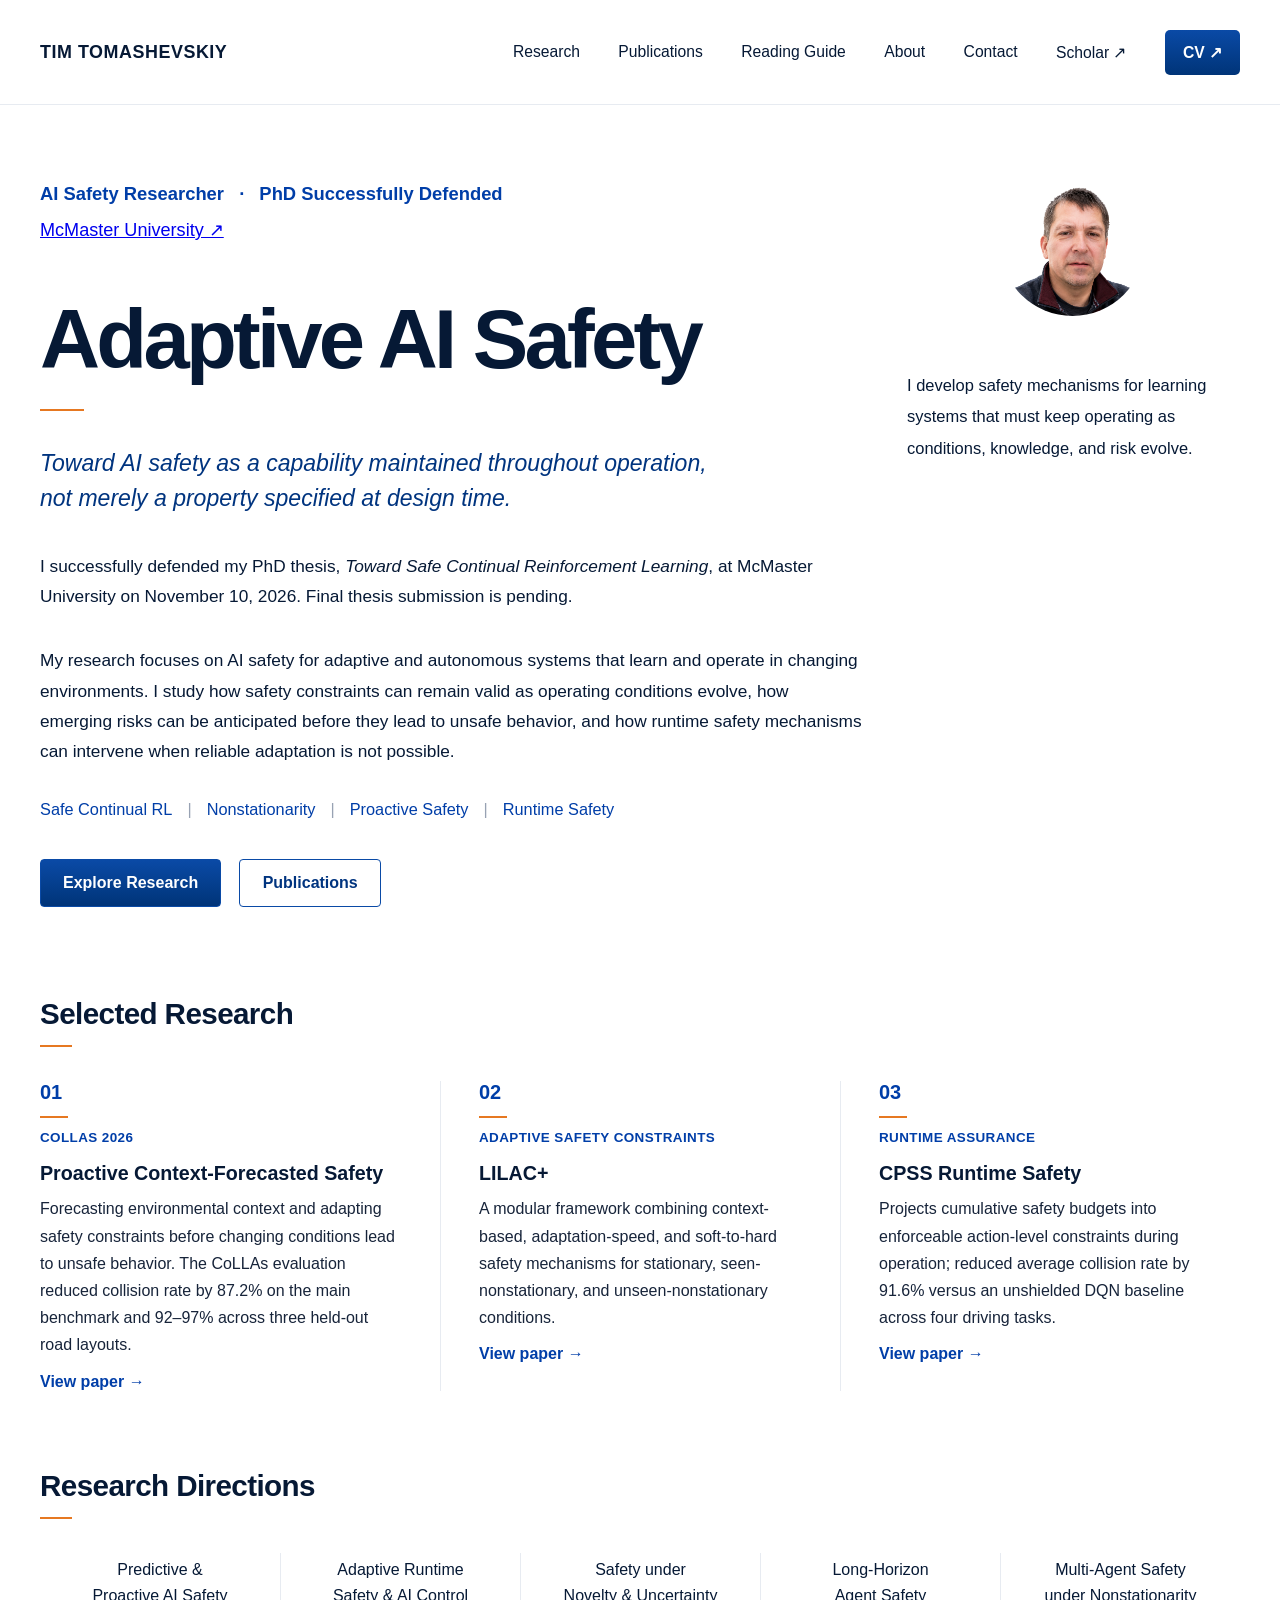
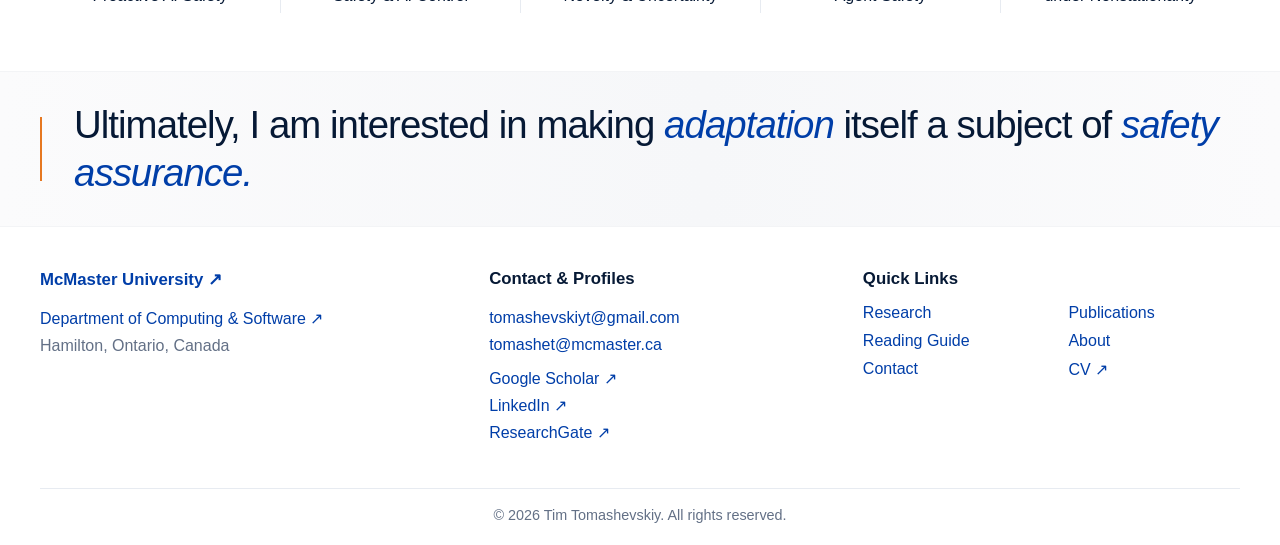
<file: index.html>
<!DOCTYPE html>

<html lang="en">
<head>
<meta charset="utf-8"/>
<meta content="width=device-width, initial-scale=1" name="viewport"/>
<meta content="Tim Tomashevskiy is an AI safety researcher at McMaster University working on safe continual RL, nonstationarity, adaptive safety constraints, and runtime safety." name="description"/>
<link href="https://tomashet.github.io/" rel="canonical"/>
<meta content="Tim Tomashevskiy | AI Safety Researcher &amp; Safe RL" property="og:title"/>
<meta content="Tim Tomashevskiy is an AI safety researcher at McMaster University working on safe continual RL, nonstationarity, adaptive safety constraints, and runtime safety." property="og:description"/>
<meta content="website" property="og:type"/>
<meta content="https://tomashet.github.io/" property="og:url"/>
<meta content="https://tomashet.github.io/assets/tim-portrait.png" property="og:image"/>
<link href="assets/tim-portrait.png" rel="icon" type="image/png"/>
<title>Tim Tomashevskiy | AI Safety Researcher &amp; Safe RL</title>
<link href="styles.css" rel="stylesheet"/>
</head>
<body>
<header class="site-header">
<div class="shell nav-wrap">
<a class="brand" href="index.html">TIM TOMASHEVSKIY</a>
<nav aria-label="Primary navigation" class="nav">
<a href="research.html">Research</a>
<a href="publications.html">Publications</a>
<a href="resources.html">Reading Guide</a>
<a href="about.html">About</a>
<a href="contact.html">Contact</a>
<a href="https://scholar.google.com/citations?user=U_OvFxQAAAAJ&hl=en" rel="noopener noreferrer" target="_blank">Scholar ↗</a>
<a class="cv-btn" href="cv.html" target="_blank" rel="noopener noreferrer">CV ↗</a>
</nav>
</div>
</header>
<main>
<section aria-labelledby="hero-title" class="hero shell">
<div class="hero-left">
<div class="eyebrow">AI Safety Researcher <span>·</span> PhD Successfully Defended</div>
<div class="affiliation"><a href="https://www.mcmaster.ca/" rel="noopener noreferrer" target="_blank">McMaster University ↗</a></div>
<h1 id="hero-title">Adaptive AI Safety</h1>
<div aria-hidden="true" class="accent-line"></div>
<p class="tagline">Toward AI safety as a capability maintained throughout operation,<br class="desktop-break"/> not merely a property specified at design time.</p>
<p class="lede">I successfully defended my PhD thesis, <em>Toward Safe Continual Reinforcement Learning</em>, at McMaster University on November 10, 2026. Final thesis submission is pending.</p>
<p class="lede">My research focuses on AI safety for adaptive and autonomous systems that learn and operate in changing environments. I study how safety constraints can remain valid as operating conditions evolve, how emerging risks can be anticipated before they lead to unsafe behavior, and how runtime safety mechanisms can intervene when reliable adaptation is not possible.</p>
<div aria-label="Research topics" class="topics">
<span>Safe Continual RL</span><span>Nonstationarity</span><span>Proactive Safety</span><span>Runtime Safety</span>
</div>
<div class="hero-actions">
<a class="btn primary" href="research.html">Explore Research</a>
<a class="btn" href="publications.html">Publications</a>

</div>
</div>
<aside aria-label="Research vision" class="hero-right">
<img alt="Tim Tomashevskiy" class="portrait" src="assets/tim-portrait.png"/>
<p class="goal">I develop safety mechanisms for learning systems that must keep operating as conditions, knowledge, and risk evolve.</p>
</aside>
</section>
<section aria-labelledby="selected-title" class="section shell">
<h2 id="selected-title">Selected Research</h2>
<div aria-hidden="true" class="section-line"></div>
<div class="research-grid">
<article class="research-item">
<div class="number">01</div>
<div aria-hidden="true" class="mini-line"></div>
<div class="research-meta">CoLLAs 2026</div>
<h3>Proactive Context-Forecasted Safety</h3>
<p>Forecasting environmental context and adapting safety constraints before changing conditions lead to unsafe behavior. The CoLLAs evaluation reduced collision rate by 87.2% on the main benchmark and 92–97% across three held-out road layouts.</p>
<a class="research-card-link" href="papers/proactive-context-forecasted-safety.html">View paper →</a>
</article>
<article class="research-item">
<div class="number">02</div>
<div aria-hidden="true" class="mini-line"></div>
<div class="research-meta">Adaptive safety constraints</div>
<h3>LILAC+</h3>
<p>A modular framework combining context-based, adaptation-speed, and soft-to-hard safety mechanisms for stationary, seen-nonstationary, and unseen-nonstationary conditions.</p>
<a class="research-card-link" href="papers/lilac-plus.html">View paper →</a>
</article>
<article class="research-item">
<div class="number">03</div>
<div aria-hidden="true" class="mini-line"></div>
<div class="research-meta">Runtime assurance</div>
<h3>CPSS Runtime Safety</h3>
<p>Projects cumulative safety budgets into enforceable action-level constraints during operation; reduced average collision rate by 91.6% versus an unshielded DQN baseline across four driving tasks.</p>
<a class="research-card-link" href="papers/cpss.html">View paper →</a>
</article>
</div>
</section>
<section aria-labelledby="directions-title" class="section shell directions">
<h2 id="directions-title">Research Directions</h2>
<div aria-hidden="true" class="section-line"></div>
<div class="directions-grid">
<div>Predictive &amp;<br/>Proactive AI Safety</div>
<div>Adaptive Runtime<br/>Safety &amp; AI Control</div>
<div>Safety under<br/>Novelty &amp; Uncertainty</div>
<div>Long-Horizon<br/>Agent Safety</div>
<div>Multi-Agent Safety<br/>under Nonstationarity</div>
</div>
</section>
<section class="vision-strip">
<div class="shell vision-inner">
<div aria-hidden="true" class="vision-rule"></div>
<p>Ultimately, I am interested in making<br class="mobile-break"/> <em>adaptation</em> itself a subject of <em>safety assurance.</em></p>
</div>
</section>
</main>
<footer class="site-footer">
<div class="shell footer-grid">
<div>
<h3><a class="footer-affiliation" href="https://www.mcmaster.ca/" rel="noopener noreferrer" target="_blank">McMaster University ↗</a></h3>
<p><a href="https://www.eng.mcmaster.ca/cas/" rel="noopener noreferrer" target="_blank">Department of Computing &amp; Software ↗</a><br/>Hamilton, Ontario, Canada</p>
</div>
<div>
<h3>Contact &amp; Profiles</h3>
<p><a href="mailto:tomashevskiyt@gmail.com">tomashevskiyt@gmail.com</a><br/><a href="mailto:tomashet@mcmaster.ca">tomashet@mcmaster.ca</a></p>
<p><a href="https://scholar.google.com/citations?user=U_OvFxQAAAAJ&hl=en" rel="noopener noreferrer" target="_blank">Google Scholar ↗</a><br/><a href="https://www.linkedin.com/in/tim-tomashevskiy/" rel="noopener noreferrer" target="_blank">LinkedIn ↗</a><br/><a href="https://www.researchgate.net/profile/Tim-Tomashevskiy" rel="noopener noreferrer" target="_blank">ResearchGate ↗</a></p>
</div>
<div>
<h3>Quick Links</h3>
<div class="footer-links">
<a href="research.html">Research</a>
<a href="publications.html">Publications</a>
<a href="resources.html">Reading Guide</a>
<a href="about.html">About</a>
<a href="contact.html">Contact</a>
<a href="cv.html" target="_blank" rel="noopener noreferrer">CV ↗</a>
</div>
</div>
</div>
<div class="shell copyright">© 2026 Tim Tomashevskiy. All rights reserved.</div>
</footer>
</body>
</html>
</file>
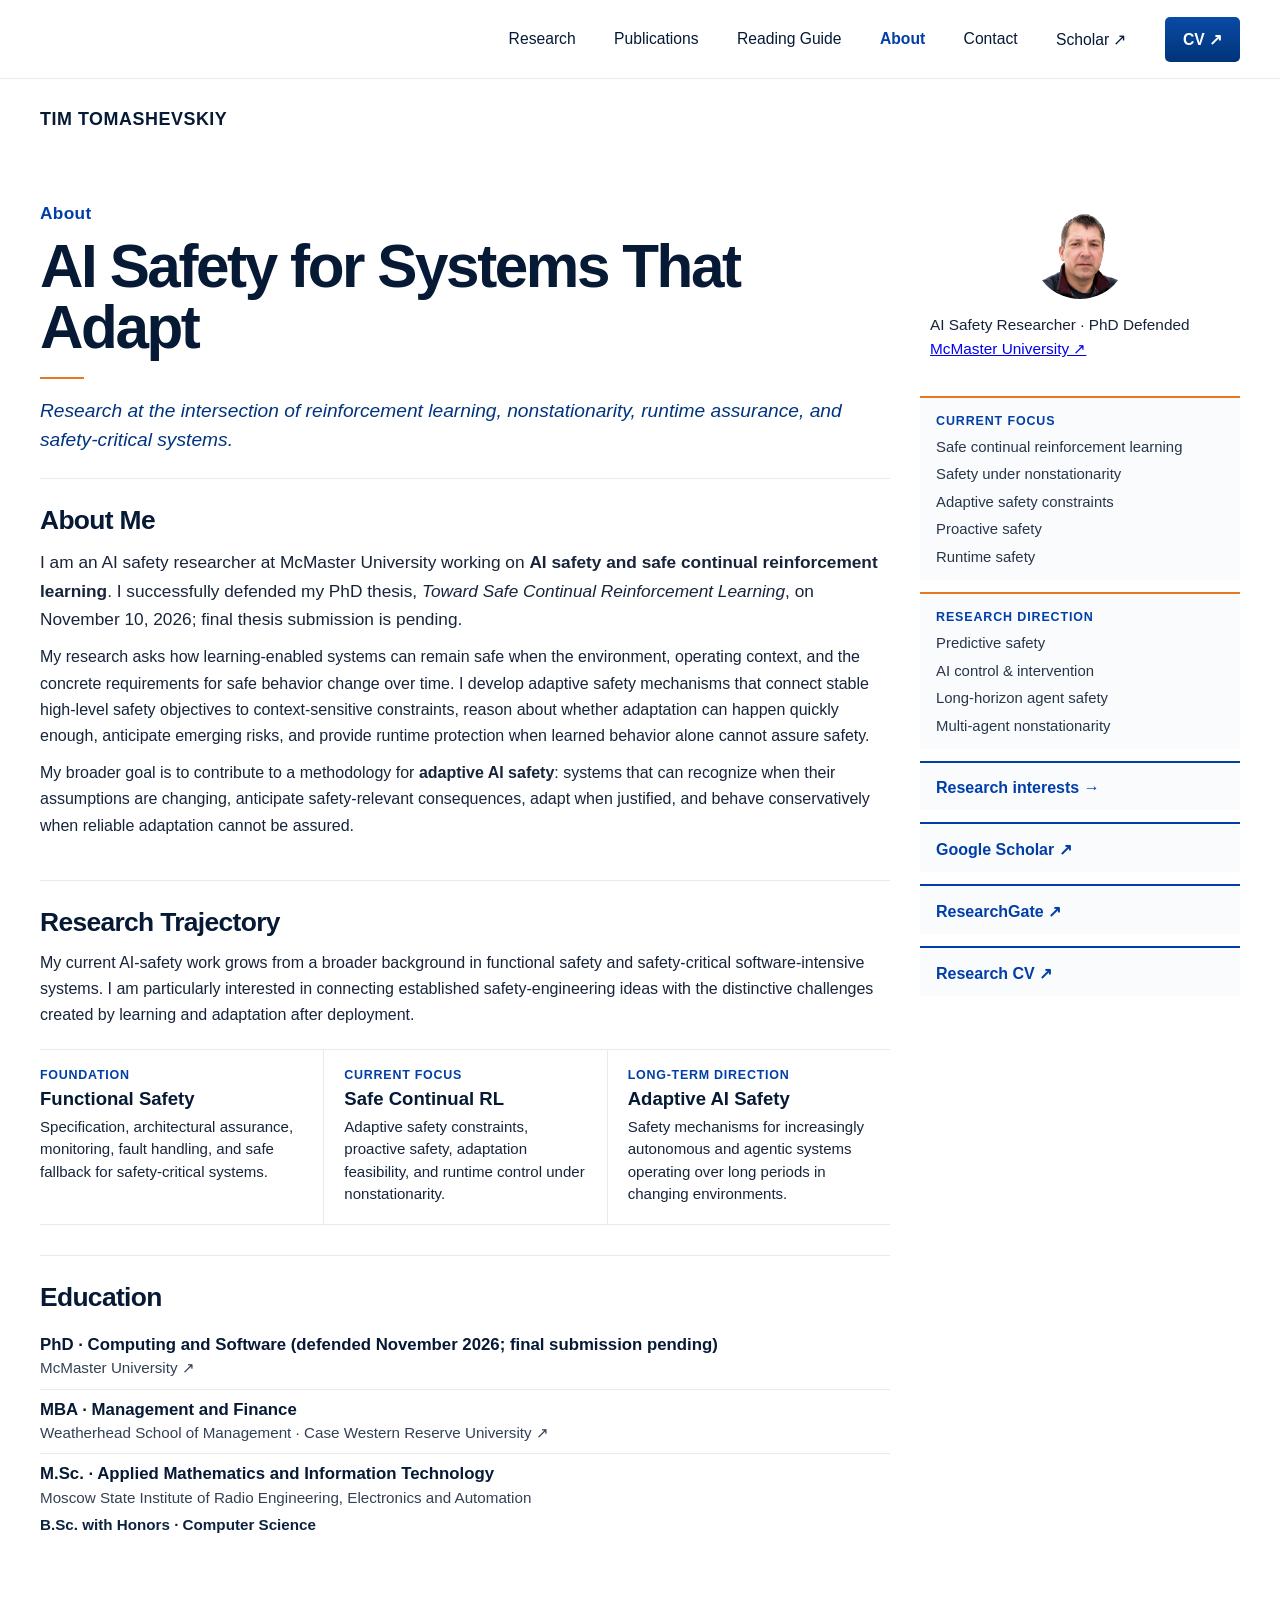
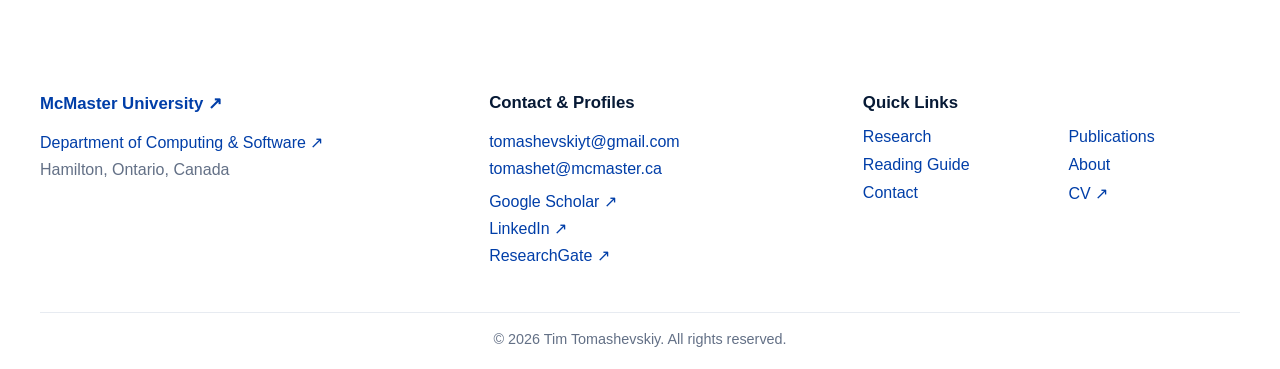
<file: about.html>
<!doctype html>
<html lang="en">
<head>
<meta charset="utf-8"/>
<meta content="width=device-width, initial-scale=1" name="viewport"/>
<meta content="About Tim Tomashevskiy, an AI safety researcher who successfully defended his PhD at McMaster University working on safe continual reinforcement learning and runtime safety." name="description"/>
<link href="https://tomashet.github.io/about.html" rel="canonical"/>
<meta content="Tim Tomashevskiy | AI Safety Researcher at McMaster" property="og:title"/>
<meta content="About Tim Tomashevskiy, an AI safety researcher who successfully defended his PhD at McMaster University working on safe continual reinforcement learning and runtime safety." property="og:description"/>
<meta content="website" property="og:type"/>
<meta content="https://tomashet.github.io/about.html" property="og:url"/>
<meta content="https://tomashet.github.io/assets/tim-portrait.png" property="og:image"/>
<link href="assets/tim-portrait.png" rel="icon" type="image/png"/>
<title>Tim Tomashevskiy | AI Safety Researcher at McMaster</title>
<link href="styles.css" rel="stylesheet"/>
<script type="application/ld+json">
{
  "@context": "https://schema.org",
  "@type": "ProfilePage",
  "url": "https://tomashet.github.io/about.html",
  "mainEntity": {
    "@type": "Person",
    "name": "Tim Tomashevskiy",
    "alternateName": [
      "Timofey Tomashevskiy",
      "Timothy Tomashevskiy"
    ],
    "url": "https://tomashet.github.io/",
    "image": "https://tomashet.github.io/assets/tim-portrait.png",
    "jobTitle": "AI Safety Researcher",
    "description": "AI safety researcher working on safe continual reinforcement learning, nonstationarity, adaptive safety constraints, and runtime safety.",
    "affiliation": {
      "@type": "CollegeOrUniversity",
      "name": "McMaster University",
      "url": "https://www.mcmaster.ca/"
    },
    "sameAs": [
      "https://scholar.google.com/citations?user=U_OvFxQAAAAJ&hl=en",
      "https://www.linkedin.com/in/tim-tomashevskiy/",
      "https://www.researchgate.net/profile/Tim-Tomashevskiy"
    ],
    "knowsAbout": [
      "AI safety",
      "safe reinforcement learning",
      "continual reinforcement learning",
      "nonstationarity",
      "adaptive safety constraints",
      "runtime safety"
    ]
  }
}
</script>
</head>
<body>
<header class="site-header research-site-header"><div class="shell nav-wrap research-nav-wrap"><nav aria-label="Primary navigation" class="nav">
<a href="research.html">Research</a>
<a href="publications.html">Publications</a>
<a href="resources.html">Reading Guide</a>
<a class="active" href="about.html">About</a>
<a href="contact.html">Contact</a>
<a href="https://scholar.google.com/citations?user=U_OvFxQAAAAJ&hl=en" rel="noopener noreferrer" target="_blank">Scholar ↗</a>
<a class="cv-btn" href="cv.html" target="_blank" rel="noopener noreferrer">CV ↗</a>
</nav></div></header>
<main><section class="secondary-page shell"><article class="secondary-main">
<div class="secondary-brand-row"><a class="brand" href="index.html">TIM TOMASHEVSKIY</a></div>
<header class="secondary-hero"><div class="research-kicker">About</div><h1 class="secondary-title">AI Safety for Systems That Adapt</h1><div class="accent-line"></div><p class="secondary-subtitle">Research at the intersection of reinforcement learning, nonstationarity, runtime assurance, and safety-critical systems.</p></header>
<section class="secondary-section"><h2>About Me</h2>
<p class="bio-lead">I am an AI safety researcher at McMaster University working on <strong>AI safety and safe continual reinforcement learning</strong>. I successfully defended my PhD thesis, <em>Toward Safe Continual Reinforcement Learning</em>, on November 10, 2026; final thesis submission is pending.</p>
<p>My research asks how learning-enabled systems can remain safe when the environment, operating context, and the concrete requirements for safe behavior change over time. I develop adaptive safety mechanisms that connect stable high-level safety objectives to context-sensitive constraints, reason about whether adaptation can happen quickly enough, anticipate emerging risks, and provide runtime protection when learned behavior alone cannot assure safety.</p>
<p>My broader goal is to contribute to a methodology for <strong>adaptive AI safety</strong>: systems that can recognize when their assumptions are changing, anticipate safety-relevant consequences, adapt when justified, and behave conservatively when reliable adaptation cannot be assured.</p>

</section>
<section class="secondary-section"><h2>Research Trajectory</h2>
<p>My current AI-safety work grows from a broader background in functional safety and safety-critical software-intensive systems. I am particularly interested in connecting established safety-engineering ideas with the distinctive challenges created by learning and adaptation after deployment.</p>
<div class="trajectory">
<div><div class="step">Foundation</div><h3><a class="trajectory-link" href="research.html#functional-safety">Functional Safety</a></h3><p>Specification, architectural assurance, monitoring, fault handling, and safe fallback for safety-critical systems.</p></div>
<div><div class="step">Current focus</div><h3><a class="trajectory-link" href="research.html#current-research">Safe Continual RL</a></h3><p>Adaptive safety constraints, proactive safety, adaptation feasibility, and runtime control under nonstationarity.</p></div>
<div><div class="step">Long-term direction</div><h3><a class="trajectory-link" href="research.html#adaptive-ai-safety">Adaptive AI Safety</a></h3><p>Safety mechanisms for increasingly autonomous and agentic systems operating over long periods in changing environments.</p></div>
</div>
</section>
<section class="secondary-section"><h2>Education</h2>
<div class="education-row"><div><h3>PhD · Computing and Software (defended November 2026; final submission pending)</h3><p><a href="https://www.mcmaster.ca/" rel="noopener noreferrer" target="_blank">McMaster University ↗</a></p></div></div>
<div class="education-row"><div><h3>MBA · Management and Finance</h3><p><a href="https://case.edu/weatherhead/" rel="noopener noreferrer" target="_blank">Weatherhead School of Management · Case Western Reserve University ↗</a></p></div></div>
<div class="education-row"><div><h3>M.Sc. · Applied Mathematics and Information Technology</h3><p>Moscow State Institute of Radio Engineering, Electronics and Automation</p><p class="education-subdegree"><strong>B.Sc. with Honors · Computer Science</strong></p></div></div>
<p class="muted-note"></p>
</section>

</article>
<aside class="secondary-rail">
<div class="secondary-profile"><img alt="Portrait of Tim Tomashevskiy" class="rail-portrait" src="assets/tim-portrait.png"/><p class="rail-goal">AI Safety Researcher · PhD Defended<br/><a href="https://www.mcmaster.ca/" rel="noopener noreferrer" target="_blank">McMaster University ↗</a></p></div>
<div class="rail-card rail-topic-card"><div class="rail-label">Current focus</div><p><a href="research.html#current-research">Safe continual reinforcement learning</a></p><p><a href="research.html#current-research">Safety under nonstationarity</a></p><p><a href="research.html#adaptive-safety-constraints">Adaptive safety constraints</a></p><p><a href="research.html#proactive-safety">Proactive safety</a></p><p><a href="research.html#runtime-safety">Runtime safety</a></p></div>
<div class="rail-card rail-topic-card"><div class="rail-label">Research direction</div><p><a href="research.html#predictive-safety">Predictive safety</a></p><p><a href="research.html#runtime-safety">AI control &amp; intervention</a></p><p><a href="research.html#long-horizon-safety">Long-horizon agent safety</a></p><p><a href="research.html#multi-agent-safety">Multi-agent nonstationarity</a></p></div>
<div class="rail-card rail-link-card"><a href="research.html">Research interests →</a></div>
<div class="rail-card rail-link-card"><a href="https://scholar.google.com/citations?user=U_OvFxQAAAAJ&hl=en" rel="noopener noreferrer" target="_blank">Google Scholar ↗</a></div>
<div class="rail-card rail-link-card"><a href="https://www.researchgate.net/profile/Tim-Tomashevskiy" rel="noopener noreferrer" target="_blank">ResearchGate ↗</a></div>
<div class="rail-card rail-link-card"><a href="cv.html" target="_blank" rel="noopener noreferrer">Research CV ↗</a></div>
</aside></section></main>
<footer class="site-footer">
<div class="shell footer-grid">
<div>
<h3><a class="footer-affiliation" href="https://www.mcmaster.ca/" rel="noopener noreferrer" target="_blank">McMaster University ↗</a></h3>
<p><a href="https://www.eng.mcmaster.ca/cas/" rel="noopener noreferrer" target="_blank">Department of Computing &amp; Software ↗</a><br/>Hamilton, Ontario, Canada</p>
</div>
<div>
<h3>Contact &amp; Profiles</h3>
<p><a href="mailto:tomashevskiyt@gmail.com">tomashevskiyt@gmail.com</a><br/><a href="mailto:tomashet@mcmaster.ca">tomashet@mcmaster.ca</a></p>
<p><a href="https://scholar.google.com/citations?user=U_OvFxQAAAAJ&hl=en" rel="noopener noreferrer" target="_blank">Google Scholar ↗</a><br/><a href="https://www.linkedin.com/in/tim-tomashevskiy/" rel="noopener noreferrer" target="_blank">LinkedIn ↗</a><br/><a href="https://www.researchgate.net/profile/Tim-Tomashevskiy" rel="noopener noreferrer" target="_blank">ResearchGate ↗</a></p>
</div>
<div>
<h3>Quick Links</h3>
<div class="footer-links">
<a href="research.html">Research</a>
<a href="publications.html">Publications</a>
<a href="resources.html">Reading Guide</a>
<a href="about.html">About</a>
<a href="contact.html">Contact</a>
<a href="cv.html" target="_blank" rel="noopener noreferrer">CV ↗</a>
</div>
</div>
</div>
<div class="shell copyright">© 2026 Tim Tomashevskiy. All rights reserved.</div>
</footer>
</body></html>
</file>
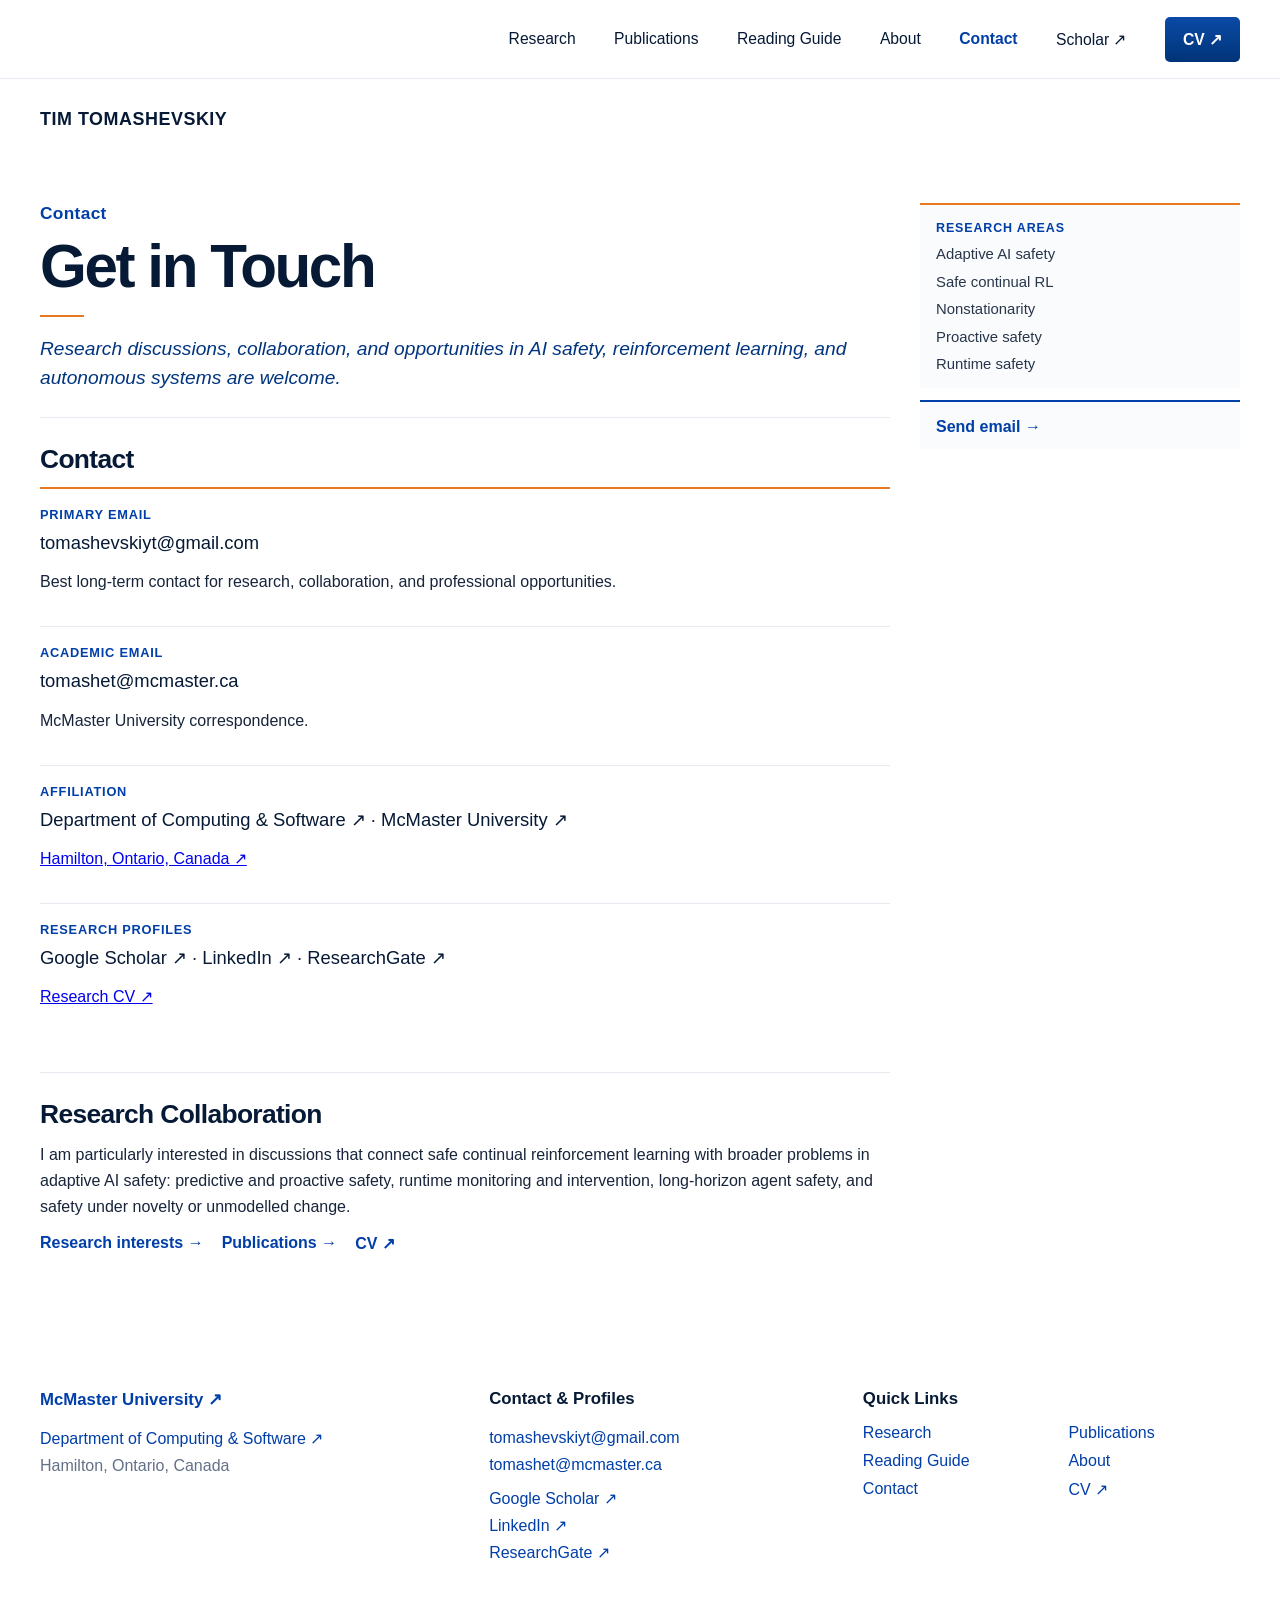
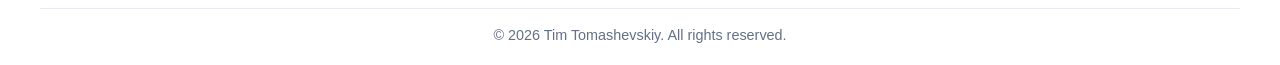
<file: contact.html>
<!DOCTYPE html>

<html lang="en">
<head>
<meta charset="utf-8"/>
<meta content="width=device-width, initial-scale=1" name="viewport"/>
<meta content="Contact Tim Tomashevskiy, AI safety researcher who successfully defended his PhD at McMaster University." name="description"/>
<link href="https://tomashet.github.io/contact.html" rel="canonical"/>
<meta content="Contact — Tim Tomashevskiy" property="og:title"/>
<meta content="Contact Tim Tomashevskiy, AI safety researcher who successfully defended his PhD at McMaster University." property="og:description"/>
<meta content="website" property="og:type"/>
<meta content="https://tomashet.github.io/contact.html" property="og:url"/>
<meta content="https://tomashet.github.io/assets/tim-portrait.png" property="og:image"/>
<link href="assets/tim-portrait.png" rel="icon" type="image/png"/>
<title>Contact — Tim Tomashevskiy</title>
<link href="styles.css" rel="stylesheet"/>
</head>
<body>
<header class="site-header research-site-header"><div class="shell nav-wrap research-nav-wrap"><nav aria-label="Primary navigation" class="nav">
<a href="research.html">Research</a>
<a href="publications.html">Publications</a>
<a href="resources.html">Reading Guide</a>
<a href="about.html">About</a>
<a class="active" href="contact.html">Contact</a>
<a href="https://scholar.google.com/citations?user=U_OvFxQAAAAJ&hl=en" rel="noopener noreferrer" target="_blank">Scholar ↗</a>
<a class="cv-btn" href="cv.html" target="_blank" rel="noopener noreferrer">CV ↗</a>
</nav></div></header>
<main><section class="secondary-page shell"><article class="secondary-main">
<div class="secondary-brand-row"><a class="brand" href="index.html">TIM TOMASHEVSKIY</a></div>
<header class="secondary-hero"><div class="research-kicker">Contact</div><h1 class="secondary-title">Get in Touch</h1><div class="accent-line"></div><p class="secondary-subtitle">Research discussions, collaboration, and opportunities in AI safety, reinforcement learning, and autonomous systems are welcome.</p></header>
<section class="secondary-section"><h2>Contact</h2>
<div class="contact-card"><div class="contact-label">Primary email</div><p class="contact-value"><a href="mailto:tomashevskiyt@gmail.com">tomashevskiyt@gmail.com</a></p><p>Best long-term contact for research, collaboration, and professional opportunities.</p></div>
<div class="contact-card"><div class="contact-label">Academic email</div><p class="contact-value"><a href="mailto:tomashet@mcmaster.ca">tomashet@mcmaster.ca</a></p><p>McMaster University correspondence.</p></div>
<div class="contact-card"><div class="contact-label">Affiliation</div><p class="contact-value"><a href="https://www.eng.mcmaster.ca/cas/" rel="noopener noreferrer" target="_blank">Department of Computing &amp; Software ↗</a> · <a href="https://www.mcmaster.ca/" rel="noopener noreferrer" target="_blank">McMaster University ↗</a></p><p><a href="https://www.hamilton.ca/" rel="noopener noreferrer" target="_blank">Hamilton, Ontario, Canada ↗</a></p></div>
<div class="contact-card"><div class="contact-label">Research profiles</div><p class="contact-value"><a href="https://scholar.google.com/citations?user=U_OvFxQAAAAJ&hl=en" rel="noopener noreferrer" target="_blank">Google Scholar ↗</a> · <a href="https://www.linkedin.com/in/tim-tomashevskiy/" rel="noopener noreferrer" target="_blank">LinkedIn ↗</a> · <a href="https://www.researchgate.net/profile/Tim-Tomashevskiy" rel="noopener noreferrer" target="_blank">ResearchGate ↗</a></p><p><a href="cv.html" target="_blank" rel="noopener noreferrer">Research CV ↗</a></p></div>
</section>
<section class="secondary-section"><h2>Research Collaboration</h2>
<p>I am particularly interested in discussions that connect safe continual reinforcement learning with broader problems in adaptive AI safety: predictive and proactive safety, runtime monitoring and intervention, long-horizon agent safety, and safety under novelty or unmodelled change.</p>
<div class="inline-links"><a href="research.html">Research interests →</a><a href="publications.html">Publications →</a><a href="cv.html" target="_blank" rel="noopener noreferrer">CV ↗</a></div>
</section>
</article>
<aside class="secondary-rail">
<div class="rail-card rail-topic-card"><div class="rail-label">Research areas</div><p><a href="research.html#adaptive-ai-safety">Adaptive AI safety</a></p><p><a href="research.html#current-research">Safe continual RL</a></p><p><a href="research.html#current-research">Nonstationarity</a></p><p><a href="research.html#proactive-safety">Proactive safety</a></p><p><a href="research.html#runtime-safety">Runtime safety</a></p></div>
<div class="rail-card rail-link-card"><a href="mailto:tomashevskiyt@gmail.com">Send email →</a></div>
</aside></section></main>
<footer class="site-footer">
<div class="shell footer-grid">
<div>
<h3><a class="footer-affiliation" href="https://www.mcmaster.ca/" rel="noopener noreferrer" target="_blank">McMaster University ↗</a></h3>
<p><a href="https://www.eng.mcmaster.ca/cas/" rel="noopener noreferrer" target="_blank">Department of Computing &amp; Software ↗</a><br/>Hamilton, Ontario, Canada</p>
</div>
<div>
<h3>Contact &amp; Profiles</h3>
<p><a href="mailto:tomashevskiyt@gmail.com">tomashevskiyt@gmail.com</a><br/><a href="mailto:tomashet@mcmaster.ca">tomashet@mcmaster.ca</a></p>
<p><a href="https://scholar.google.com/citations?user=U_OvFxQAAAAJ&hl=en" rel="noopener noreferrer" target="_blank">Google Scholar ↗</a><br/><a href="https://www.linkedin.com/in/tim-tomashevskiy/" rel="noopener noreferrer" target="_blank">LinkedIn ↗</a><br/><a href="https://www.researchgate.net/profile/Tim-Tomashevskiy" rel="noopener noreferrer" target="_blank">ResearchGate ↗</a></p>
</div>
<div>
<h3>Quick Links</h3>
<div class="footer-links">
<a href="research.html">Research</a>
<a href="publications.html">Publications</a>
<a href="resources.html">Reading Guide</a>
<a href="about.html">About</a>
<a href="contact.html">Contact</a>
<a href="cv.html" target="_blank" rel="noopener noreferrer">CV ↗</a>
</div>
</div>
</div>
<div class="shell copyright">© 2026 Tim Tomashevskiy. All rights reserved.</div>
</footer>
</body></html>
</file>
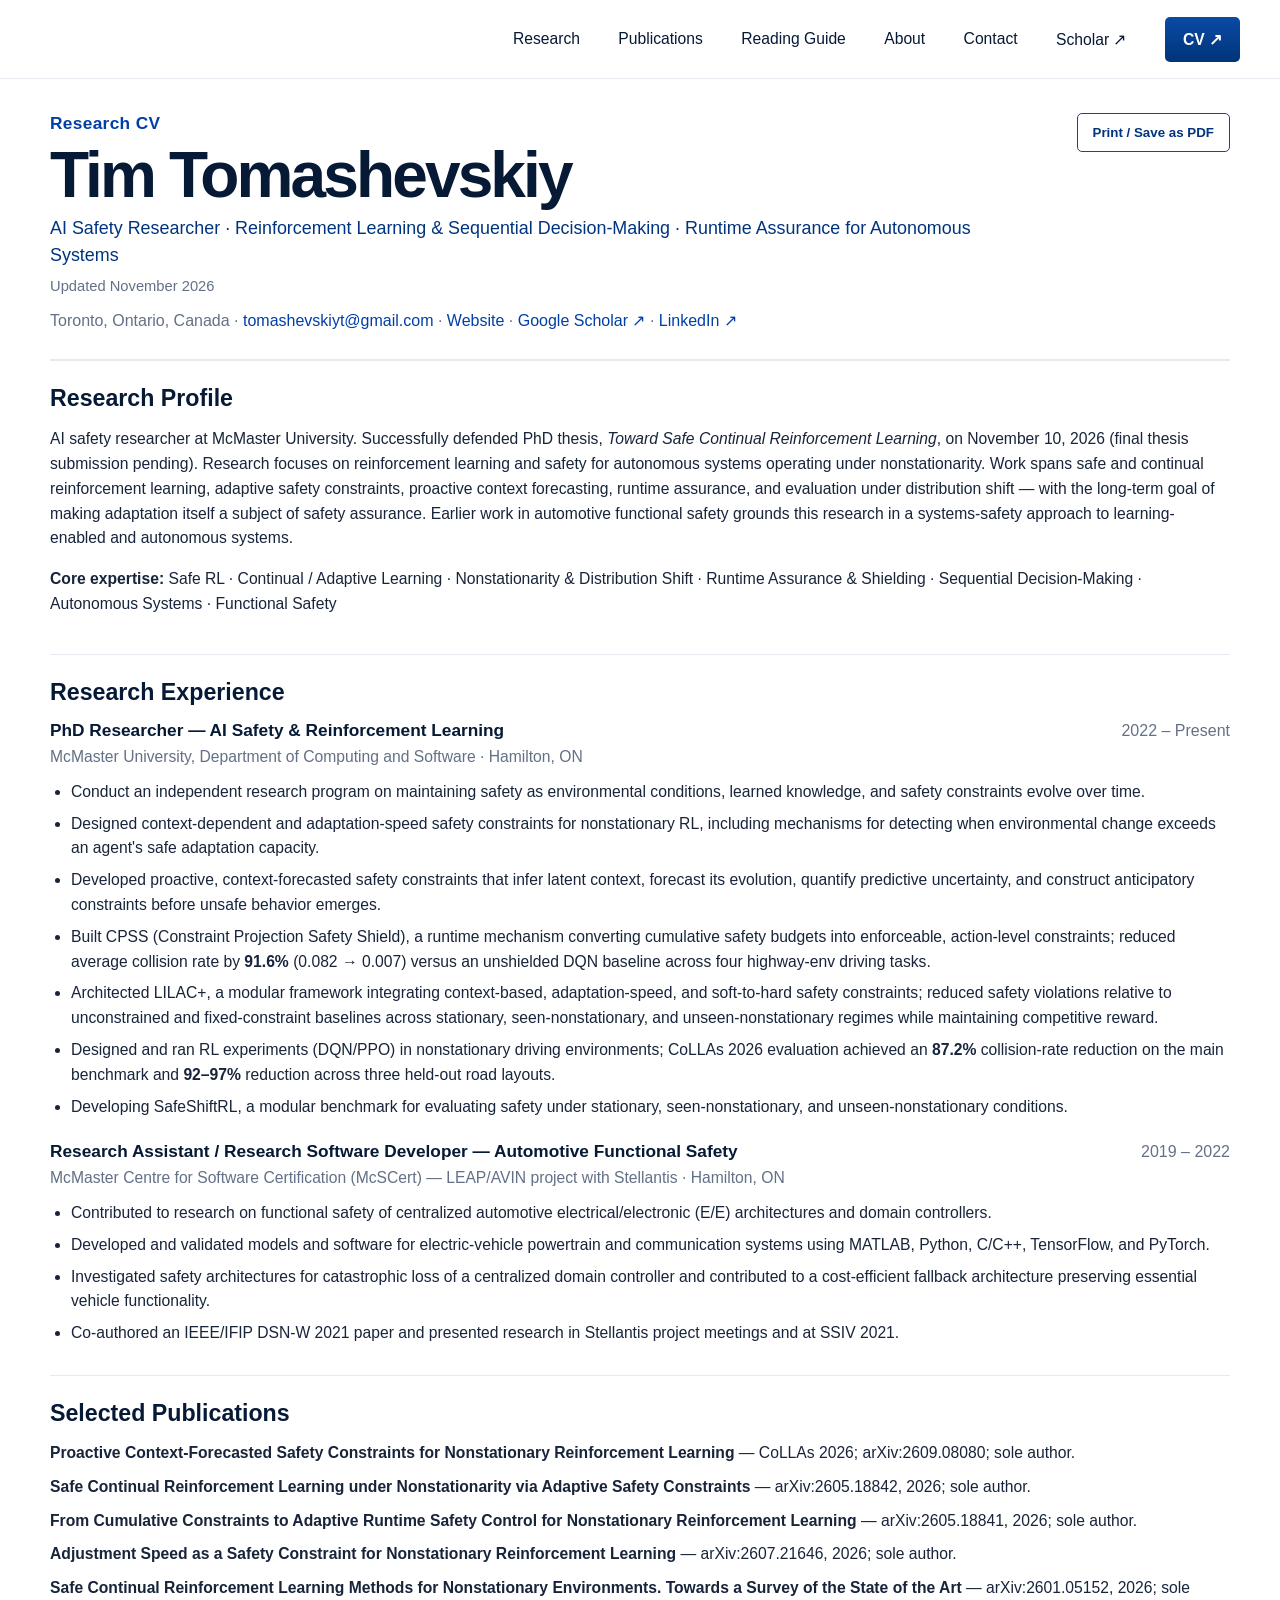
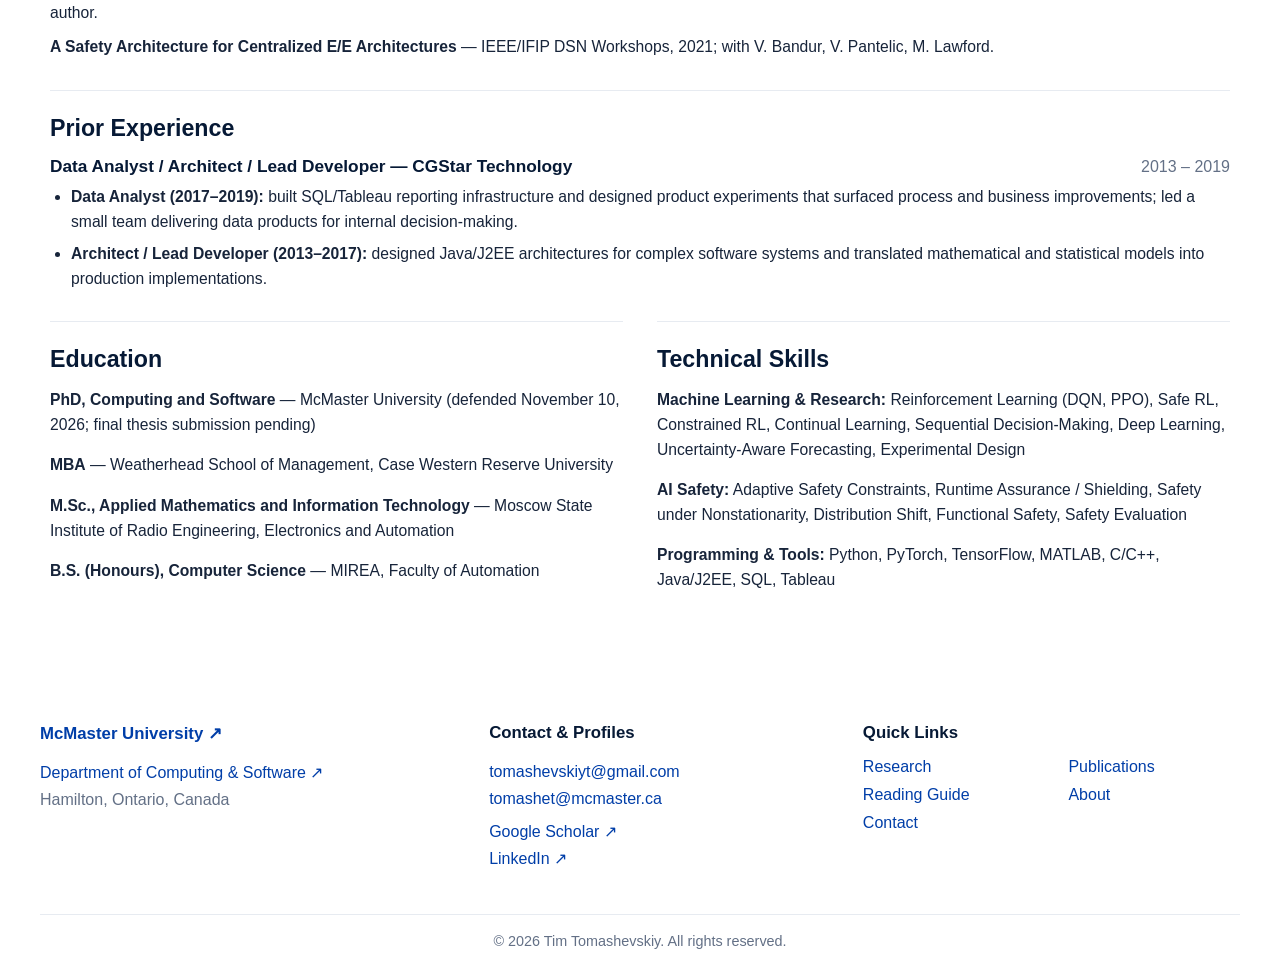
<file: cv.html>
<!DOCTYPE html>
<html lang="en">
<head>
<meta charset="utf-8"/>
<meta content="width=device-width, initial-scale=1" name="viewport"/>
<meta content="Research CV of Tim Tomashevskiy, AI safety researcher who successfully defended his PhD at McMaster University." name="description"/>
<link href="https://tomashet.github.io/cv.html" rel="canonical"/>
<meta content="Research CV — Tim Tomashevskiy" property="og:title"/>
<meta content="AI safety researcher specializing in safe and continual reinforcement learning, runtime assurance, and safety under nonstationarity." property="og:description"/>
<meta content="website" property="og:type"/>
<meta content="https://tomashet.github.io/cv.html" property="og:url"/>
<meta content="https://tomashet.github.io/assets/tim-portrait.png" property="og:image"/>
<link href="assets/tim-portrait.png" rel="icon" type="image/png"/>
<title>Research CV — Tim Tomashevskiy</title>
<link href="styles.css" rel="stylesheet"/>
</head>
<body>
<header class="site-header research-site-header">
<div class="shell nav-wrap research-nav-wrap">
<nav aria-label="Primary navigation" class="nav">
<a href="research.html">Research</a>
<a href="publications.html">Publications</a>
<a href="resources.html">Reading Guide</a>
<a href="about.html">About</a>
<a href="contact.html">Contact</a>
<a href="https://scholar.google.com/citations?user=U_OvFxQAAAAJ&hl=en" rel="noopener noreferrer" target="_blank">Scholar ↗</a>
<a class="cv-btn active" href="cv.html" target="_blank" rel="noopener noreferrer">CV ↗</a>
</nav>
</div>
</header>
<main>
<section class="cv-page shell">
<header class="cv-hero">
<div>
<div class="research-kicker">Research CV</div>
<h1 class="cv-name">Tim Tomashevskiy</h1>
<p class="cv-tagline">AI Safety Researcher · Reinforcement Learning &amp; Sequential Decision-Making · Runtime Assurance for Autonomous Systems</p>
<p class="cv-updated">Updated November 2026</p>
<p class="cv-contact">Toronto, Ontario, Canada · <a href="mailto:tomashevskiyt@gmail.com">tomashevskiyt@gmail.com</a> · <a href="index.html">Website</a> · <a href="https://scholar.google.com/citations?user=U_OvFxQAAAAJ&hl=en" rel="noopener noreferrer" target="_blank">Google Scholar ↗</a> · <a href="https://www.linkedin.com/in/tim-tomashevskiy/" rel="noopener noreferrer" target="_blank">LinkedIn ↗</a></p>
</div>
<button class="print-btn" type="button" onclick="window.print()">Print / Save as PDF</button>
</header>

<section class="cv-section">
<h2>Research Profile</h2>
<p>AI safety researcher at McMaster University. Successfully defended PhD thesis, <em>Toward Safe Continual Reinforcement Learning</em>, on November 10, 2026 (final thesis submission pending). Research focuses on reinforcement learning and safety for autonomous systems operating under nonstationarity. Work spans safe and continual reinforcement learning, adaptive safety constraints, proactive context forecasting, runtime assurance, and evaluation under distribution shift — with the long-term goal of making adaptation itself a subject of safety assurance. Earlier work in automotive functional safety grounds this research in a systems-safety approach to learning-enabled and autonomous systems.</p>
<p><strong>Core expertise:</strong> Safe RL · Continual / Adaptive Learning · Nonstationarity &amp; Distribution Shift · Runtime Assurance &amp; Shielding · Sequential Decision-Making · Autonomous Systems · Functional Safety</p>
</section>

<section class="cv-section">
<h2>Research Experience</h2>
<div class="cv-role">
<div class="cv-role-head"><h3>PhD Researcher — AI Safety &amp; Reinforcement Learning</h3><span>2022 – Present</span></div>
<p class="cv-org">McMaster University, Department of Computing and Software · Hamilton, ON</p>
<ul>
<li>Conduct an independent research program on maintaining safety as environmental conditions, learned knowledge, and safety constraints evolve over time.</li>
<li>Designed context-dependent and adaptation-speed safety constraints for nonstationary RL, including mechanisms for detecting when environmental change exceeds an agent's safe adaptation capacity.</li>
<li>Developed proactive, context-forecasted safety constraints that infer latent context, forecast its evolution, quantify predictive uncertainty, and construct anticipatory constraints before unsafe behavior emerges.</li>
<li>Built CPSS (Constraint Projection Safety Shield), a runtime mechanism converting cumulative safety budgets into enforceable, action-level constraints; reduced average collision rate by <strong>91.6%</strong> (0.082 → 0.007) versus an unshielded DQN baseline across four highway-env driving tasks.</li>
<li>Architected LILAC+, a modular framework integrating context-based, adaptation-speed, and soft-to-hard safety constraints; reduced safety violations relative to unconstrained and fixed-constraint baselines across stationary, seen-nonstationary, and unseen-nonstationary regimes while maintaining competitive reward.</li>
<li>Designed and ran RL experiments (DQN/PPO) in nonstationary driving environments; CoLLAs 2026 evaluation achieved an <strong>87.2%</strong> collision-rate reduction on the main benchmark and <strong>92–97%</strong> reduction across three held-out road layouts.</li>
<li>Developing SafeShiftRL, a modular benchmark for evaluating safety under stationary, seen-nonstationary, and unseen-nonstationary conditions.</li>
</ul>
</div>

<div class="cv-role">
<div class="cv-role-head"><h3>Research Assistant / Research Software Developer — Automotive Functional Safety</h3><span>2019 – 2022</span></div>
<p class="cv-org">McMaster Centre for Software Certification (McSCert) — LEAP/AVIN project with Stellantis · Hamilton, ON</p>
<ul>
<li>Contributed to research on functional safety of centralized automotive electrical/electronic (E/E) architectures and domain controllers.</li>
<li>Developed and validated models and software for electric-vehicle powertrain and communication systems using MATLAB, Python, C/C++, TensorFlow, and PyTorch.</li>
<li>Investigated safety architectures for catastrophic loss of a centralized domain controller and contributed to a cost-efficient fallback architecture preserving essential vehicle functionality.</li>
<li>Co-authored an IEEE/IFIP DSN-W 2021 paper and presented research in Stellantis project meetings and at SSIV 2021.</li>
</ul>
</div>
</section>

<section class="cv-section">
<h2>Selected Publications</h2>
<ul class="cv-publications">
<li><strong>Proactive Context-Forecasted Safety Constraints for Nonstationary Reinforcement Learning</strong> — CoLLAs 2026; arXiv:2609.08080; sole author.</li>
<li><strong>Safe Continual Reinforcement Learning under Nonstationarity via Adaptive Safety Constraints</strong> — arXiv:2605.18842, 2026; sole author.</li>
<li><strong>From Cumulative Constraints to Adaptive Runtime Safety Control for Nonstationary Reinforcement Learning</strong> — arXiv:2605.18841, 2026; sole author.</li>
<li><strong>Adjustment Speed as a Safety Constraint for Nonstationary Reinforcement Learning</strong> — arXiv:2607.21646, 2026; sole author.</li>
<li><strong>Safe Continual Reinforcement Learning Methods for Nonstationary Environments. Towards a Survey of the State of the Art</strong> — arXiv:2601.05152, 2026; sole author.</li>
<li><strong>A Safety Architecture for Centralized E/E Architectures</strong> — IEEE/IFIP DSN Workshops, 2021; with V. Bandur, V. Pantelic, M. Lawford.</li>
</ul>
</section>

<section class="cv-section">
<h2>Prior Experience</h2>
<div class="cv-role">
<div class="cv-role-head"><h3>Data Analyst / Architect / Lead Developer — CGStar Technology</h3><span>2013 – 2019</span></div>
<ul>
<li><strong>Data Analyst (2017–2019):</strong> built SQL/Tableau reporting infrastructure and designed product experiments that surfaced process and business improvements; led a small team delivering data products for internal decision-making.</li>
<li><strong>Architect / Lead Developer (2013–2017):</strong> designed Java/J2EE architectures for complex software systems and translated mathematical and statistical models into production implementations.</li>
</ul>
</div>
</section>

<div class="cv-two-col">
<section class="cv-section">
<h2>Education</h2>
<p><strong>PhD, Computing and Software</strong> — McMaster University (defended November 10, 2026; final thesis submission pending)</p>
<p><strong>MBA</strong> — Weatherhead School of Management, Case Western Reserve University</p>
<p><strong>M.Sc., Applied Mathematics and Information Technology</strong> — Moscow State Institute of Radio Engineering, Electronics and Automation</p>
<p><strong>B.S. (Honours), Computer Science</strong> — MIREA, Faculty of Automation</p>
</section>
<section class="cv-section">
<h2>Technical Skills</h2>
<p><strong>Machine Learning &amp; Research:</strong> Reinforcement Learning (DQN, PPO), Safe RL, Constrained RL, Continual Learning, Sequential Decision-Making, Deep Learning, Uncertainty-Aware Forecasting, Experimental Design</p>
<p><strong>AI Safety:</strong> Adaptive Safety Constraints, Runtime Assurance / Shielding, Safety under Nonstationarity, Distribution Shift, Functional Safety, Safety Evaluation</p>
<p><strong>Programming &amp; Tools:</strong> Python, PyTorch, TensorFlow, MATLAB, C/C++, Java/J2EE, SQL, Tableau</p>
</section>
</div>
</section>
</main>
<footer class="site-footer">
<div class="shell footer-grid">
<div>
<h3><a class="footer-affiliation" href="https://www.mcmaster.ca/" rel="noopener noreferrer" target="_blank">McMaster University ↗</a></h3>
<p><a href="https://www.eng.mcmaster.ca/cas/" rel="noopener noreferrer" target="_blank">Department of Computing &amp; Software ↗</a><br/>Hamilton, Ontario, Canada</p>
</div>
<div><h3>Contact &amp; Profiles</h3><p><a href="mailto:tomashevskiyt@gmail.com">tomashevskiyt@gmail.com</a><br/><a href="mailto:tomashet@mcmaster.ca">tomashet@mcmaster.ca</a></p><p><a href="https://scholar.google.com/citations?user=U_OvFxQAAAAJ&hl=en" rel="noopener noreferrer" target="_blank">Google Scholar ↗</a><br/><a href="https://www.linkedin.com/in/tim-tomashevskiy/" rel="noopener noreferrer" target="_blank">LinkedIn ↗</a></p></div>
<div><h3>Quick Links</h3><div class="footer-links"><a href="research.html">Research</a><a href="publications.html">Publications</a><a href="resources.html">Reading Guide</a><a href="about.html">About</a><a href="contact.html">Contact</a></div></div>
</div>
<div class="shell copyright">© 2026 Tim Tomashevskiy. All rights reserved.</div>
</footer>
</body>
</html>
</file>
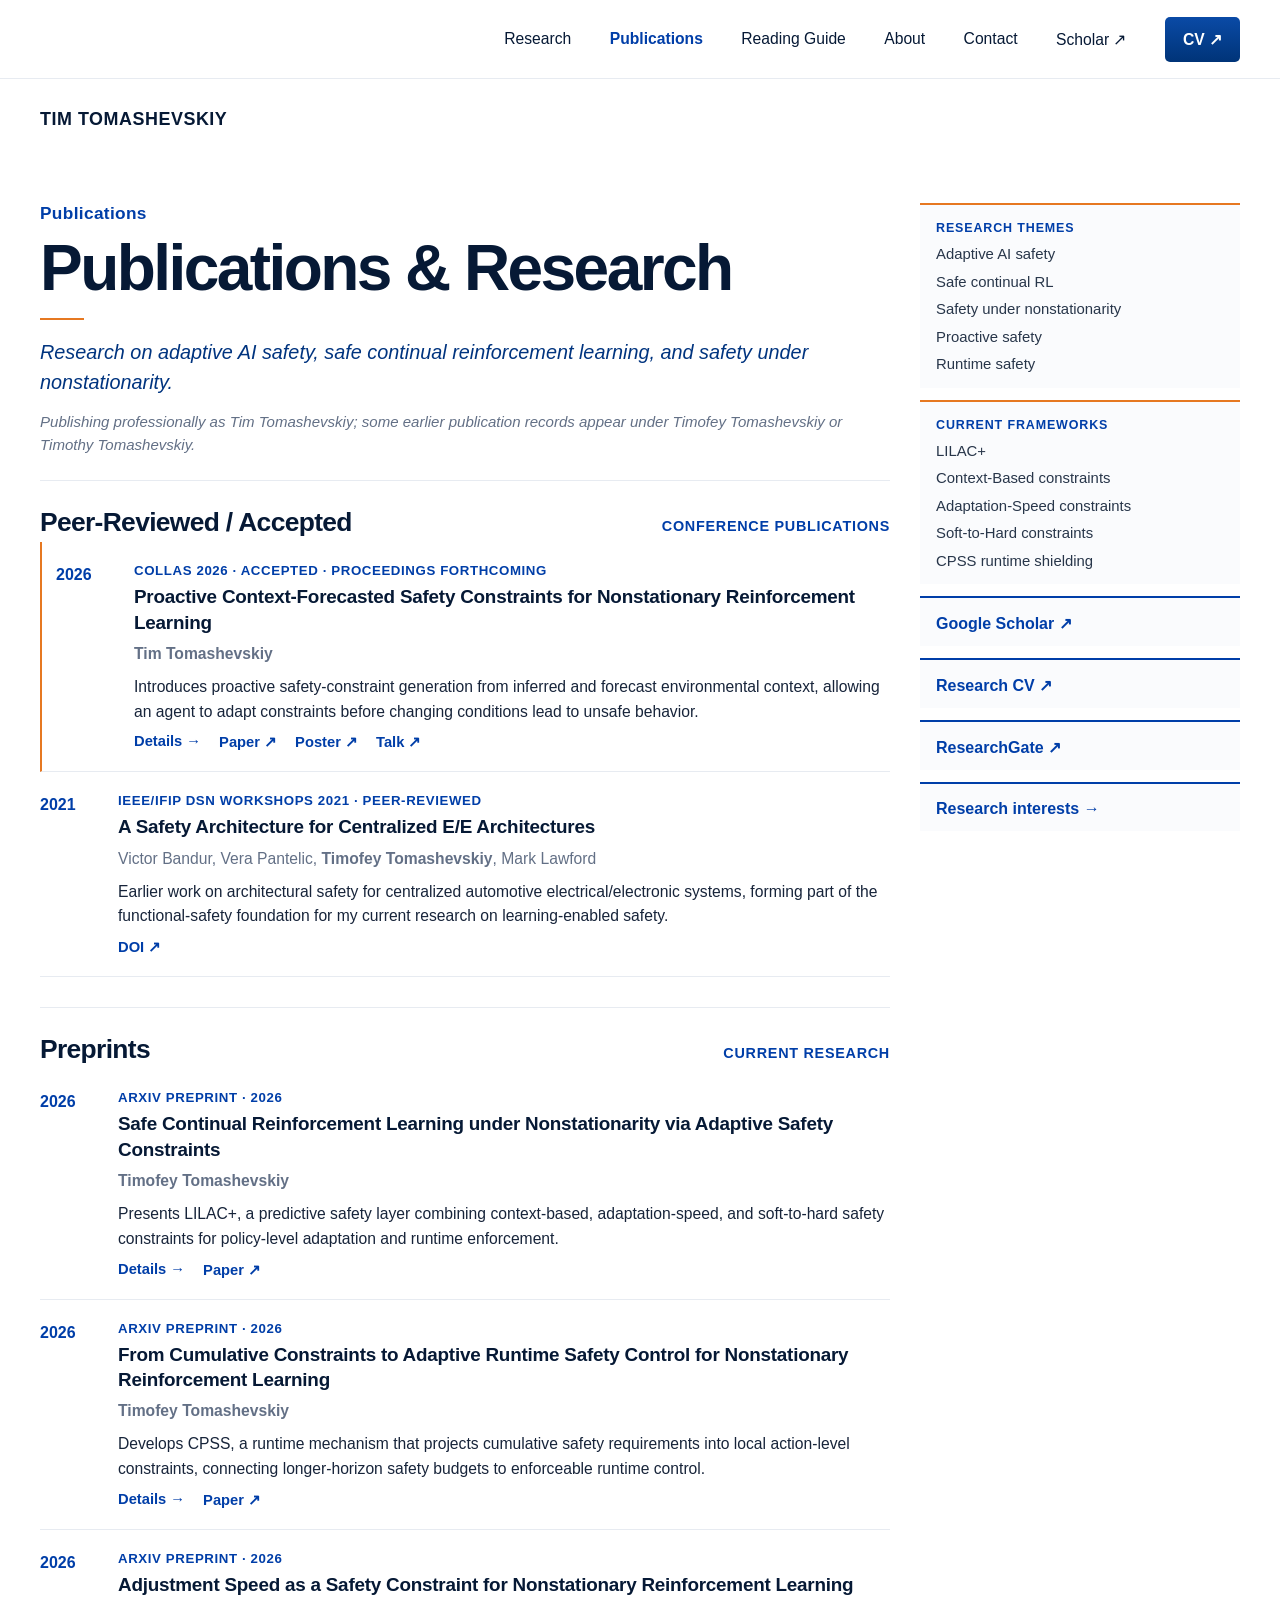
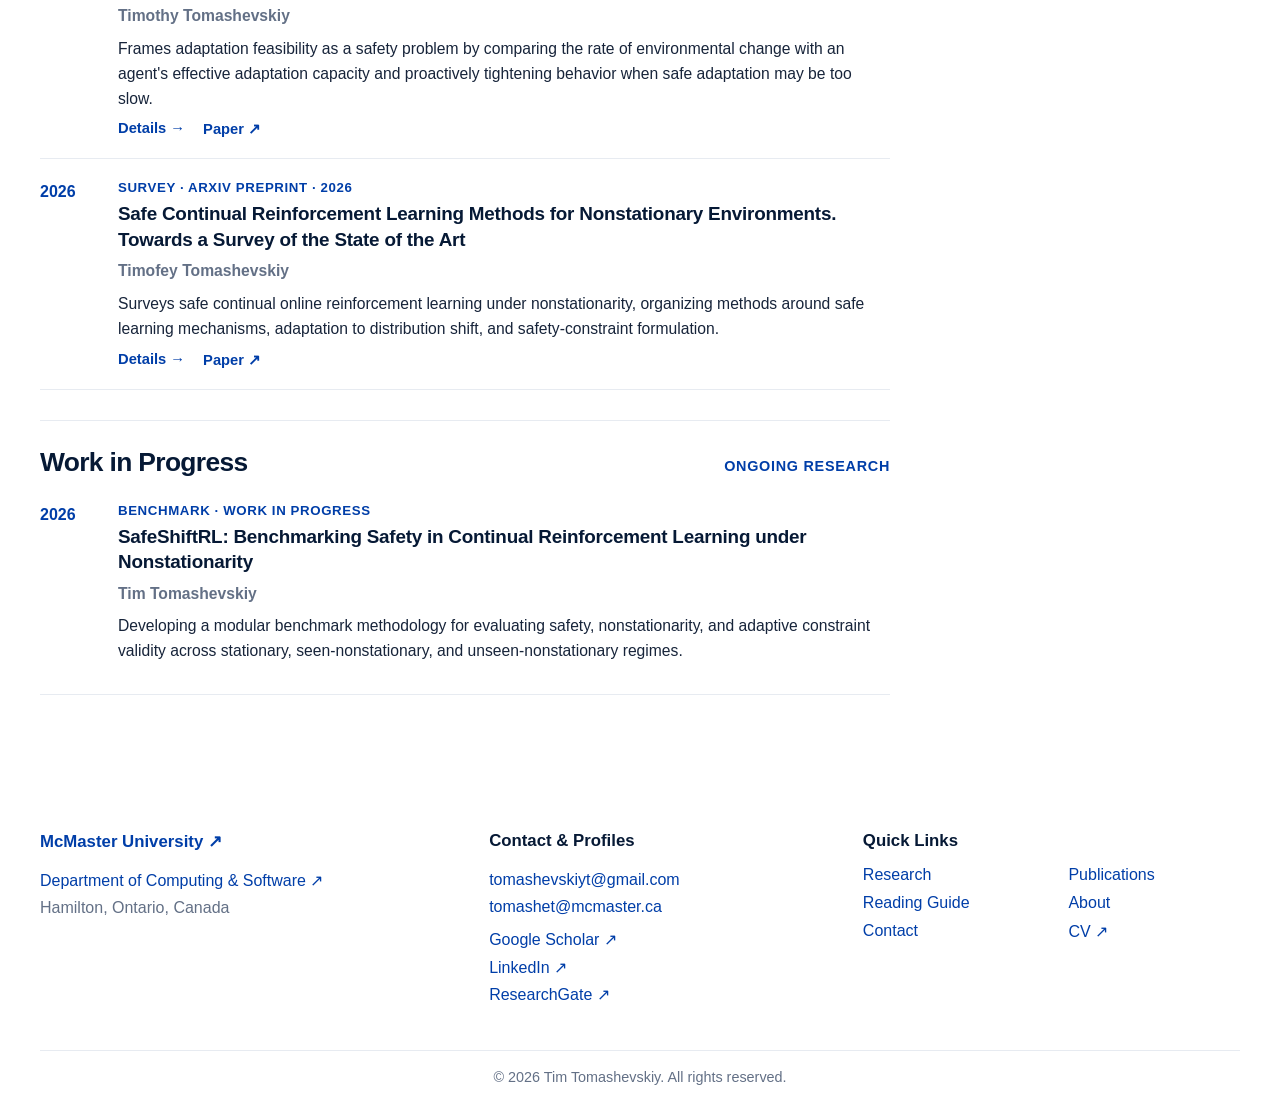
<file: publications.html>
<!DOCTYPE html>

<html lang="en">
<head>
<meta charset="utf-8"/>
<meta content="width=device-width, initial-scale=1" name="viewport"/>
<meta content="Publications by Tim Tomashevskiy on AI safety, safe continual reinforcement learning, adaptive safety constraints, nonstationarity, and runtime assurance." name="description"/>
<link href="https://tomashet.github.io/publications.html" rel="canonical"/>
<meta content="Publications | Tim Tomashevskiy — AI Safety &amp; Safe RL" property="og:title"/>
<meta content="Publications by Tim Tomashevskiy on AI safety, safe continual reinforcement learning, adaptive safety constraints, nonstationarity, and runtime assurance." property="og:description"/>
<meta content="website" property="og:type"/>
<meta content="https://tomashet.github.io/publications.html" property="og:url"/>
<meta content="https://tomashet.github.io/assets/tim-portrait.png" property="og:image"/>
<link href="assets/tim-portrait.png" rel="icon" type="image/png"/>
<title>Publications | Tim Tomashevskiy — AI Safety &amp; Safe RL</title>
<link href="styles.css" rel="stylesheet"/>
</head>
<body>
<header class="site-header research-site-header">
<div class="shell nav-wrap research-nav-wrap">
<nav aria-label="Primary navigation" class="nav">
<a href="research.html">Research</a>
<a class="active" href="publications.html">Publications</a>
<a href="resources.html">Reading Guide</a>
<a href="about.html">About</a>
<a href="contact.html">Contact</a>
<a href="https://scholar.google.com/citations?user=U_OvFxQAAAAJ&hl=en" rel="noopener noreferrer" target="_blank">Scholar ↗</a>
<a class="cv-btn" href="cv.html" target="_blank" rel="noopener noreferrer">CV ↗</a>
</nav>
</div>
</header>
<main>
<section class="pub-page shell">
<article class="pub-main">
<div class="pub-brand-row"><a class="brand" href="index.html">TIM TOMASHEVSKIY</a></div>
<header class="pub-hero">
<div class="research-kicker">Publications</div>
<h1 class="pub-title">Publications &amp; Research</h1>
<div class="accent-line"></div>
<p class="pub-subtitle">Research on adaptive AI safety, safe continual reinforcement learning, and safety under nonstationarity.</p>
<p class="pub-name-note"><em>Publishing professionally as Tim Tomashevskiy; some earlier publication records appear under Timofey Tomashevskiy or Timothy Tomashevskiy.</em></p>
</header>
<section class="pub-section">
<div class="pub-section-head"><h2>Peer-Reviewed / Accepted</h2><p>Conference publications</p></div>
<article class="pub-entry featured" id="proactive-context">
<div class="pub-year">2026</div><div class="pub-content">
<div class="pub-status">CoLLAs 2026 · Accepted · Proceedings forthcoming</div>
<h3><a class="pub-title-link" href="papers/proactive-context-forecasted-safety.html">Proactive Context-Forecasted Safety Constraints for Nonstationary Reinforcement Learning</a></h3>
<p class="pub-authors"><strong>Tim Tomashevskiy</strong></p>
<p>Introduces proactive safety-constraint generation from inferred and forecast environmental context, allowing an agent to adapt constraints before changing conditions lead to unsafe behavior.</p>
<div class="pub-links"><a href="papers/proactive-context-forecasted-safety.html">Details →</a><a href="https://arxiv.org/abs/2609.08080" rel="noopener noreferrer" target="_blank">Paper ↗</a><a href="assets/CoLLAs_2026_Poster.pdf" rel="noopener noreferrer" target="_blank">Poster ↗</a><a href="https://drive.google.com/file/d/1xjxTXPpwPQGgDdFLk-ZQez_IN1ukGyGI/view?usp=sharing" rel="noopener noreferrer" target="_blank">Talk ↗</a></div>
</div></article>
<article class="pub-entry">
<div class="pub-year">2021</div><div class="pub-content">
<div class="pub-status">IEEE/IFIP DSN Workshops 2021 · Peer-reviewed</div>
<h3>A Safety Architecture for Centralized E/E Architectures</h3>
<p class="pub-authors">Victor Bandur, Vera Pantelic, <strong>Timofey Tomashevskiy</strong>, Mark Lawford</p>
<p>Earlier work on architectural safety for centralized automotive electrical/electronic systems, forming part of the functional-safety foundation for my current research on learning-enabled safety.</p>
<div class="pub-links"><a href="https://doi.org/10.1109/DSN-W52860.2021.00022" rel="noopener noreferrer" target="_blank">DOI ↗</a></div>
</div></article>
</section>
<section class="pub-section">
<div class="pub-section-head"><h2>Preprints</h2><p>Current research</p></div>
<article class="pub-entry" id="lilac-plus">
<div class="pub-year">2026</div><div class="pub-content">
<div class="pub-status">arXiv preprint · 2026</div>
<h3><a class="pub-title-link" href="papers/lilac-plus.html">Safe Continual Reinforcement Learning under Nonstationarity via Adaptive Safety Constraints</a></h3>
<p class="pub-authors"><strong>Timofey Tomashevskiy</strong></p>
<p>Presents LILAC+, a predictive safety layer combining context-based, adaptation-speed, and soft-to-hard safety constraints for policy-level adaptation and runtime enforcement.</p>
<div class="pub-links"><a href="papers/lilac-plus.html">Details →</a><a href="https://arxiv.org/abs/2605.18842" rel="noopener noreferrer" target="_blank">Paper ↗</a></div>
</div></article>
<article class="pub-entry" id="cpss">
<div class="pub-year">2026</div><div class="pub-content">
<div class="pub-status">arXiv preprint · 2026</div>
<h3><a class="pub-title-link" href="papers/cpss.html">From Cumulative Constraints to Adaptive Runtime Safety Control for Nonstationary Reinforcement Learning</a></h3>
<p class="pub-authors"><strong>Timofey Tomashevskiy</strong></p>
<p>Develops CPSS, a runtime mechanism that projects cumulative safety requirements into local action-level constraints, connecting longer-horizon safety budgets to enforceable runtime control.</p>
<div class="pub-links"><a href="papers/cpss.html">Details →</a><a href="https://arxiv.org/abs/2605.18841" rel="noopener noreferrer" target="_blank">Paper ↗</a></div>
</div></article>
<article class="pub-entry" id="adjustment-speed">
<div class="pub-year">2026</div><div class="pub-content">
<div class="pub-status">arXiv preprint · 2026</div>
<h3><a class="pub-title-link" href="papers/adjustment-speed.html">Adjustment Speed as a Safety Constraint for Nonstationary Reinforcement Learning</a></h3>
<p class="pub-authors"><strong>Timothy Tomashevskiy</strong></p>
<p>Frames adaptation feasibility as a safety problem by comparing the rate of environmental change with an agent's effective adaptation capacity and proactively tightening behavior when safe adaptation may be too slow.</p>
<div class="pub-links"><a href="papers/adjustment-speed.html">Details →</a><a href="https://arxiv.org/abs/2607.21646" rel="noopener noreferrer" target="_blank">Paper ↗</a></div>
</div></article>
<article class="pub-entry">
<div class="pub-year">2026</div><div class="pub-content">
<div class="pub-status">Survey · arXiv preprint · 2026</div>
<h3><a class="pub-title-link" href="papers/safe-continual-rl-survey.html">Safe Continual Reinforcement Learning Methods for Nonstationary Environments. Towards a Survey of the State of the Art</a></h3>
<p class="pub-authors"><strong>Timofey Tomashevskiy</strong></p>
<p>Surveys safe continual online reinforcement learning under nonstationarity, organizing methods around safe learning mechanisms, adaptation to distribution shift, and safety-constraint formulation.</p>
<div class="pub-links"><a href="papers/safe-continual-rl-survey.html">Details →</a><a href="https://arxiv.org/abs/2601.05152" rel="noopener noreferrer" target="_blank">Paper ↗</a></div>
</div></article>
</section>
<section class="pub-section">
<div class="pub-section-head"><h2>Work in Progress</h2><p>Ongoing research</p></div>
<article class="pub-entry">
<div class="pub-year">2026</div><div class="pub-content">
<div class="pub-status">Benchmark · Work in progress</div>
<h3>SafeShiftRL: Benchmarking Safety in Continual Reinforcement Learning under Nonstationarity</h3>
<p class="pub-authors"><strong>Tim Tomashevskiy</strong></p>
<p>Developing a modular benchmark methodology for evaluating safety, nonstationarity, and adaptive constraint validity across stationary, seen-nonstationary, and unseen-nonstationary regimes.</p>
</div></article>
</section>
</article>
<aside class="pub-rail">
<div class="rail-card rail-topic-card"><div class="rail-label">Research themes</div><p><a href="research.html#adaptive-ai-safety">Adaptive AI safety</a></p><p><a href="research.html#current-research">Safe continual RL</a></p><p><a href="research.html#current-research">Safety under nonstationarity</a></p><p><a href="research.html#proactive-safety">Proactive safety</a></p><p><a href="research.html#runtime-safety">Runtime safety</a></p></div>
<div class="rail-card rail-topic-card"><div class="rail-label">Current frameworks</div><p><a href="#lilac-plus">LILAC+</a></p><p><a href="research.html#lilac-plus">Context-Based constraints</a></p><p><a href="#adjustment-speed">Adaptation-Speed constraints</a></p><p><a href="research.html#lilac-plus">Soft-to-Hard constraints</a></p><p><a href="#cpss">CPSS runtime shielding</a></p></div>
<div class="rail-card rail-link-card"><a href="https://scholar.google.com/citations?user=U_OvFxQAAAAJ&hl=en" rel="noopener noreferrer" target="_blank">Google Scholar ↗</a></div>
<div class="rail-card rail-link-card"><a href="cv.html" target="_blank" rel="noopener noreferrer">Research CV ↗</a></div>
<div class="rail-card rail-link-card"><a href="https://www.researchgate.net/profile/Tim-Tomashevskiy" rel="noopener noreferrer" target="_blank">ResearchGate ↗</a></div>
<div class="rail-card rail-link-card"><a href="research.html">Research interests →</a></div>
</aside>
</section>
</main>
<footer class="site-footer">
<div class="shell footer-grid">
<div>
<h3><a class="footer-affiliation" href="https://www.mcmaster.ca/" rel="noopener noreferrer" target="_blank">McMaster University ↗</a></h3>
<p><a href="https://www.eng.mcmaster.ca/cas/" rel="noopener noreferrer" target="_blank">Department of Computing &amp; Software ↗</a><br/>Hamilton, Ontario, Canada</p>
</div>
<div>
<h3>Contact &amp; Profiles</h3>
<p><a href="mailto:tomashevskiyt@gmail.com">tomashevskiyt@gmail.com</a><br/><a href="mailto:tomashet@mcmaster.ca">tomashet@mcmaster.ca</a></p>
<p><a href="https://scholar.google.com/citations?user=U_OvFxQAAAAJ&hl=en" rel="noopener noreferrer" target="_blank">Google Scholar ↗</a><br/><a href="https://www.linkedin.com/in/tim-tomashevskiy/" rel="noopener noreferrer" target="_blank">LinkedIn ↗</a><br/><a href="https://www.researchgate.net/profile/Tim-Tomashevskiy" rel="noopener noreferrer" target="_blank">ResearchGate ↗</a></p>
</div>
<div>
<h3>Quick Links</h3>
<div class="footer-links">
<a href="research.html">Research</a>
<a href="publications.html">Publications</a>
<a href="resources.html">Reading Guide</a>
<a href="about.html">About</a>
<a href="contact.html">Contact</a>
<a href="cv.html" target="_blank" rel="noopener noreferrer">CV ↗</a>
</div>
</div>
</div>
<div class="shell copyright">© 2026 Tim Tomashevskiy. All rights reserved.</div>
</footer>
</body></html>
</file>
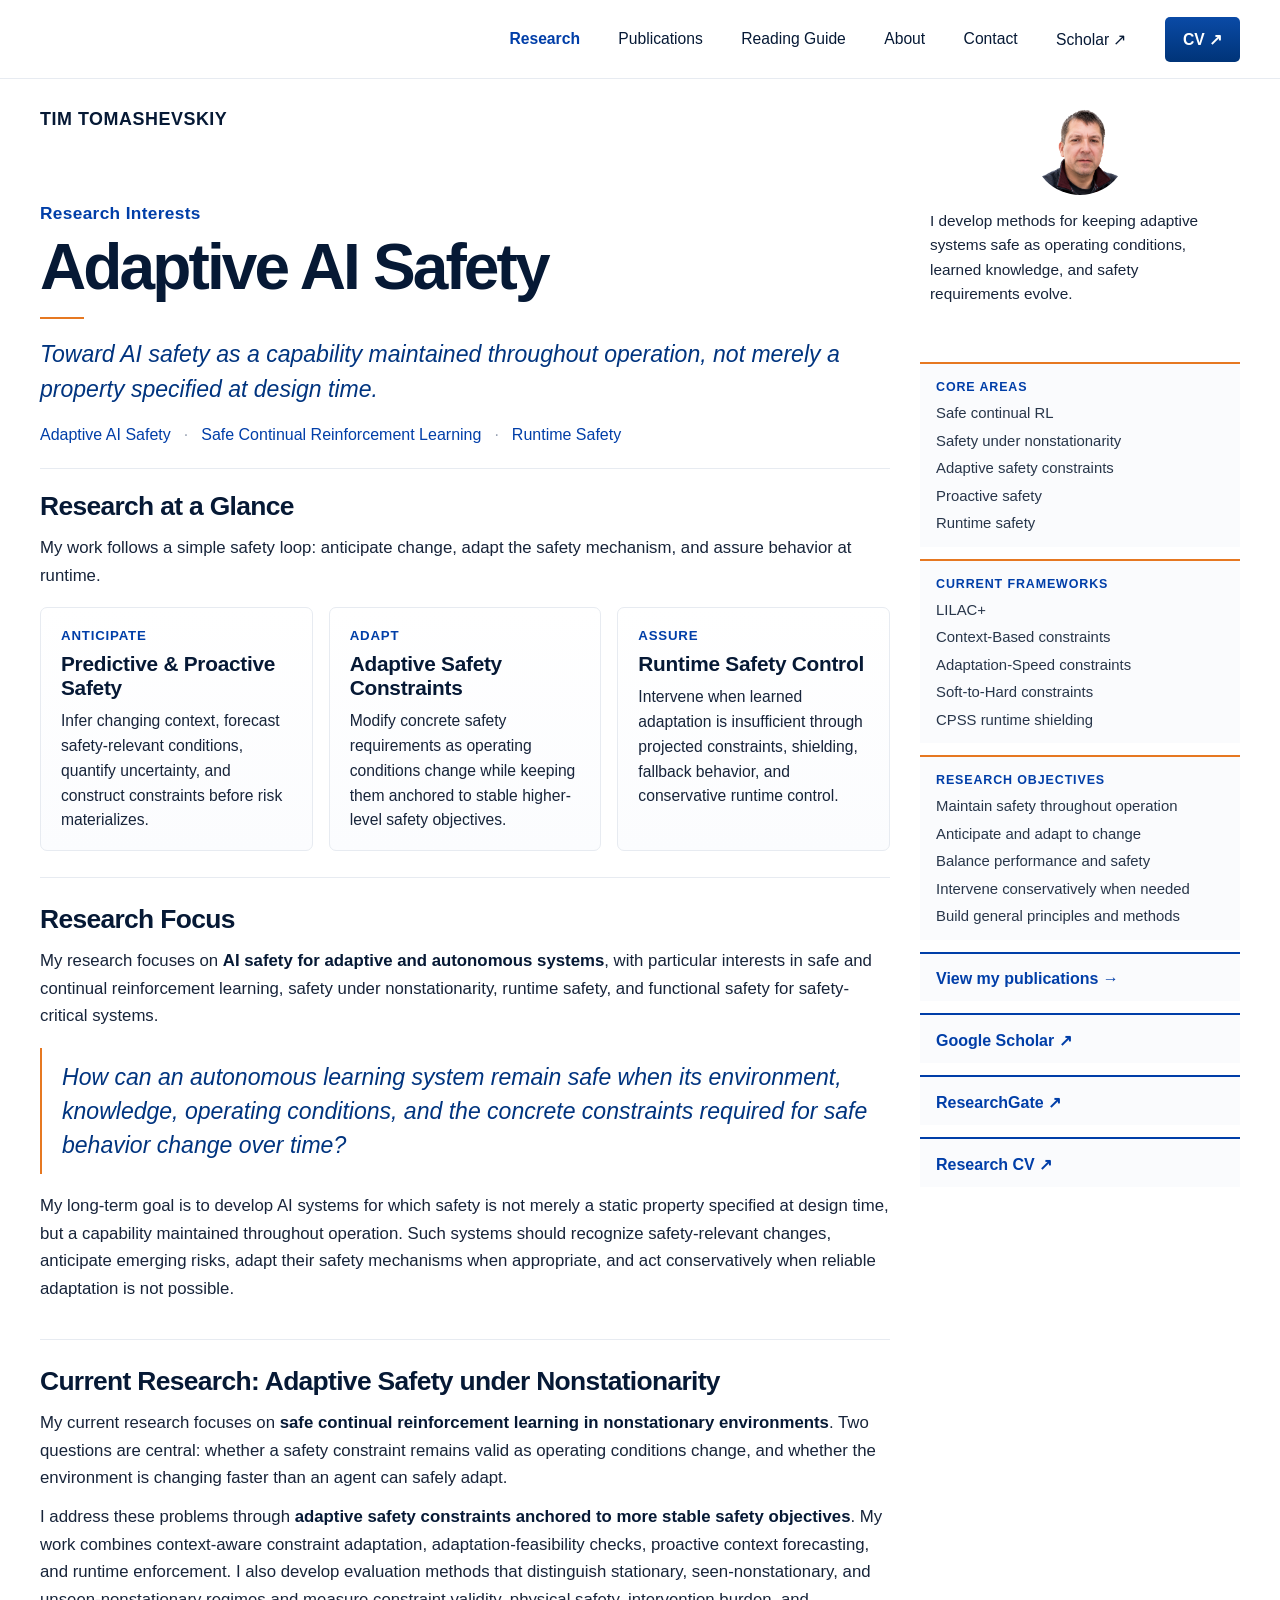
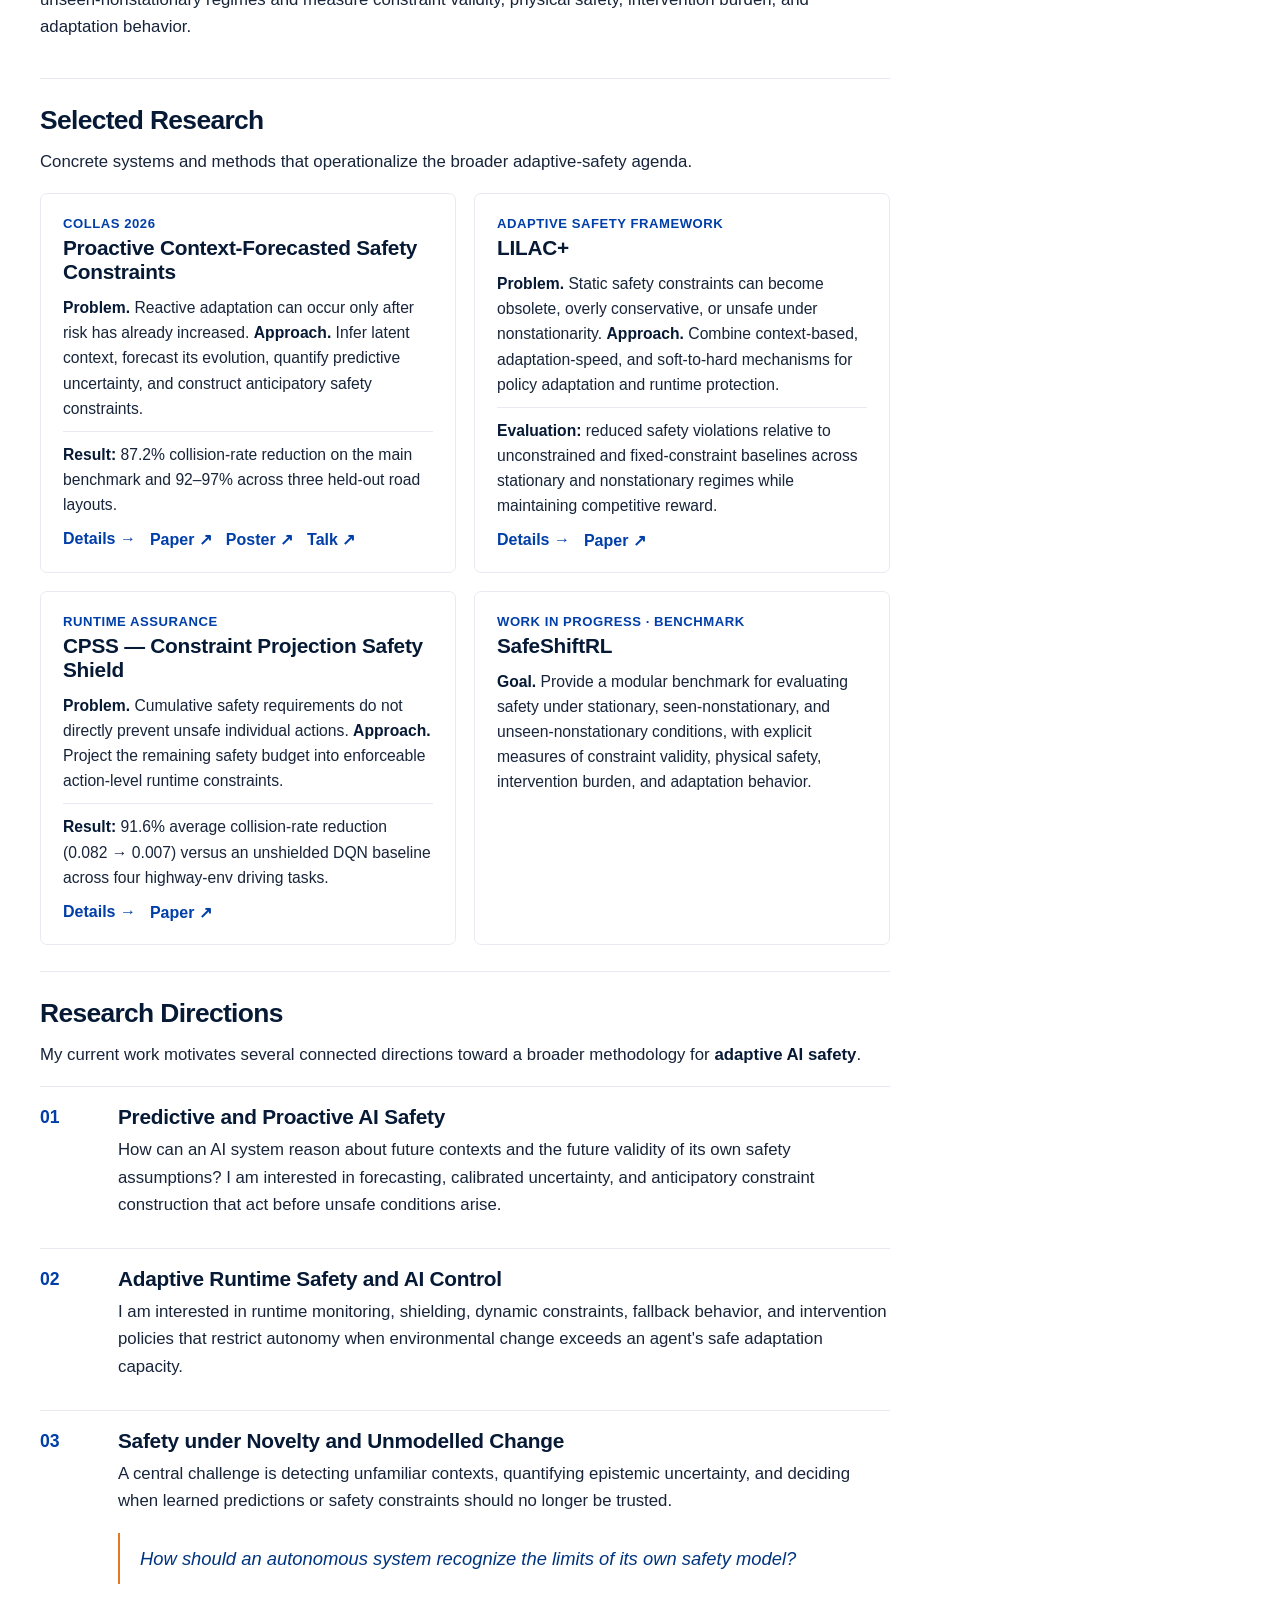
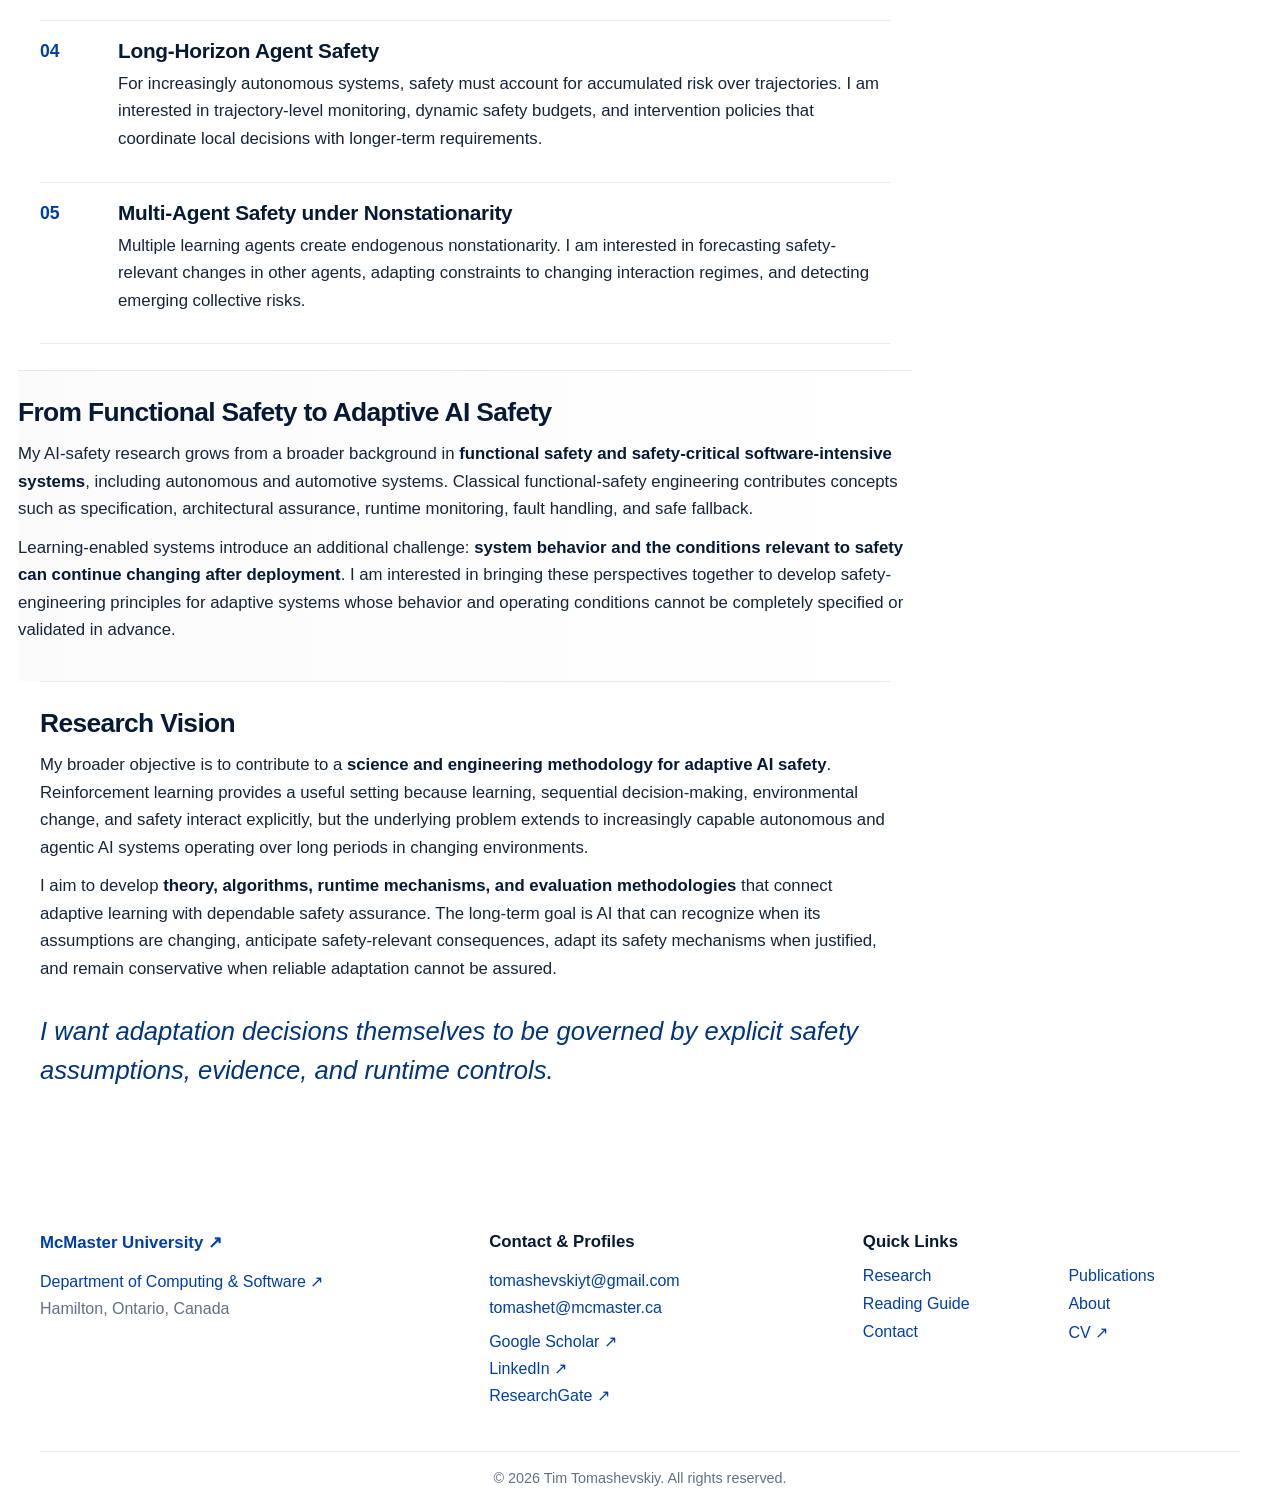
<file: research.html>
<!DOCTYPE html>

<html lang="en">
<head>
<meta charset="utf-8"/>
<meta content="width=device-width, initial-scale=1" name="viewport"/>
<meta content="Research by Tim Tomashevskiy on adaptive AI safety, safe continual reinforcement learning, nonstationarity, proactive safety, and runtime assurance." name="description"/>
<link href="https://tomashet.github.io/research.html" rel="canonical"/>
<meta content="Research | Tim Tomashevskiy — Safe RL &amp; AI Safety" property="og:title"/>
<meta content="Research by Tim Tomashevskiy on adaptive AI safety, safe continual reinforcement learning, nonstationarity, proactive safety, and runtime assurance." property="og:description"/>
<meta content="website" property="og:type"/>
<meta content="https://tomashet.github.io/research.html" property="og:url"/>
<meta content="https://tomashet.github.io/assets/tim-portrait.png" property="og:image"/>
<link href="assets/tim-portrait.png" rel="icon" type="image/png"/>
<title>Research | Tim Tomashevskiy — Safe RL &amp; AI Safety</title>
<link href="styles.css" rel="stylesheet"/>
</head>
<body>
<header class="site-header research-site-header">
<div class="shell nav-wrap research-nav-wrap">
<nav aria-label="Primary navigation" class="nav">
<a class="active" href="research.html">Research</a>
<a href="publications.html">Publications</a>
<a href="resources.html">Reading Guide</a>
<a href="about.html">About</a>
<a href="contact.html">Contact</a>
<a href="https://scholar.google.com/citations?user=U_OvFxQAAAAJ&hl=en" rel="noopener noreferrer" target="_blank">Scholar ↗</a>
<a class="cv-btn" href="cv.html" target="_blank" rel="noopener noreferrer">CV ↗</a>
</nav>
</div>
</header>
<main>
<section class="research-page shell">
<article class="research-copy">
<div class="research-brand-row">
<a class="brand" href="index.html">TIM TOMASHEVSKIY</a>
</div>
<section class="research-hero research-hero-inline" id="adaptive-ai-safety">
<div class="research-kicker">Research Interests</div>
<h1 class="research-title">Adaptive AI Safety</h1>
<div aria-hidden="true" class="accent-line"></div>
<p class="research-subtitle">Toward AI safety as a capability maintained throughout operation, not merely a property specified at design time.</p>
<div aria-label="Research areas" class="research-tags">
<span><a href="#adaptive-ai-safety">Adaptive AI Safety</a></span><span><a href="#current-research">Safe Continual Reinforcement Learning</a></span><span><a href="#runtime-safety">Runtime Safety</a></span>
</div>
</section>
<section class="research-block research-at-a-glance" id="research-at-a-glance">
<div class="section-heading-row">
<h2>Research at a Glance</h2>
<p>My work follows a simple safety loop: anticipate change, adapt the safety mechanism, and assure behavior at runtime.</p>
</div>
<div class="assurance-grid">
<article class="assurance-card">
<div class="assurance-label">Anticipate</div>
<h3>Predictive &amp; Proactive Safety</h3>
<p>Infer changing context, forecast safety-relevant conditions, quantify uncertainty, and construct constraints before risk materializes.</p>
</article>
<article class="assurance-card">
<div class="assurance-label">Adapt</div>
<h3>Adaptive Safety Constraints</h3>
<p>Modify concrete safety requirements as operating conditions change while keeping them anchored to stable higher-level safety objectives.</p>
</article>
<article class="assurance-card">
<div class="assurance-label">Assure</div>
<h3>Runtime Safety Control</h3>
<p>Intervene when learned adaptation is insufficient through projected constraints, shielding, fallback behavior, and conservative runtime control.</p>
</article>
</div>
</section>
<section class="research-block" id="research-focus">
<h2>Research Focus</h2>
<p>My research focuses on <strong>AI safety for adaptive and autonomous systems</strong>, with particular interests in safe and continual reinforcement learning, safety under nonstationarity, runtime safety, and functional safety for safety-critical systems.</p>
<blockquote>How can an autonomous learning system remain safe when its environment, knowledge, operating conditions, and the concrete constraints required for safe behavior change over time?</blockquote>
<p>My long-term goal is to develop AI systems for which safety is not merely a static property specified at design time, but a capability maintained throughout operation. Such systems should recognize safety-relevant changes, anticipate emerging risks, adapt their safety mechanisms when appropriate, and act conservatively when reliable adaptation is not possible.</p>
</section>
<section class="research-block" id="current-research">
<h2>Current Research: Adaptive Safety under Nonstationarity</h2>
<p>My current research focuses on <strong>safe continual reinforcement learning in nonstationary environments</strong>. Two questions are central: whether a safety constraint remains valid as operating conditions change, and whether the environment is changing faster than an agent can safely adapt.</p>
<p id="adaptive-safety-constraints">I address these problems through <strong>adaptive safety constraints anchored to more stable safety objectives</strong>. My work combines context-aware constraint adaptation, adaptation-feasibility checks, proactive context forecasting, and runtime enforcement. I also develop evaluation methods that distinguish stationary, seen-nonstationary, and unseen-nonstationary regimes and measure constraint validity, physical safety, intervention burden, and adaptation behavior.</p>
</section>
<section class="research-block" id="selected-research">
<div class="section-heading-row">
<h2>Selected Research</h2>
<p>Concrete systems and methods that operationalize the broader adaptive-safety agenda.</p>
</div>
<div class="project-grid">
<article class="project-card" id="proactive-safety">
<div class="project-status">CoLLAs 2026</div>
<h3>Proactive Context-Forecasted Safety Constraints</h3>
<p><strong>Problem.</strong> Reactive adaptation can occur only after risk has already increased. <strong>Approach.</strong> Infer latent context, forecast its evolution, quantify predictive uncertainty, and construct anticipatory safety constraints.</p>
<p class="project-result"><strong>Result:</strong> 87.2% collision-rate reduction on the main benchmark and 92–97% across three held-out road layouts.</p>
<div class="project-links"><a href="papers/proactive-context-forecasted-safety.html">Details →</a><a href="https://arxiv.org/abs/2609.08080" rel="noopener noreferrer" target="_blank">Paper ↗</a><a href="assets/CoLLAs_2026_Poster.pdf" rel="noopener noreferrer" target="_blank">Poster ↗</a><a href="https://drive.google.com/file/d/1xjxTXPpwPQGgDdFLk-ZQez_IN1ukGyGI/view?usp=sharing" rel="noopener noreferrer" target="_blank">Talk ↗</a></div>
</article>
<article class="project-card" id="lilac-plus">
<div class="project-status">Adaptive safety framework</div>
<h3>LILAC+</h3>
<p><strong>Problem.</strong> Static safety constraints can become obsolete, overly conservative, or unsafe under nonstationarity. <strong>Approach.</strong> Combine context-based, adaptation-speed, and soft-to-hard mechanisms for policy adaptation and runtime protection.</p>
<p class="project-result"><strong>Evaluation:</strong> reduced safety violations relative to unconstrained and fixed-constraint baselines across stationary and nonstationary regimes while maintaining competitive reward.</p>
<div class="project-links"><a href="papers/lilac-plus.html">Details →</a><a href="https://arxiv.org/abs/2605.18842" rel="noopener noreferrer" target="_blank">Paper ↗</a></div>
</article>
<article class="project-card" id="cpss">
<div class="project-status">Runtime assurance</div>
<h3>CPSS — Constraint Projection Safety Shield</h3>
<p><strong>Problem.</strong> Cumulative safety requirements do not directly prevent unsafe individual actions. <strong>Approach.</strong> Project the remaining safety budget into enforceable action-level runtime constraints.</p>
<p class="project-result"><strong>Result:</strong> 91.6% average collision-rate reduction (0.082 → 0.007) versus an unshielded DQN baseline across four highway-env driving tasks.</p>
<div class="project-links"><a href="papers/cpss.html">Details →</a><a href="https://arxiv.org/abs/2605.18841" rel="noopener noreferrer" target="_blank">Paper ↗</a></div>
</article>
<article class="project-card" id="safeshiftrl">
<div class="project-status">Work in progress · Benchmark</div>
<h3>SafeShiftRL</h3>
<p><strong>Goal.</strong> Provide a modular benchmark for evaluating safety under stationary, seen-nonstationary, and unseen-nonstationary conditions, with explicit measures of constraint validity, physical safety, intervention burden, and adaptation behavior.</p>
</article>
</div>
</section>
<section class="research-block">
<div class="section-heading-row">
<h2>Research Directions</h2>
<p>My current work motivates several connected directions toward a broader methodology for <strong>adaptive AI safety</strong>.</p>
</div>
<div class="direction-list">
<section class="direction-item" id="predictive-safety">
<div class="direction-index">01</div>
<div><h3>Predictive and Proactive AI Safety</h3><p>How can an AI system reason about future contexts and the future validity of its own safety assumptions? I am interested in forecasting, calibrated uncertainty, and anticipatory constraint construction that act before unsafe conditions arise.</p></div>
</section>
<section class="direction-item" id="runtime-safety">
<div class="direction-index">02</div>
<div><h3>Adaptive Runtime Safety and AI Control</h3><p>I am interested in runtime monitoring, shielding, dynamic constraints, fallback behavior, and intervention policies that restrict autonomy when environmental change exceeds an agent's safe adaptation capacity.</p></div>
</section>
<section class="direction-item" id="novelty-safety">
<div class="direction-index">03</div>
<div><h3>Safety under Novelty and Unmodelled Change</h3><p>A central challenge is detecting unfamiliar contexts, quantifying epistemic uncertainty, and deciding when learned predictions or safety constraints should no longer be trusted.</p><blockquote class="compact-quote">How should an autonomous system recognize the limits of its own safety model?</blockquote></div>
</section>
<section class="direction-item" id="long-horizon-safety">
<div class="direction-index">04</div>
<div><h3>Long-Horizon Agent Safety</h3><p>For increasingly autonomous systems, safety must account for accumulated risk over trajectories. I am interested in trajectory-level monitoring, dynamic safety budgets, and intervention policies that coordinate local decisions with longer-term requirements.</p></div>
</section>
<section class="direction-item" id="multi-agent-safety">
<div class="direction-index">05</div>
<div><h3>Multi-Agent Safety under Nonstationarity</h3><p>Multiple learning agents create endogenous nonstationarity. I am interested in forecasting safety-relevant changes in other agents, adapting constraints to changing interaction regimes, and detecting emerging collective risks.</p></div>
</section>
</div>
</section>
<section class="research-block bridge-block" id="functional-safety">
<h2>From Functional Safety to Adaptive AI Safety</h2>
<p>My AI-safety research grows from a broader background in <strong>functional safety and safety-critical software-intensive systems</strong>, including autonomous and automotive systems. Classical functional-safety engineering contributes concepts such as specification, architectural assurance, runtime monitoring, fault handling, and safe fallback.</p>
<p>Learning-enabled systems introduce an additional challenge: <strong>system behavior and the conditions relevant to safety can continue changing after deployment</strong>. I am interested in bringing these perspectives together to develop safety-engineering principles for adaptive systems whose behavior and operating conditions cannot be completely specified or validated in advance.</p>
</section>
<section class="research-block vision-block" id="research-vision">
<h2>Research Vision</h2>
<p>My broader objective is to contribute to a <strong>science and engineering methodology for adaptive AI safety</strong>. Reinforcement learning provides a useful setting because learning, sequential decision-making, environmental change, and safety interact explicitly, but the underlying problem extends to increasingly capable autonomous and agentic AI systems operating over long periods in changing environments.</p>
<p>I aim to develop <strong>theory, algorithms, runtime mechanisms, and evaluation methodologies</strong> that connect adaptive learning with dependable safety assurance. The long-term goal is AI that can recognize when its assumptions are changing, anticipate safety-relevant consequences, adapt its safety mechanisms when justified, and remain conservative when reliable adaptation cannot be assured.</p>
<p class="closing-vision"><em>I want adaptation decisions themselves to be governed by explicit safety assumptions, evidence, and runtime controls.</em></p>
</section>
</article>
<aside aria-label="Research overview" class="research-rail">
<div class="rail-profile">
<img alt="Tim Tomashevskiy" class="rail-portrait" src="assets/tim-portrait.png"/>
<p class="rail-goal">I develop methods for keeping adaptive systems safe as operating conditions, learned knowledge, and safety requirements evolve.</p>
</div>
<div class="rail-card rail-topic-card">
<div class="rail-label">Core areas</div>
<p><a href="#current-research">Safe continual RL</a></p>
<p><a href="#current-research">Safety under nonstationarity</a></p>
<p><a href="#adaptive-safety-constraints">Adaptive safety constraints</a></p>
<p><a href="#proactive-safety">Proactive safety</a></p>
<p><a href="#runtime-safety">Runtime safety</a></p>
</div>
<div class="rail-card rail-topic-card">
<div class="rail-label">Current frameworks</div>
<p><a href="#lilac-plus">LILAC+</a></p>
<p><a href="#lilac-plus">Context-Based constraints</a></p>
<p><a href="papers/adjustment-speed.html">Adaptation-Speed constraints</a></p>
<p><a href="#lilac-plus">Soft-to-Hard constraints</a></p>
<p><a href="#cpss">CPSS runtime shielding</a></p>
</div>
<div class="rail-card rail-topic-card">
<div class="rail-label">Research objectives</div>
<p><a href="#research-focus">Maintain safety throughout operation</a></p>
<p><a href="#predictive-safety">Anticipate and adapt to change</a></p>
<p><a href="#current-research">Balance performance and safety</a></p>
<p><a href="#runtime-safety">Intervene conservatively when needed</a></p>
<p><a href="#research-vision">Build general principles and methods</a></p>
</div>
<div class="rail-card rail-link-card"><a href="publications.html">View my publications →</a></div>
<div class="rail-card rail-link-card"><a href="https://scholar.google.com/citations?user=U_OvFxQAAAAJ&hl=en" rel="noopener noreferrer" target="_blank">Google Scholar ↗</a></div>
<div class="rail-card rail-link-card"><a href="https://www.researchgate.net/profile/Tim-Tomashevskiy" rel="noopener noreferrer" target="_blank">ResearchGate ↗</a></div>
<div class="rail-card rail-link-card"><a href="cv.html" target="_blank" rel="noopener noreferrer">Research CV ↗</a></div>
</aside>
</section>
</main>
<footer class="site-footer">
<div class="shell footer-grid">
<div>
<h3><a class="footer-affiliation" href="https://www.mcmaster.ca/" rel="noopener noreferrer" target="_blank">McMaster University ↗</a></h3>
<p><a href="https://www.eng.mcmaster.ca/cas/" rel="noopener noreferrer" target="_blank">Department of Computing &amp; Software ↗</a><br/>Hamilton, Ontario, Canada</p>
</div>
<div>
<h3>Contact &amp; Profiles</h3>
<p><a href="mailto:tomashevskiyt@gmail.com">tomashevskiyt@gmail.com</a><br/><a href="mailto:tomashet@mcmaster.ca">tomashet@mcmaster.ca</a></p>
<p><a href="https://scholar.google.com/citations?user=U_OvFxQAAAAJ&hl=en" rel="noopener noreferrer" target="_blank">Google Scholar ↗</a><br/><a href="https://www.linkedin.com/in/tim-tomashevskiy/" rel="noopener noreferrer" target="_blank">LinkedIn ↗</a><br/><a href="https://www.researchgate.net/profile/Tim-Tomashevskiy" rel="noopener noreferrer" target="_blank">ResearchGate ↗</a></p>
</div>
<div>
<h3>Quick Links</h3>
<div class="footer-links">
<a href="research.html">Research</a>
<a href="publications.html">Publications</a>
<a href="resources.html">Reading Guide</a>
<a href="about.html">About</a>
<a href="contact.html">Contact</a>
<a href="cv.html" target="_blank" rel="noopener noreferrer">CV ↗</a>
</div>
</div>
</div>
<div class="shell copyright">© 2026 Tim Tomashevskiy. All rights reserved.</div>
</footer>
</body>
</html>
</file>
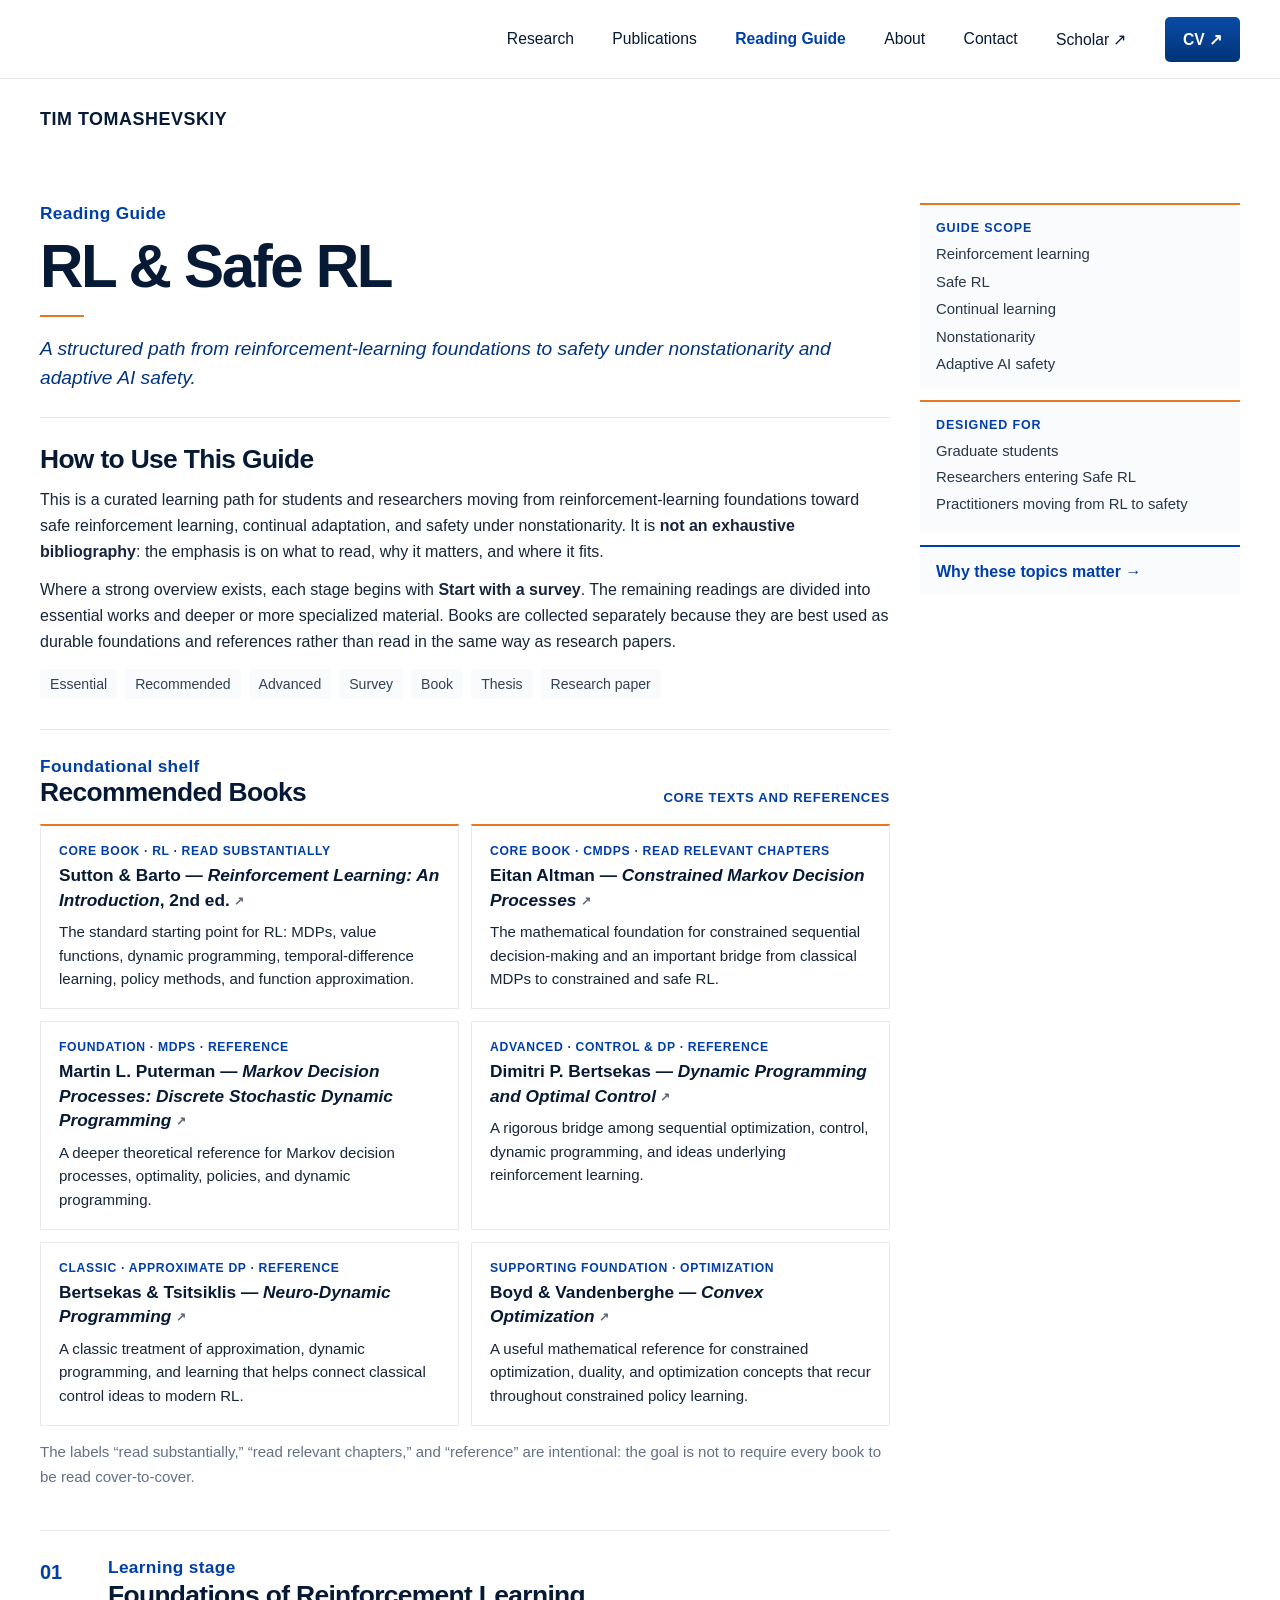
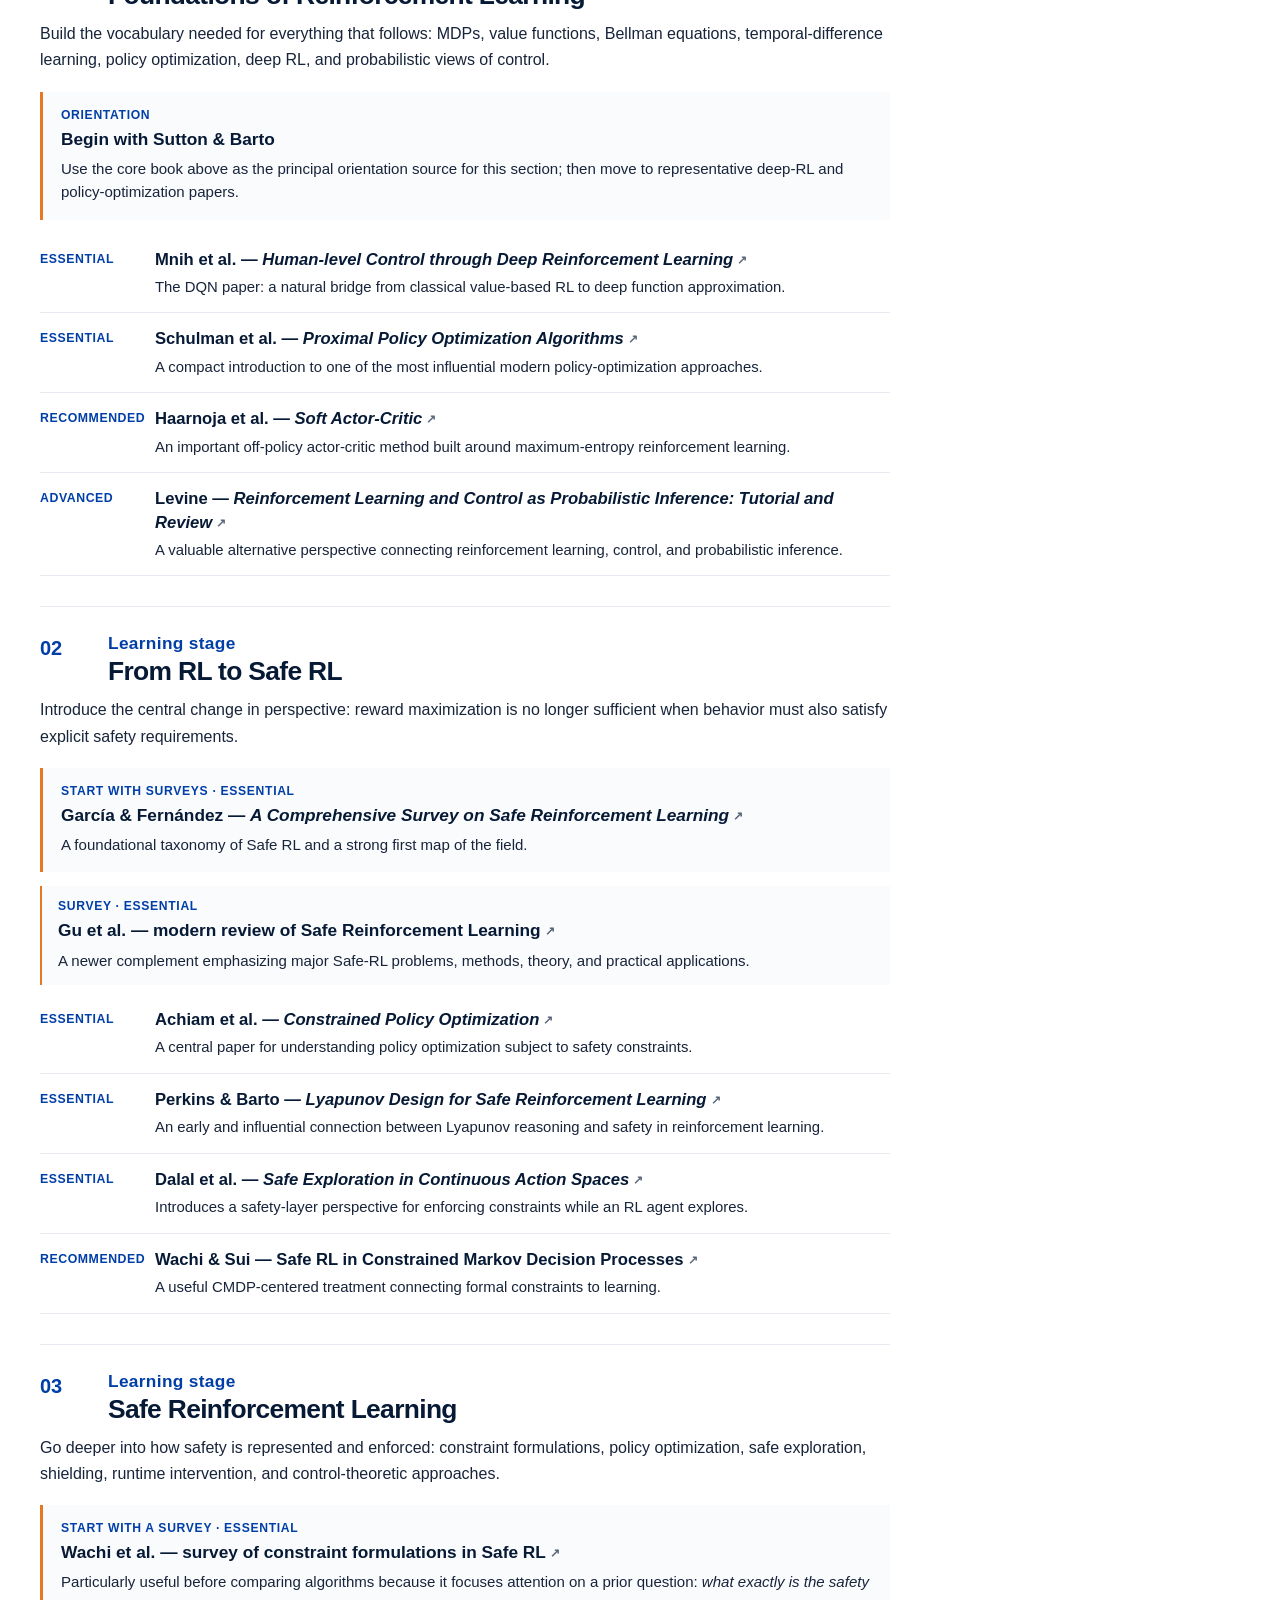
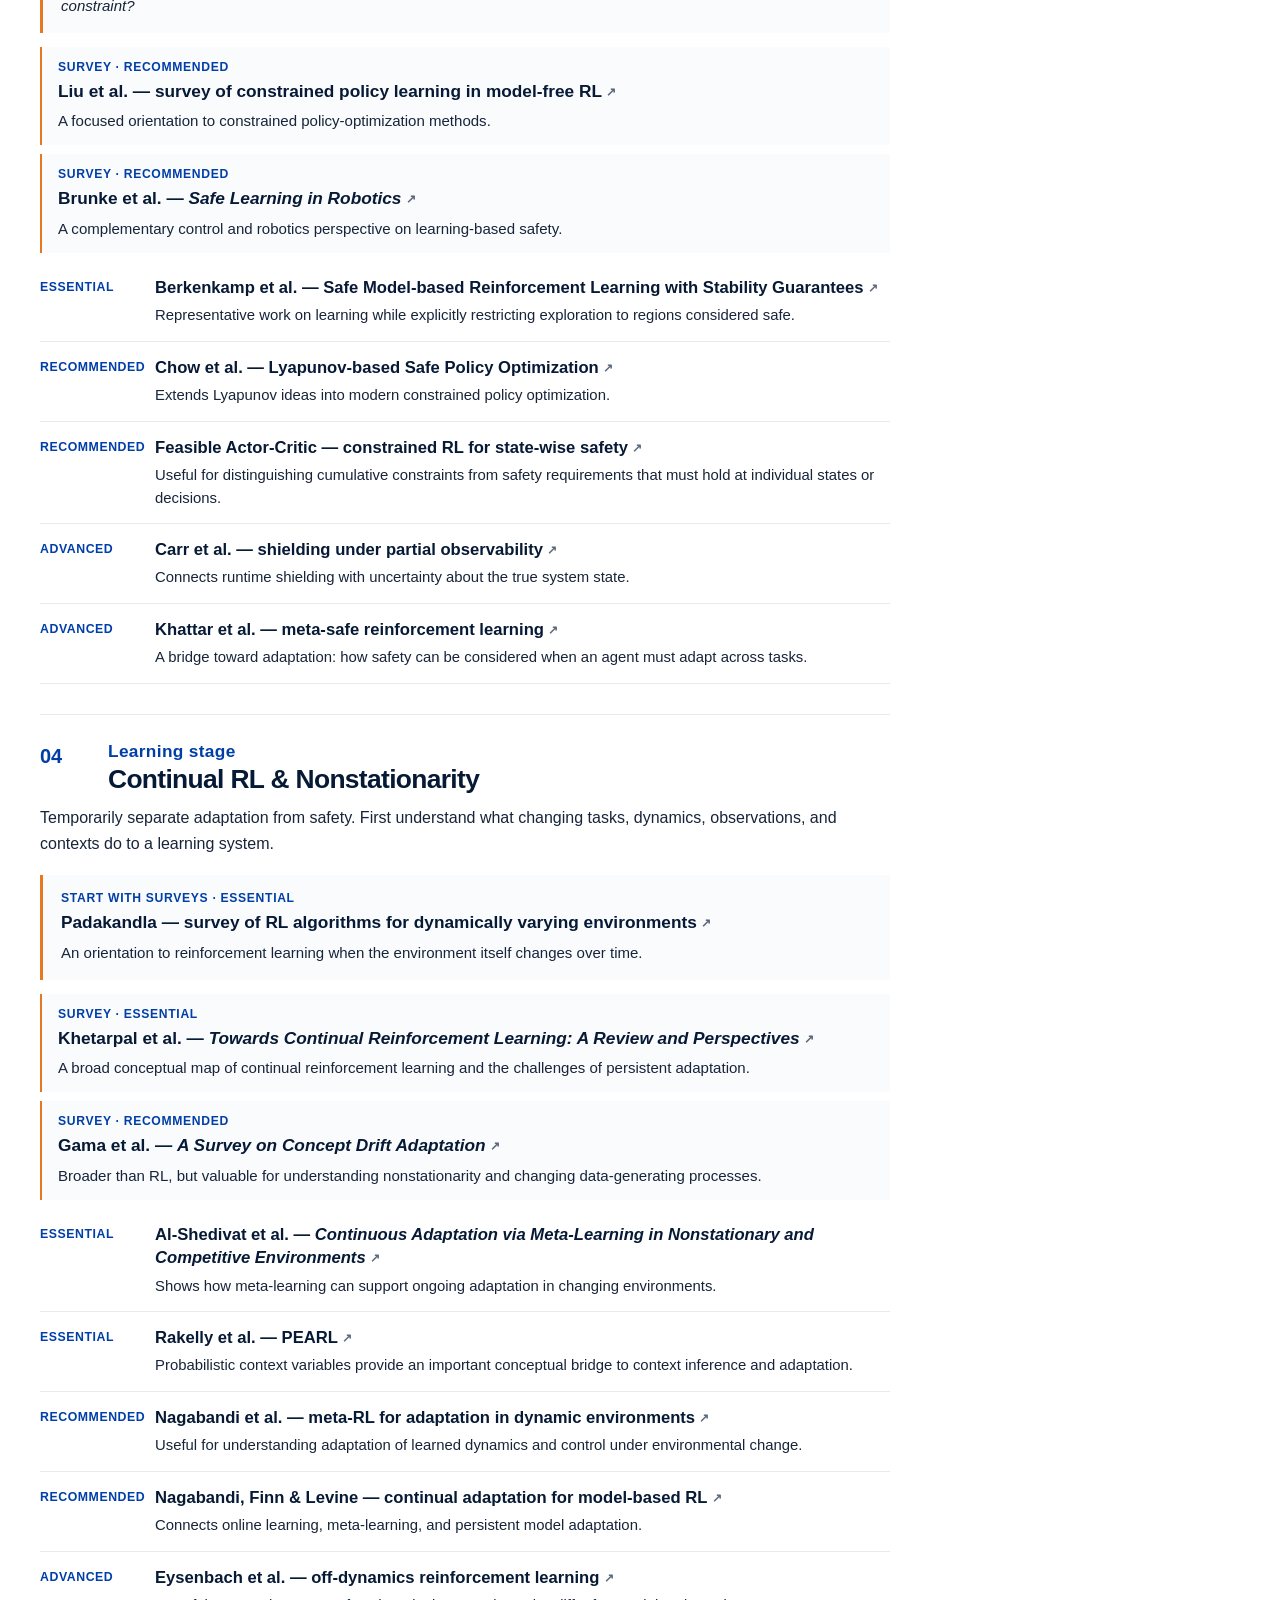
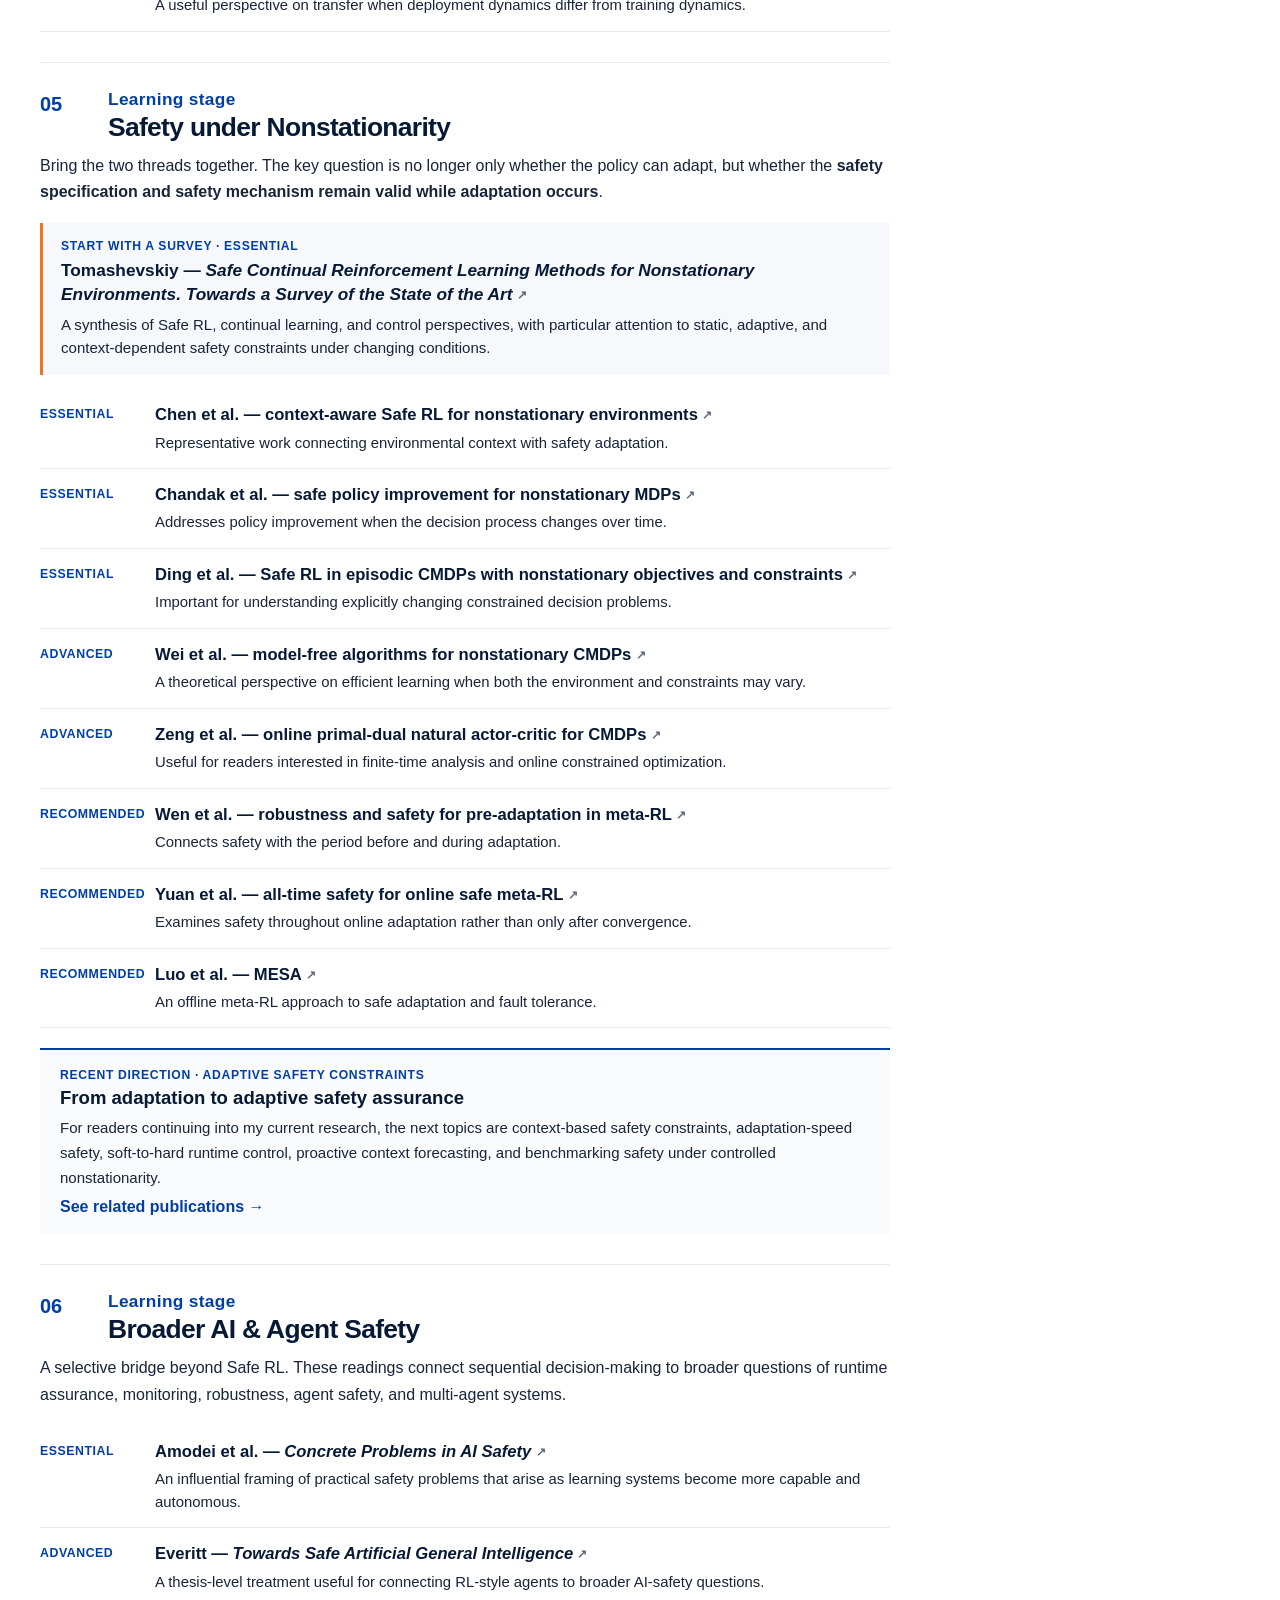
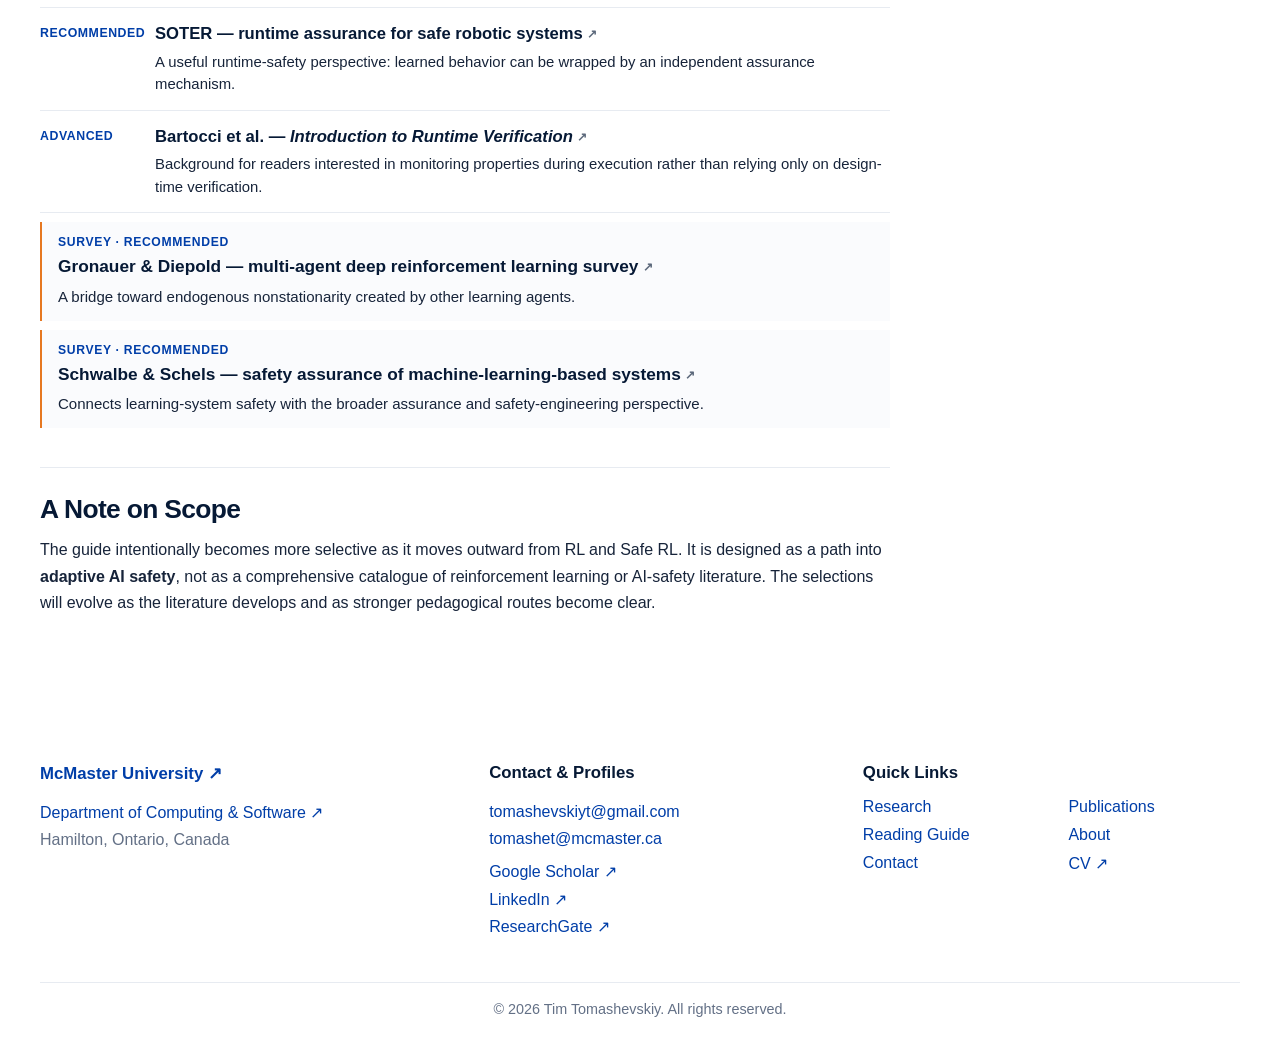
<file: resources.html>
<!DOCTYPE html>

<html lang="en">
<head>
<meta charset="utf-8"/>
<meta content="width=device-width, initial-scale=1" name="viewport"/>
<meta content="A guided reading path for reinforcement learning, safe reinforcement learning, continual learning, nonstationarity, and adaptive AI safety." name="description"/>
<link href="https://tomashet.github.io/resources.html" rel="canonical"/>
<meta content="RL & Safe RL Reading Guide — Tim Tomashevskiy" property="og:title"/>
<meta content="A guided reading path for reinforcement learning, safe reinforcement learning, continual learning, nonstationarity, and adaptive AI safety." property="og:description"/>
<meta content="website" property="og:type"/>
<meta content="https://tomashet.github.io/resources.html" property="og:url"/>
<meta content="https://tomashet.github.io/assets/tim-portrait.png" property="og:image"/>
<link href="assets/tim-portrait.png" rel="icon" type="image/png"/>
<title>RL &amp; Safe RL Reading Guide — Tim Tomashevskiy</title>
<link href="styles.css" rel="stylesheet"/>
</head>
<body>
<header class="site-header research-site-header"><div class="shell nav-wrap research-nav-wrap"><nav aria-label="Primary navigation" class="nav">
<a href="research.html">Research</a>
<a href="publications.html">Publications</a>
<a class="active" href="resources.html">Reading Guide</a>
<a href="about.html">About</a>
<a href="contact.html">Contact</a>
<a href="https://scholar.google.com/citations?user=U_OvFxQAAAAJ&hl=en" rel="noopener noreferrer" target="_blank">Scholar ↗</a>
<a class="cv-btn" href="cv.html" target="_blank" rel="noopener noreferrer">CV ↗</a>
</nav></div></header>
<main><section class="secondary-page shell"><article class="secondary-main">
<div class="secondary-brand-row"><a class="brand" href="index.html">TIM TOMASHEVSKIY</a></div>
<header class="secondary-hero"><div class="research-kicker">Reading Guide</div><h1 class="secondary-title">RL &amp; Safe RL</h1><div class="accent-line"></div><p class="secondary-subtitle">A structured path from reinforcement-learning foundations to safety under nonstationarity and adaptive AI safety.</p></header>
<section class="secondary-section"><h2>How to Use This Guide</h2>
<p>This is a curated learning path for students and researchers moving from reinforcement-learning foundations toward safe reinforcement learning, continual adaptation, and safety under nonstationarity. It is <strong>not an exhaustive bibliography</strong>: the emphasis is on what to read, why it matters, and where it fits.</p>
<p>Where a strong overview exists, each stage begins with <strong>Start with a survey</strong>. The remaining readings are divided into essential works and deeper or more specialized material. Books are collected separately because they are best used as durable foundations and references rather than read in the same way as research papers.</p>
<div class="guide-tags"><span>Essential</span><span>Recommended</span><span>Advanced</span><span>Survey</span><span>Book</span><span>Thesis</span><span>Research paper</span></div>
</section>
<section class="secondary-section"><div class="guide-section-head"><div><div class="research-kicker">Foundational shelf</div><h2>Recommended Books</h2></div><p>Core texts and references</p></div>
<div class="book-grid">
<div class="book-card core"><div class="entry-meta">Core book · RL · Read substantially</div><h3><a class="reading-link" href="https://search.worldcat.org/title/1043175824" rel="noopener noreferrer" target="_blank">Sutton &amp; Barto — <em>Reinforcement Learning: An Introduction</em>, 2nd ed.<span aria-hidden="true" class="link-arrow">↗</span></a></h3><p>The standard starting point for RL: MDPs, value functions, dynamic programming, temporal-difference learning, policy methods, and function approximation.</p></div>
<div class="book-card core"><div class="entry-meta">Core book · CMDPs · Read relevant chapters</div><h3><a class="reading-link" href="https://www.routledge.com/Constrained-Markov-Decision-Processes/Altman/p/book/9781315140223" rel="noopener noreferrer" target="_blank">Eitan Altman — <em>Constrained Markov Decision Processes</em><span aria-hidden="true" class="link-arrow">↗</span></a></h3><p>The mathematical foundation for constrained sequential decision-making and an important bridge from classical MDPs to constrained and safe RL.</p></div>
<div class="book-card"><div class="entry-meta">Foundation · MDPs · Reference</div><h3><a class="reading-link" href="https://doi.org/10.1002/9780470316887" rel="noopener noreferrer" target="_blank">Martin L. Puterman — <em>Markov Decision Processes: Discrete Stochastic Dynamic Programming</em><span aria-hidden="true" class="link-arrow">↗</span></a></h3><p>A deeper theoretical reference for Markov decision processes, optimality, policies, and dynamic programming.</p></div>
<div class="book-card"><div class="entry-meta">Advanced · Control &amp; DP · Reference</div><h3><a class="reading-link" href="https://www.mit.edu/~dimitrib/dpbook.html" rel="noopener noreferrer" target="_blank">Dimitri P. Bertsekas — <em>Dynamic Programming and Optimal Control</em><span aria-hidden="true" class="link-arrow">↗</span></a></h3><p>A rigorous bridge among sequential optimization, control, dynamic programming, and ideas underlying reinforcement learning.</p></div>
<div class="book-card"><div class="entry-meta">Classic · Approximate DP · Reference</div><h3><a class="reading-link" href="https://web.mit.edu/dimitrib/www/NDP.pdf" rel="noopener noreferrer" target="_blank">Bertsekas &amp; Tsitsiklis — <em>Neuro-Dynamic Programming</em><span aria-hidden="true" class="link-arrow">↗</span></a></h3><p>A classic treatment of approximation, dynamic programming, and learning that helps connect classical control ideas to modern RL.</p></div>
<div class="book-card"><div class="entry-meta">Supporting foundation · Optimization</div><h3><a class="reading-link" href="https://web.stanford.edu/~boyd/cvxbook/" rel="noopener noreferrer" target="_blank">Boyd &amp; Vandenberghe — <em>Convex Optimization</em><span aria-hidden="true" class="link-arrow">↗</span></a></h3><p>A useful mathematical reference for constrained optimization, duality, and optimization concepts that recur throughout constrained policy learning.</p></div>
</div>
<p class="muted-note">The labels “read substantially,” “read relevant chapters,” and “reference” are intentional: the goal is not to require every book to be read cover-to-cover.</p>
</section>
<section class="secondary-section guide-topic" id="rl-foundations"><div class="guide-topic-title"><span>01</span><div><div class="research-kicker">Learning stage</div><h2>Foundations of Reinforcement Learning</h2></div></div>
<p class="topic-intro">Build the vocabulary needed for everything that follows: MDPs, value functions, Bellman equations, temporal-difference learning, policy optimization, deep RL, and probabilistic views of control.</p>
<div class="survey-callout"><div class="entry-meta">Orientation</div><h3>Begin with Sutton &amp; Barto</h3><p>Use the core book above as the principal orientation source for this section; then move to representative deep-RL and policy-optimization papers.</p></div>
<div class="reading-entry"><div class="entry-rank">Essential</div><div><h3><a class="reading-link" href="https://www.nature.com/articles/nature14236" rel="noopener noreferrer" target="_blank">Mnih et al. — <em>Human-level Control through Deep Reinforcement Learning</em><span aria-hidden="true" class="link-arrow">↗</span></a></h3><p>The DQN paper: a natural bridge from classical value-based RL to deep function approximation.</p></div></div>
<div class="reading-entry"><div class="entry-rank">Essential</div><div><h3><a class="reading-link" href="https://arxiv.org/abs/1707.06347" rel="noopener noreferrer" target="_blank">Schulman et al. — <em>Proximal Policy Optimization Algorithms</em><span aria-hidden="true" class="link-arrow">↗</span></a></h3><p>A compact introduction to one of the most influential modern policy-optimization approaches.</p></div></div>
<div class="reading-entry"><div class="entry-rank">Recommended</div><div><h3><a class="reading-link" href="https://proceedings.mlr.press/v80/haarnoja18b.html" rel="noopener noreferrer" target="_blank">Haarnoja et al. — <em>Soft Actor-Critic</em><span aria-hidden="true" class="link-arrow">↗</span></a></h3><p>An important off-policy actor-critic method built around maximum-entropy reinforcement learning.</p></div></div>
<div class="reading-entry"><div class="entry-rank">Advanced</div><div><h3><a class="reading-link" href="https://arxiv.org/abs/1805.00909" rel="noopener noreferrer" target="_blank">Levine — <em>Reinforcement Learning and Control as Probabilistic Inference: Tutorial and Review</em><span aria-hidden="true" class="link-arrow">↗</span></a></h3><p>A valuable alternative perspective connecting reinforcement learning, control, and probabilistic inference.</p></div></div>
</section>
<section class="secondary-section guide-topic" id="rl-to-safe"><div class="guide-topic-title"><span>02</span><div><div class="research-kicker">Learning stage</div><h2>From RL to Safe RL</h2></div></div>
<p class="topic-intro">Introduce the central change in perspective: reward maximization is no longer sufficient when behavior must also satisfy explicit safety requirements.</p>
<div class="survey-callout"><div class="entry-meta">Start with surveys · Essential</div><h3><a class="reading-link" href="https://www.jmlr.org/papers/v16/garcia15a.html" rel="noopener noreferrer" target="_blank">García &amp; Fernández — <em>A Comprehensive Survey on Safe Reinforcement Learning</em><span aria-hidden="true" class="link-arrow">↗</span></a></h3><p>A foundational taxonomy of Safe RL and a strong first map of the field.</p></div>
<div class="survey-callout compact"><div class="entry-meta">Survey · Essential</div><h3><a class="reading-link" href="https://arxiv.org/abs/2205.10330" rel="noopener noreferrer" target="_blank">Gu et al. — modern review of Safe Reinforcement Learning<span aria-hidden="true" class="link-arrow">↗</span></a></h3><p>A newer complement emphasizing major Safe-RL problems, methods, theory, and practical applications.</p></div>
<div class="reading-entry"><div class="entry-rank">Essential</div><div><h3><a class="reading-link" href="https://proceedings.mlr.press/v70/achiam17a.html" rel="noopener noreferrer" target="_blank">Achiam et al. — <em>Constrained Policy Optimization</em><span aria-hidden="true" class="link-arrow">↗</span></a></h3><p>A central paper for understanding policy optimization subject to safety constraints.</p></div></div>
<div class="reading-entry"><div class="entry-rank">Essential</div><div><h3><a class="reading-link" href="https://www.jmlr.org/papers/v3/perkins02a.html" rel="noopener noreferrer" target="_blank">Perkins &amp; Barto — <em>Lyapunov Design for Safe Reinforcement Learning</em><span aria-hidden="true" class="link-arrow">↗</span></a></h3><p>An early and influential connection between Lyapunov reasoning and safety in reinforcement learning.</p></div></div>
<div class="reading-entry"><div class="entry-rank">Essential</div><div><h3><a class="reading-link" href="https://arxiv.org/abs/1801.08757" rel="noopener noreferrer" target="_blank">Dalal et al. — <em>Safe Exploration in Continuous Action Spaces</em><span aria-hidden="true" class="link-arrow">↗</span></a></h3><p>Introduces a safety-layer perspective for enforcing constraints while an RL agent explores.</p></div></div>
<div class="reading-entry"><div class="entry-rank">Recommended</div><div><h3><a class="reading-link" href="https://proceedings.mlr.press/v119/wachi20a.html" rel="noopener noreferrer" target="_blank">Wachi &amp; Sui — Safe RL in Constrained Markov Decision Processes<span aria-hidden="true" class="link-arrow">↗</span></a></h3><p>A useful CMDP-centered treatment connecting formal constraints to learning.</p></div></div>
</section>
<section class="secondary-section guide-topic" id="safe-rl"><div class="guide-topic-title"><span>03</span><div><div class="research-kicker">Learning stage</div><h2>Safe Reinforcement Learning</h2></div></div>
<p class="topic-intro">Go deeper into how safety is represented and enforced: constraint formulations, policy optimization, safe exploration, shielding, runtime intervention, and control-theoretic approaches.</p>
<div class="survey-callout"><div class="entry-meta">Start with a survey · Essential</div><h3><a class="reading-link" href="https://www.ijcai.org/proceedings/2024/913" rel="noopener noreferrer" target="_blank">Wachi et al. — survey of constraint formulations in Safe RL<span aria-hidden="true" class="link-arrow">↗</span></a></h3><p>Particularly useful before comparing algorithms because it focuses attention on a prior question: <em>what exactly is the safety constraint?</em></p></div>
<div class="survey-callout compact"><div class="entry-meta">Survey · Recommended</div><h3><a class="reading-link" href="https://www.ijcai.org/proceedings/2021/614" rel="noopener noreferrer" target="_blank">Liu et al. — survey of constrained policy learning in model-free RL<span aria-hidden="true" class="link-arrow">↗</span></a></h3><p>A focused orientation to constrained policy-optimization methods.</p></div>
<div class="survey-callout compact"><div class="entry-meta">Survey · Recommended</div><h3><a class="reading-link" href="https://www.annualreviews.org/content/journals/10.1146/annurev-control-042920-020211" rel="noopener noreferrer" target="_blank">Brunke et al. — <em>Safe Learning in Robotics</em><span aria-hidden="true" class="link-arrow">↗</span></a></h3><p>A complementary control and robotics perspective on learning-based safety.</p></div>
<div class="reading-entry"><div class="entry-rank">Essential</div><div><h3><a class="reading-link" href="https://papers.nips.cc/paper_files/paper/2017/hash/766ebcd59621e305170616ba3d3dac32-Abstract.html" rel="noopener noreferrer" target="_blank">Berkenkamp et al. — Safe Model-based Reinforcement Learning with Stability Guarantees<span aria-hidden="true" class="link-arrow">↗</span></a></h3><p>Representative work on learning while explicitly restricting exploration to regions considered safe.</p></div></div>
<div class="reading-entry"><div class="entry-rank">Recommended</div><div><h3><a class="reading-link" href="https://arxiv.org/abs/1901.10031" rel="noopener noreferrer" target="_blank">Chow et al. — Lyapunov-based Safe Policy Optimization<span aria-hidden="true" class="link-arrow">↗</span></a></h3><p>Extends Lyapunov ideas into modern constrained policy optimization.</p></div></div>
<div class="reading-entry"><div class="entry-rank">Recommended</div><div><h3><a class="reading-link" href="https://arxiv.org/abs/2105.10682" rel="noopener noreferrer" target="_blank">Feasible Actor-Critic — constrained RL for state-wise safety<span aria-hidden="true" class="link-arrow">↗</span></a></h3><p>Useful for distinguishing cumulative constraints from safety requirements that must hold at individual states or decisions.</p></div></div>
<div class="reading-entry"><div class="entry-rank">Advanced</div><div><h3><a class="reading-link" href="https://arxiv.org/abs/2204.00755" rel="noopener noreferrer" target="_blank">Carr et al. — shielding under partial observability<span aria-hidden="true" class="link-arrow">↗</span></a></h3><p>Connects runtime shielding with uncertainty about the true system state.</p></div></div>
<div class="reading-entry"><div class="entry-rank">Advanced</div><div><h3><a class="reading-link" href="https://openreview.net/forum?id=mbxz9Cjehr" rel="noopener noreferrer" target="_blank">Khattar et al. — meta-safe reinforcement learning<span aria-hidden="true" class="link-arrow">↗</span></a></h3><p>A bridge toward adaptation: how safety can be considered when an agent must adapt across tasks.</p></div></div>
</section>
<section class="secondary-section guide-topic" id="continual"><div class="guide-topic-title"><span>04</span><div><div class="research-kicker">Learning stage</div><h2>Continual RL &amp; Nonstationarity</h2></div></div>
<p class="topic-intro">Temporarily separate adaptation from safety. First understand what changing tasks, dynamics, observations, and contexts do to a learning system.</p>
<div class="survey-callout"><div class="entry-meta">Start with surveys · Essential</div><h3><a class="reading-link" href="https://arxiv.org/abs/2005.10619" rel="noopener noreferrer" target="_blank">Padakandla — survey of RL algorithms for dynamically varying environments<span aria-hidden="true" class="link-arrow">↗</span></a></h3><p>An orientation to reinforcement learning when the environment itself changes over time.</p></div>
<div class="survey-callout compact"><div class="entry-meta">Survey · Essential</div><h3><a class="reading-link" href="https://arxiv.org/abs/2012.13490" rel="noopener noreferrer" target="_blank">Khetarpal et al. — <em>Towards Continual Reinforcement Learning: A Review and Perspectives</em><span aria-hidden="true" class="link-arrow">↗</span></a></h3><p>A broad conceptual map of continual reinforcement learning and the challenges of persistent adaptation.</p></div>
<div class="survey-callout compact"><div class="entry-meta">Survey · Recommended</div><h3><a class="reading-link" href="https://doi.org/10.1145/2523813" rel="noopener noreferrer" target="_blank">Gama et al. — <em>A Survey on Concept Drift Adaptation</em><span aria-hidden="true" class="link-arrow">↗</span></a></h3><p>Broader than RL, but valuable for understanding nonstationarity and changing data-generating processes.</p></div>
<div class="reading-entry"><div class="entry-rank">Essential</div><div><h3><a class="reading-link" href="https://arxiv.org/abs/1710.03641" rel="noopener noreferrer" target="_blank">Al-Shedivat et al. — <em>Continuous Adaptation via Meta-Learning in Nonstationary and Competitive Environments</em><span aria-hidden="true" class="link-arrow">↗</span></a></h3><p>Shows how meta-learning can support ongoing adaptation in changing environments.</p></div></div>
<div class="reading-entry"><div class="entry-rank">Essential</div><div><h3><a class="reading-link" href="https://proceedings.mlr.press/v97/rakelly19a.html" rel="noopener noreferrer" target="_blank">Rakelly et al. — PEARL<span aria-hidden="true" class="link-arrow">↗</span></a></h3><p>Probabilistic context variables provide an important conceptual bridge to context inference and adaptation.</p></div></div>
<div class="reading-entry"><div class="entry-rank">Recommended</div><div><h3><a class="reading-link" href="https://arxiv.org/abs/1803.11347" rel="noopener noreferrer" target="_blank">Nagabandi et al. — meta-RL for adaptation in dynamic environments<span aria-hidden="true" class="link-arrow">↗</span></a></h3><p>Useful for understanding adaptation of learned dynamics and control under environmental change.</p></div></div>
<div class="reading-entry"><div class="entry-rank">Recommended</div><div><h3><a class="reading-link" href="https://arxiv.org/abs/1812.07671" rel="noopener noreferrer" target="_blank">Nagabandi, Finn &amp; Levine — continual adaptation for model-based RL<span aria-hidden="true" class="link-arrow">↗</span></a></h3><p>Connects online learning, meta-learning, and persistent model adaptation.</p></div></div>
<div class="reading-entry"><div class="entry-rank">Advanced</div><div><h3><a class="reading-link" href="https://arxiv.org/abs/2006.13916" rel="noopener noreferrer" target="_blank">Eysenbach et al. — off-dynamics reinforcement learning<span aria-hidden="true" class="link-arrow">↗</span></a></h3><p>A useful perspective on transfer when deployment dynamics differ from training dynamics.</p></div></div>
</section>
<section class="secondary-section guide-topic" id="safety-nonstationarity"><div class="guide-topic-title"><span>05</span><div><div class="research-kicker">Learning stage</div><h2>Safety under Nonstationarity</h2></div></div>
<p class="topic-intro">Bring the two threads together. The key question is no longer only whether the policy can adapt, but whether the <strong>safety specification and safety mechanism remain valid while adaptation occurs</strong>.</p>
<div class="survey-callout featured-survey"><div class="entry-meta">Start with a survey · Essential</div><h3><a class="reading-link" href="https://arxiv.org/abs/2601.05152" rel="noopener noreferrer" target="_blank">Tomashevskiy — <em>Safe Continual Reinforcement Learning Methods for Nonstationary Environments. Towards a Survey of the State of the Art</em><span aria-hidden="true" class="link-arrow">↗</span></a></h3><p>A synthesis of Safe RL, continual learning, and control perspectives, with particular attention to static, adaptive, and context-dependent safety constraints under changing conditions.</p></div>
<div class="reading-entry"><div class="entry-rank">Essential</div><div><h3><a class="reading-link" href="https://arxiv.org/abs/2101.00531" rel="noopener noreferrer" target="_blank">Chen et al. — context-aware Safe RL for nonstationary environments<span aria-hidden="true" class="link-arrow">↗</span></a></h3><p>Representative work connecting environmental context with safety adaptation.</p></div></div>
<div class="reading-entry"><div class="entry-rank">Essential</div><div><h3><a class="reading-link" href="https://arxiv.org/abs/2010.12645" rel="noopener noreferrer" target="_blank">Chandak et al. — safe policy improvement for nonstationary MDPs<span aria-hidden="true" class="link-arrow">↗</span></a></h3><p>Addresses policy improvement when the decision process changes over time.</p></div></div>
<div class="reading-entry"><div class="entry-rank">Essential</div><div><h3><a class="reading-link" href="https://ojs.aaai.org/index.php/AAAI/article/view/25900" rel="noopener noreferrer" target="_blank">Ding et al. — Safe RL in episodic CMDPs with nonstationary objectives and constraints<span aria-hidden="true" class="link-arrow">↗</span></a></h3><p>Important for understanding explicitly changing constrained decision problems.</p></div></div>
<div class="reading-entry"><div class="entry-rank">Advanced</div><div><h3><a class="reading-link" href="https://proceedings.mlr.press/v206/wei23b.html" rel="noopener noreferrer" target="_blank">Wei et al. — model-free algorithms for nonstationary CMDPs<span aria-hidden="true" class="link-arrow">↗</span></a></h3><p>A theoretical perspective on efficient learning when both the environment and constraints may vary.</p></div></div>
<div class="reading-entry"><div class="entry-rank">Advanced</div><div><h3><a class="reading-link" href="https://arxiv.org/abs/2110.11383" rel="noopener noreferrer" target="_blank">Zeng et al. — online primal-dual natural actor-critic for CMDPs<span aria-hidden="true" class="link-arrow">↗</span></a></h3><p>Useful for readers interested in finite-time analysis and online constrained optimization.</p></div></div>
<div class="reading-entry"><div class="entry-rank">Recommended</div><div><h3><a class="reading-link" href="https://arxiv.org/abs/2108.08448" rel="noopener noreferrer" target="_blank">Wen et al. — robustness and safety for pre-adaptation in meta-RL<span aria-hidden="true" class="link-arrow">↗</span></a></h3><p>Connects safety with the period before and during adaptation.</p></div></div>
<div class="reading-entry"><div class="entry-rank">Recommended</div><div><h3><a class="reading-link" href="https://link.springer.com/article/10.1007/s10994-025-06810-4" rel="noopener noreferrer" target="_blank">Yuan et al. — all-time safety for online safe meta-RL<span aria-hidden="true" class="link-arrow">↗</span></a></h3><p>Examines safety throughout online adaptation rather than only after convergence.</p></div></div>
<div class="reading-entry"><div class="entry-rank">Recommended</div><div><h3><a class="reading-link" href="https://arxiv.org/abs/2112.03575" rel="noopener noreferrer" target="_blank">Luo et al. — MESA<span aria-hidden="true" class="link-arrow">↗</span></a></h3><p>An offline meta-RL approach to safe adaptation and fault tolerance.</p></div></div>
<div class="current-work-box"><div class="entry-meta">Recent direction · Adaptive safety constraints</div><h3>From adaptation to adaptive safety assurance</h3><p>For readers continuing into my current research, the next topics are context-based safety constraints, adaptation-speed safety, soft-to-hard runtime control, proactive context forecasting, and benchmarking safety under controlled nonstationarity.</p><a href="publications.html">See related publications →</a></div>
</section>
<section class="secondary-section guide-topic" id="broader-ai-safety"><div class="guide-topic-title"><span>06</span><div><div class="research-kicker">Learning stage</div><h2>Broader AI &amp; Agent Safety</h2></div></div>
<p class="topic-intro">A selective bridge beyond Safe RL. These readings connect sequential decision-making to broader questions of runtime assurance, monitoring, robustness, agent safety, and multi-agent systems.</p>
<div class="reading-entry"><div class="entry-rank">Essential</div><div><h3><a class="reading-link" href="https://arxiv.org/abs/1606.06565" rel="noopener noreferrer" target="_blank">Amodei et al. — <em>Concrete Problems in AI Safety</em><span aria-hidden="true" class="link-arrow">↗</span></a></h3><p>An influential framing of practical safety problems that arise as learning systems become more capable and autonomous.</p></div></div>
<div class="reading-entry"><div class="entry-rank">Advanced</div><div><h3><a class="reading-link" href="https://openresearch-repository.anu.edu.au/items/e5f49cf7-4716-49b9-9a93-9df6611621f3" rel="noopener noreferrer" target="_blank">Everitt — <em>Towards Safe Artificial General Intelligence</em><span aria-hidden="true" class="link-arrow">↗</span></a></h3><p>A thesis-level treatment useful for connecting RL-style agents to broader AI-safety questions.</p></div></div>
<div class="reading-entry"><div class="entry-rank">Recommended</div><div><h3><a class="reading-link" href="https://escholarship.org/uc/item/78g5j78r" rel="noopener noreferrer" target="_blank">SOTER — runtime assurance for safe robotic systems<span aria-hidden="true" class="link-arrow">↗</span></a></h3><p>A useful runtime-safety perspective: learned behavior can be wrapped by an independent assurance mechanism.</p></div></div>
<div class="reading-entry"><div class="entry-rank">Advanced</div><div><h3><a class="reading-link" href="https://doi.org/10.1007/978-3-319-75632-5_1" rel="noopener noreferrer" target="_blank">Bartocci et al. — <em>Introduction to Runtime Verification</em><span aria-hidden="true" class="link-arrow">↗</span></a></h3><p>Background for readers interested in monitoring properties during execution rather than relying only on design-time verification.</p></div></div>
<div class="survey-callout compact"><div class="entry-meta">Survey · Recommended</div><h3><a class="reading-link" href="https://link.springer.com/article/10.1007/s10462-021-09996-w" rel="noopener noreferrer" target="_blank">Gronauer &amp; Diepold — multi-agent deep reinforcement learning survey<span aria-hidden="true" class="link-arrow">↗</span></a></h3><p>A bridge toward endogenous nonstationarity created by other learning agents.</p></div>
<div class="survey-callout compact"><div class="entry-meta">Survey · Recommended</div><h3><a class="reading-link" href="https://hal.science/hal-02442819" rel="noopener noreferrer" target="_blank">Schwalbe &amp; Schels — safety assurance of machine-learning-based systems<span aria-hidden="true" class="link-arrow">↗</span></a></h3><p>Connects learning-system safety with the broader assurance and safety-engineering perspective.</p></div>
</section>
<section class="secondary-section"><h2>A Note on Scope</h2>
<p>The guide intentionally becomes more selective as it moves outward from RL and Safe RL. It is designed as a path into <strong>adaptive AI safety</strong>, not as a comprehensive catalogue of reinforcement learning or AI-safety literature. The selections will evolve as the literature develops and as stronger pedagogical routes become clear.</p>
</section>
</article>
<aside class="secondary-rail">
<div class="rail-card rail-topic-card"><div class="rail-label">Guide scope</div><p><a href="#rl-foundations">Reinforcement learning</a></p><p><a href="#safe-rl">Safe RL</a></p><p><a href="#continual">Continual learning</a></p><p><a href="#continual">Nonstationarity</a></p><p><a href="#broader-ai-safety">Adaptive AI safety</a></p></div>
<div class="rail-card"><div class="rail-label">Designed for</div><p>Graduate students</p><p>Researchers entering Safe RL</p><p>Practitioners moving from RL to safety</p></div>
<div class="rail-card rail-link-card"><a href="research.html">Why these topics matter →</a></div>
</aside></section></main>
<footer class="site-footer">
<div class="shell footer-grid">
<div>
<h3><a class="footer-affiliation" href="https://www.mcmaster.ca/" rel="noopener noreferrer" target="_blank">McMaster University ↗</a></h3>
<p><a href="https://www.eng.mcmaster.ca/cas/" rel="noopener noreferrer" target="_blank">Department of Computing &amp; Software ↗</a><br/>Hamilton, Ontario, Canada</p>
</div>
<div>
<h3>Contact &amp; Profiles</h3>
<p><a href="mailto:tomashevskiyt@gmail.com">tomashevskiyt@gmail.com</a><br/><a href="mailto:tomashet@mcmaster.ca">tomashet@mcmaster.ca</a></p>
<p><a href="https://scholar.google.com/citations?user=U_OvFxQAAAAJ&hl=en" rel="noopener noreferrer" target="_blank">Google Scholar ↗</a><br/><a href="https://www.linkedin.com/in/tim-tomashevskiy/" rel="noopener noreferrer" target="_blank">LinkedIn ↗</a><br/><a href="https://www.researchgate.net/profile/Tim-Tomashevskiy" rel="noopener noreferrer" target="_blank">ResearchGate ↗</a></p>
</div>
<div>
<h3>Quick Links</h3>
<div class="footer-links">
<a href="research.html">Research</a>
<a href="publications.html">Publications</a>
<a href="resources.html">Reading Guide</a>
<a href="about.html">About</a>
<a href="contact.html">Contact</a>
<a href="cv.html" target="_blank" rel="noopener noreferrer">CV ↗</a>
</div>
</div>
</div>
<div class="shell copyright">© 2026 Tim Tomashevskiy. All rights reserved.</div>
</footer>
</body></html>
</file>
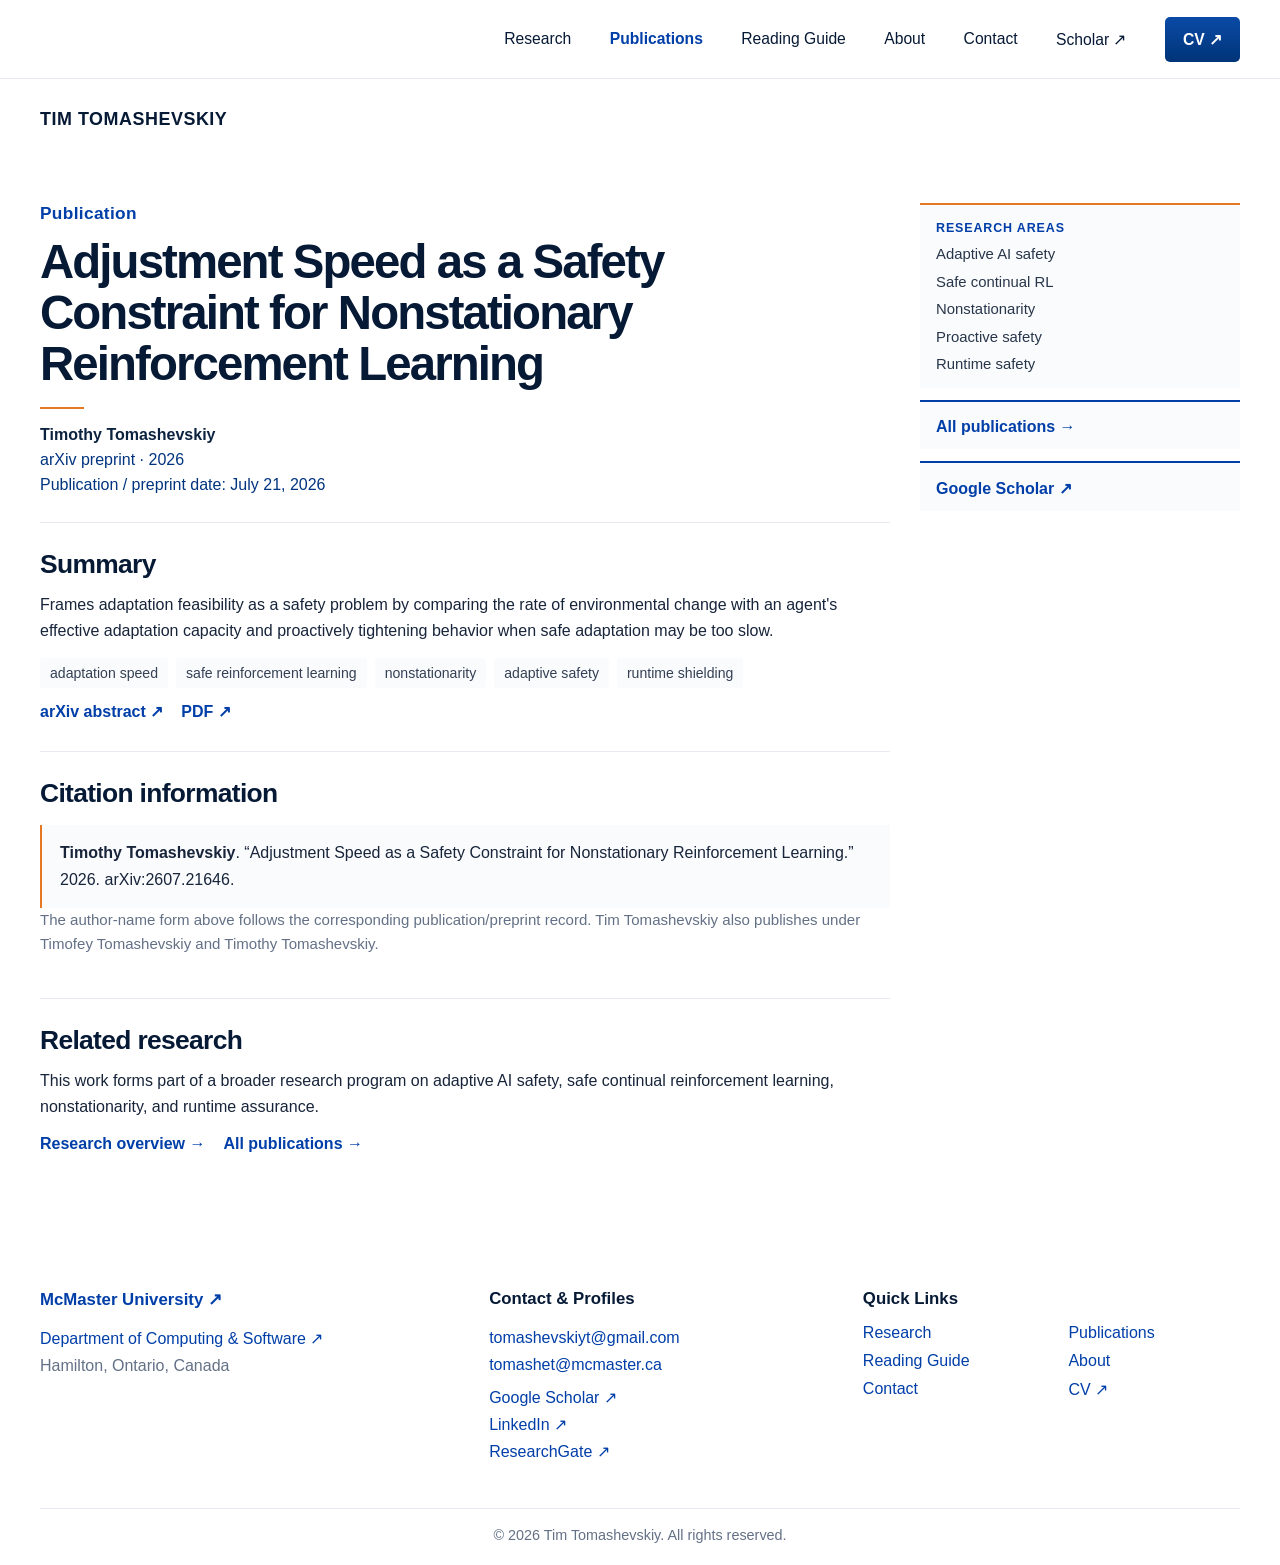
<file: papers/adjustment-speed.html>
<!DOCTYPE html>
<html lang="en">
<head>
<meta charset="utf-8"/>
<meta content="width=device-width, initial-scale=1" name="viewport"/>
<meta content="A framework that treats adaptation speed as a safety constraint by comparing environmental change with the agent's calibrated ability to adapt safely." name="description"/>
<link href="https://tomashet.github.io/papers/adjustment-speed.html" rel="canonical"/>
<meta content="Adjustment Speed as a Safety Constraint for Nonstationary Reinforcement Learning" property="og:title"/>
<meta content="Frames adaptation feasibility as a safety problem by comparing the rate of environmental change with an agent's effective adaptation capacity and proactively tightening behavior when safe adaptation may be too slow." property="og:description"/>
<meta content="article" property="og:type"/>
<meta content="https://tomashet.github.io/papers/adjustment-speed.html" property="og:url"/>
<meta content="https://tomashet.github.io/assets/tim-portrait.png" property="og:image"/>
<meta name="citation_title" content="Adjustment Speed as a Safety Constraint for Nonstationary Reinforcement Learning">
<meta name="citation_author" content="Timothy Tomashevskiy">
<meta name="citation_publication_date" content="2026-07-21">
<link href="../assets/tim-portrait.png" rel="icon" type="image/png"/>
<title>Adjustment Speed as a Safety Constraint for Nonstationary Reinforcement Learning</title>
<link href="../styles.css" rel="stylesheet"/>
<script type="application/ld+json">
{
  "@context": "https://schema.org",
  "@type": "ScholarlyArticle",
  "headline": "Adjustment Speed as a Safety Constraint for Nonstationary Reinforcement Learning",
  "datePublished": "2026-07-21",
  "author": {
    "@type": "Person",
    "name": "Timothy Tomashevskiy",
    "url": "https://tomashet.github.io/"
  },
  "url": "https://tomashet.github.io/papers/adjustment-speed.html",
  "sameAs": "https://arxiv.org/abs/2607.21646",
  "about": ["adaptation speed","safe reinforcement learning","nonstationarity","adaptive safety","runtime shielding"]
}
</script>
</head>
<body>
<header class="site-header research-site-header">
<div class="shell nav-wrap research-nav-wrap">
<nav aria-label="Primary navigation" class="nav">
<a href="../research.html">Research</a>
<a class="active" href="../publications.html">Publications</a>
<a href="../resources.html">Reading Guide</a>
<a href="../about.html">About</a>
<a href="../contact.html">Contact</a>
<a href="https://scholar.google.com/citations?user=U_OvFxQAAAAJ&hl=en" rel="noopener noreferrer" target="_blank">Scholar ↗</a>
<a class="cv-btn" href="../cv.html" target="_blank" rel="noopener noreferrer">CV ↗</a>
</nav>
</div>
</header>
<main>
<section class="secondary-page shell paper-page">
<article class="secondary-main">
<div class="secondary-brand-row"><a class="brand" href="../index.html">TIM TOMASHEVSKIY</a></div>
<header class="secondary-hero">
<div class="research-kicker">Publication</div>
<h1 class="secondary-title">Adjustment Speed as a Safety Constraint for Nonstationary Reinforcement Learning</h1>
<div class="accent-line"></div>
<p class="paper-meta"><strong>Timothy Tomashevskiy</strong><br/>arXiv preprint · 2026<br/>Publication / preprint date: July 21, 2026</p>
</header>
<section class="secondary-section">
<h2>Summary</h2>
<p>Frames adaptation feasibility as a safety problem by comparing the rate of environmental change with an agent's effective adaptation capacity and proactively tightening behavior when safe adaptation may be too slow.</p>
<div class="paper-keywords"><span>adaptation speed</span><span>safe reinforcement learning</span><span>nonstationarity</span><span>adaptive safety</span><span>runtime shielding</span></div>
<div class="inline-links">
<a href="https://arxiv.org/abs/2607.21646" rel="noopener noreferrer" target="_blank">arXiv abstract ↗</a>
<a href="https://arxiv.org/pdf/2607.21646" rel="noopener noreferrer" target="_blank">PDF ↗</a>

</div>
</section>
<section class="secondary-section">
<h2>Citation information</h2>
<div class="paper-citation"><p><strong>Timothy Tomashevskiy</strong>. “Adjustment Speed as a Safety Constraint for Nonstationary Reinforcement Learning.” 2026. arXiv:2607.21646.</p></div>
<p class="muted-note">The author-name form above follows the corresponding publication/preprint record. Tim Tomashevskiy also publishes under Timofey Tomashevskiy and Timothy Tomashevskiy.</p>
</section>
<section class="secondary-section">
<h2>Related research</h2>
<p>This work forms part of a broader research program on adaptive AI safety, safe continual reinforcement learning, nonstationarity, and runtime assurance.</p>
<div class="inline-links"><a href="../research.html">Research overview →</a><a href="../publications.html">All publications →</a></div>
</section>
</article>
<aside class="secondary-rail">
<div class="rail-card rail-topic-card"><div class="rail-label">Research areas</div>
<p><a href="../research.html#adaptive-ai-safety">Adaptive AI safety</a></p>
<p><a href="../research.html#current-research">Safe continual RL</a></p>
<p><a href="../research.html#current-research">Nonstationarity</a></p>
<p><a href="../research.html#proactive-safety">Proactive safety</a></p>
<p><a href="../research.html#runtime-safety">Runtime safety</a></p>
</div>
<div class="rail-card rail-link-card"><a href="../publications.html">All publications →</a></div>
<div class="rail-card rail-link-card"><a href="https://scholar.google.com/citations?user=U_OvFxQAAAAJ&hl=en" rel="noopener noreferrer" target="_blank">Google Scholar ↗</a></div>
</aside>
</section>
</main>
<footer class="site-footer">
<div class="shell footer-grid">
<div><h3><a class="footer-affiliation" href="https://www.mcmaster.ca/" rel="noopener noreferrer" target="_blank">McMaster University ↗</a></h3><p><a href="https://www.eng.mcmaster.ca/cas/" rel="noopener noreferrer" target="_blank">Department of Computing &amp; Software ↗</a><br/>Hamilton, Ontario, Canada</p></div>
<div><h3>Contact &amp; Profiles</h3><p><a href="mailto:tomashevskiyt@gmail.com">tomashevskiyt@gmail.com</a><br/><a href="mailto:tomashet@mcmaster.ca">tomashet@mcmaster.ca</a></p><p><a href="https://scholar.google.com/citations?user=U_OvFxQAAAAJ&hl=en" rel="noopener noreferrer" target="_blank">Google Scholar ↗</a><br/><a href="https://www.linkedin.com/in/tim-tomashevskiy/" rel="noopener noreferrer" target="_blank">LinkedIn ↗</a><br/><a href="https://www.researchgate.net/profile/Tim-Tomashevskiy" rel="noopener noreferrer" target="_blank">ResearchGate ↗</a></p></div>
<div><h3>Quick Links</h3><div class="footer-links"><a href="../research.html">Research</a><a href="../publications.html">Publications</a><a href="../resources.html">Reading Guide</a><a href="../about.html">About</a><a href="../contact.html">Contact</a><a href="../cv.html" target="_blank" rel="noopener noreferrer">CV ↗</a></div></div>
</div>
<div class="shell copyright">© 2026 Tim Tomashevskiy. All rights reserved.</div>
</footer>
</body>
</html>
</file>
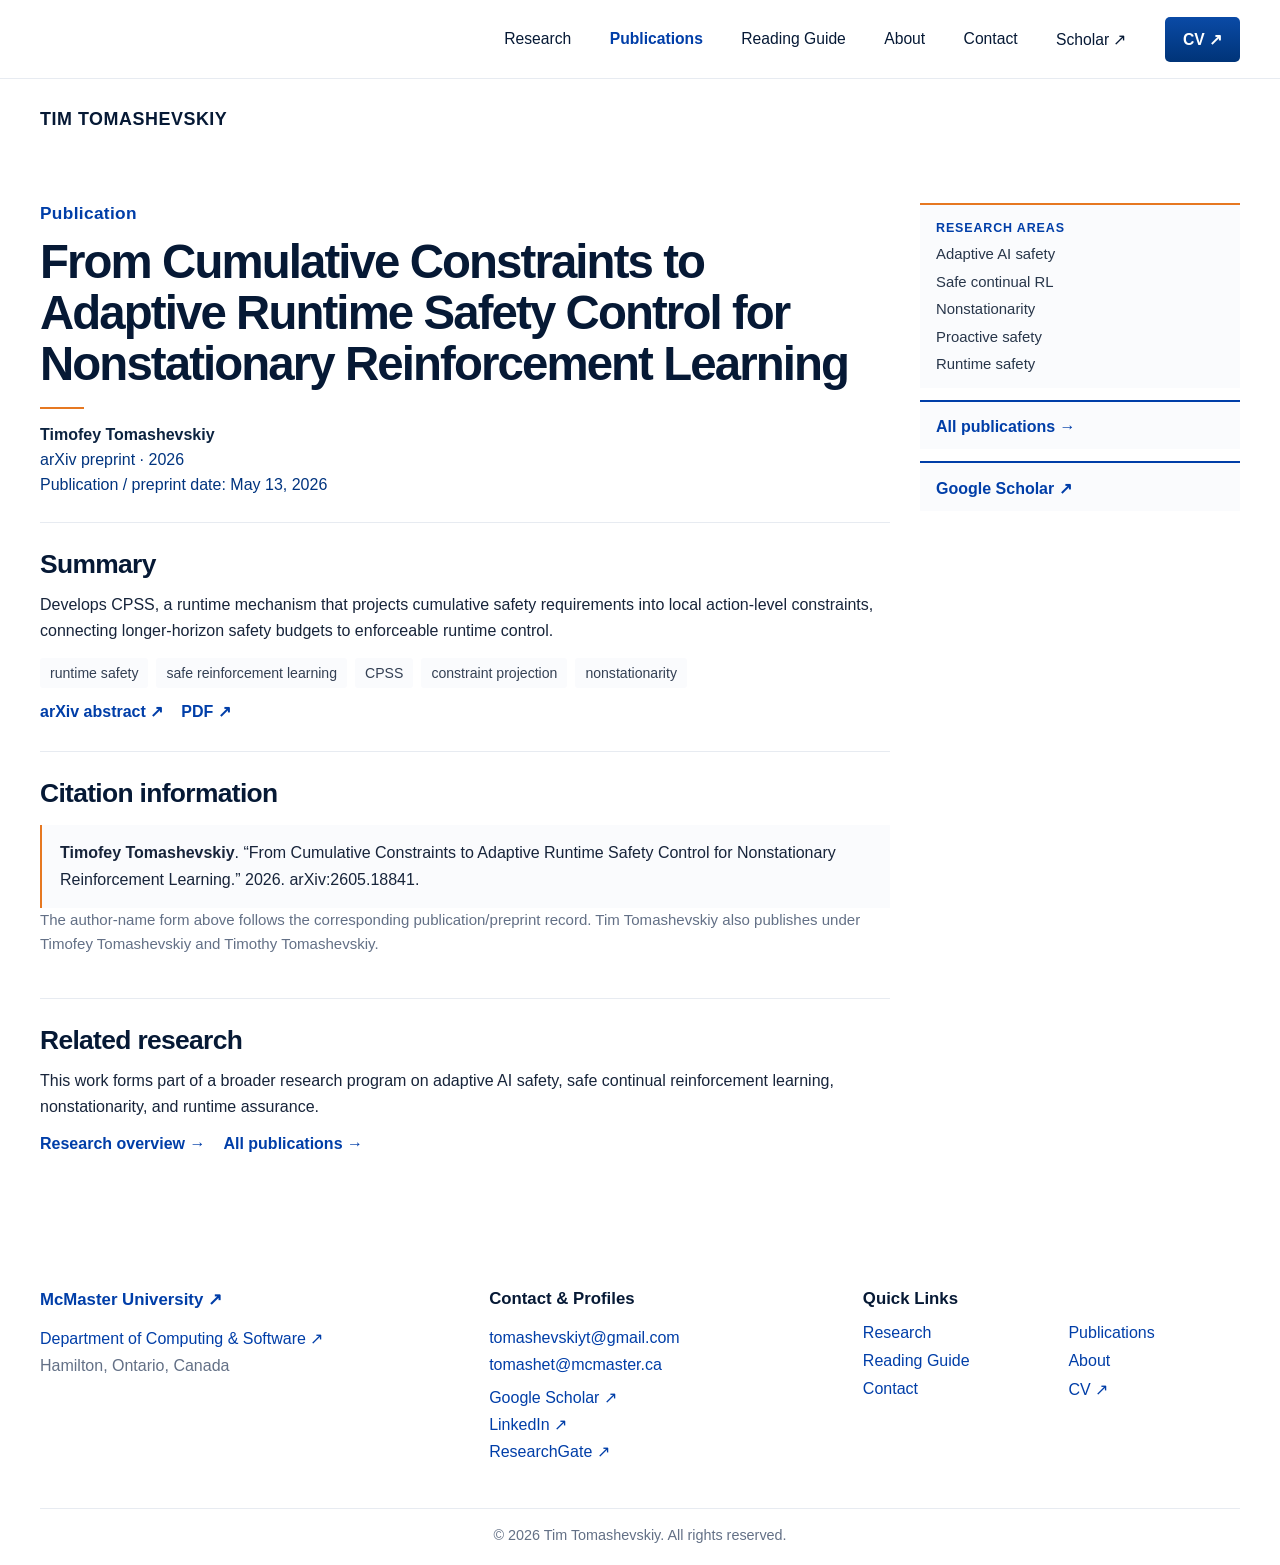
<file: papers/cpss.html>
<!DOCTYPE html>
<html lang="en">
<head>
<meta charset="utf-8"/>
<meta content="width=device-width, initial-scale=1" name="viewport"/>
<meta content="CPSS projects cumulative safety budgets into adaptive state-level constraints for runtime safety control in nonstationary reinforcement learning." name="description"/>
<link href="https://tomashet.github.io/papers/cpss.html" rel="canonical"/>
<meta content="From Cumulative Constraints to Adaptive Runtime Safety Control for Nonstationary Reinforcement Learning" property="og:title"/>
<meta content="Develops CPSS, a runtime mechanism that projects cumulative safety requirements into local action-level constraints, connecting longer-horizon safety budgets to enforceable runtime control." property="og:description"/>
<meta content="article" property="og:type"/>
<meta content="https://tomashet.github.io/papers/cpss.html" property="og:url"/>
<meta content="https://tomashet.github.io/assets/tim-portrait.png" property="og:image"/>
<meta name="citation_title" content="From Cumulative Constraints to Adaptive Runtime Safety Control for Nonstationary Reinforcement Learning">
<meta name="citation_author" content="Timofey Tomashevskiy">
<meta name="citation_publication_date" content="2026-05-13">
<link href="../assets/tim-portrait.png" rel="icon" type="image/png"/>
<title>From Cumulative Constraints to Adaptive Runtime Safety Control for Nonstationary Reinforcement Learning</title>
<link href="../styles.css" rel="stylesheet"/>
<script type="application/ld+json">
{
  "@context": "https://schema.org",
  "@type": "ScholarlyArticle",
  "headline": "From Cumulative Constraints to Adaptive Runtime Safety Control for Nonstationary Reinforcement Learning",
  "datePublished": "2026-05-13",
  "author": {
    "@type": "Person",
    "name": "Timofey Tomashevskiy",
    "url": "https://tomashet.github.io/"
  },
  "url": "https://tomashet.github.io/papers/cpss.html",
  "sameAs": "https://arxiv.org/abs/2605.18841",
  "about": ["runtime safety","safe reinforcement learning","CPSS","constraint projection","nonstationarity"]
}
</script>
</head>
<body>
<header class="site-header research-site-header">
<div class="shell nav-wrap research-nav-wrap">
<nav aria-label="Primary navigation" class="nav">
<a href="../research.html">Research</a>
<a class="active" href="../publications.html">Publications</a>
<a href="../resources.html">Reading Guide</a>
<a href="../about.html">About</a>
<a href="../contact.html">Contact</a>
<a href="https://scholar.google.com/citations?user=U_OvFxQAAAAJ&hl=en" rel="noopener noreferrer" target="_blank">Scholar ↗</a>
<a class="cv-btn" href="../cv.html" target="_blank" rel="noopener noreferrer">CV ↗</a>
</nav>
</div>
</header>
<main>
<section class="secondary-page shell paper-page">
<article class="secondary-main">
<div class="secondary-brand-row"><a class="brand" href="../index.html">TIM TOMASHEVSKIY</a></div>
<header class="secondary-hero">
<div class="research-kicker">Publication</div>
<h1 class="secondary-title">From Cumulative Constraints to Adaptive Runtime Safety Control for Nonstationary Reinforcement Learning</h1>
<div class="accent-line"></div>
<p class="paper-meta"><strong>Timofey Tomashevskiy</strong><br/>arXiv preprint · 2026<br/>Publication / preprint date: May 13, 2026</p>
</header>
<section class="secondary-section">
<h2>Summary</h2>
<p>Develops CPSS, a runtime mechanism that projects cumulative safety requirements into local action-level constraints, connecting longer-horizon safety budgets to enforceable runtime control.</p>
<div class="paper-keywords"><span>runtime safety</span><span>safe reinforcement learning</span><span>CPSS</span><span>constraint projection</span><span>nonstationarity</span></div>
<div class="inline-links">
<a href="https://arxiv.org/abs/2605.18841" rel="noopener noreferrer" target="_blank">arXiv abstract ↗</a>
<a href="https://arxiv.org/pdf/2605.18841" rel="noopener noreferrer" target="_blank">PDF ↗</a>

</div>
</section>
<section class="secondary-section">
<h2>Citation information</h2>
<div class="paper-citation"><p><strong>Timofey Tomashevskiy</strong>. “From Cumulative Constraints to Adaptive Runtime Safety Control for Nonstationary Reinforcement Learning.” 2026. arXiv:2605.18841.</p></div>
<p class="muted-note">The author-name form above follows the corresponding publication/preprint record. Tim Tomashevskiy also publishes under Timofey Tomashevskiy and Timothy Tomashevskiy.</p>
</section>
<section class="secondary-section">
<h2>Related research</h2>
<p>This work forms part of a broader research program on adaptive AI safety, safe continual reinforcement learning, nonstationarity, and runtime assurance.</p>
<div class="inline-links"><a href="../research.html">Research overview →</a><a href="../publications.html">All publications →</a></div>
</section>
</article>
<aside class="secondary-rail">
<div class="rail-card rail-topic-card"><div class="rail-label">Research areas</div>
<p><a href="../research.html#adaptive-ai-safety">Adaptive AI safety</a></p>
<p><a href="../research.html#current-research">Safe continual RL</a></p>
<p><a href="../research.html#current-research">Nonstationarity</a></p>
<p><a href="../research.html#proactive-safety">Proactive safety</a></p>
<p><a href="../research.html#runtime-safety">Runtime safety</a></p>
</div>
<div class="rail-card rail-link-card"><a href="../publications.html">All publications →</a></div>
<div class="rail-card rail-link-card"><a href="https://scholar.google.com/citations?user=U_OvFxQAAAAJ&hl=en" rel="noopener noreferrer" target="_blank">Google Scholar ↗</a></div>
</aside>
</section>
</main>
<footer class="site-footer">
<div class="shell footer-grid">
<div><h3><a class="footer-affiliation" href="https://www.mcmaster.ca/" rel="noopener noreferrer" target="_blank">McMaster University ↗</a></h3><p><a href="https://www.eng.mcmaster.ca/cas/" rel="noopener noreferrer" target="_blank">Department of Computing &amp; Software ↗</a><br/>Hamilton, Ontario, Canada</p></div>
<div><h3>Contact &amp; Profiles</h3><p><a href="mailto:tomashevskiyt@gmail.com">tomashevskiyt@gmail.com</a><br/><a href="mailto:tomashet@mcmaster.ca">tomashet@mcmaster.ca</a></p><p><a href="https://scholar.google.com/citations?user=U_OvFxQAAAAJ&hl=en" rel="noopener noreferrer" target="_blank">Google Scholar ↗</a><br/><a href="https://www.linkedin.com/in/tim-tomashevskiy/" rel="noopener noreferrer" target="_blank">LinkedIn ↗</a><br/><a href="https://www.researchgate.net/profile/Tim-Tomashevskiy" rel="noopener noreferrer" target="_blank">ResearchGate ↗</a></p></div>
<div><h3>Quick Links</h3><div class="footer-links"><a href="../research.html">Research</a><a href="../publications.html">Publications</a><a href="../resources.html">Reading Guide</a><a href="../about.html">About</a><a href="../contact.html">Contact</a><a href="../cv.html" target="_blank" rel="noopener noreferrer">CV ↗</a></div></div>
</div>
<div class="shell copyright">© 2026 Tim Tomashevskiy. All rights reserved.</div>
</footer>
</body>
</html>
</file>
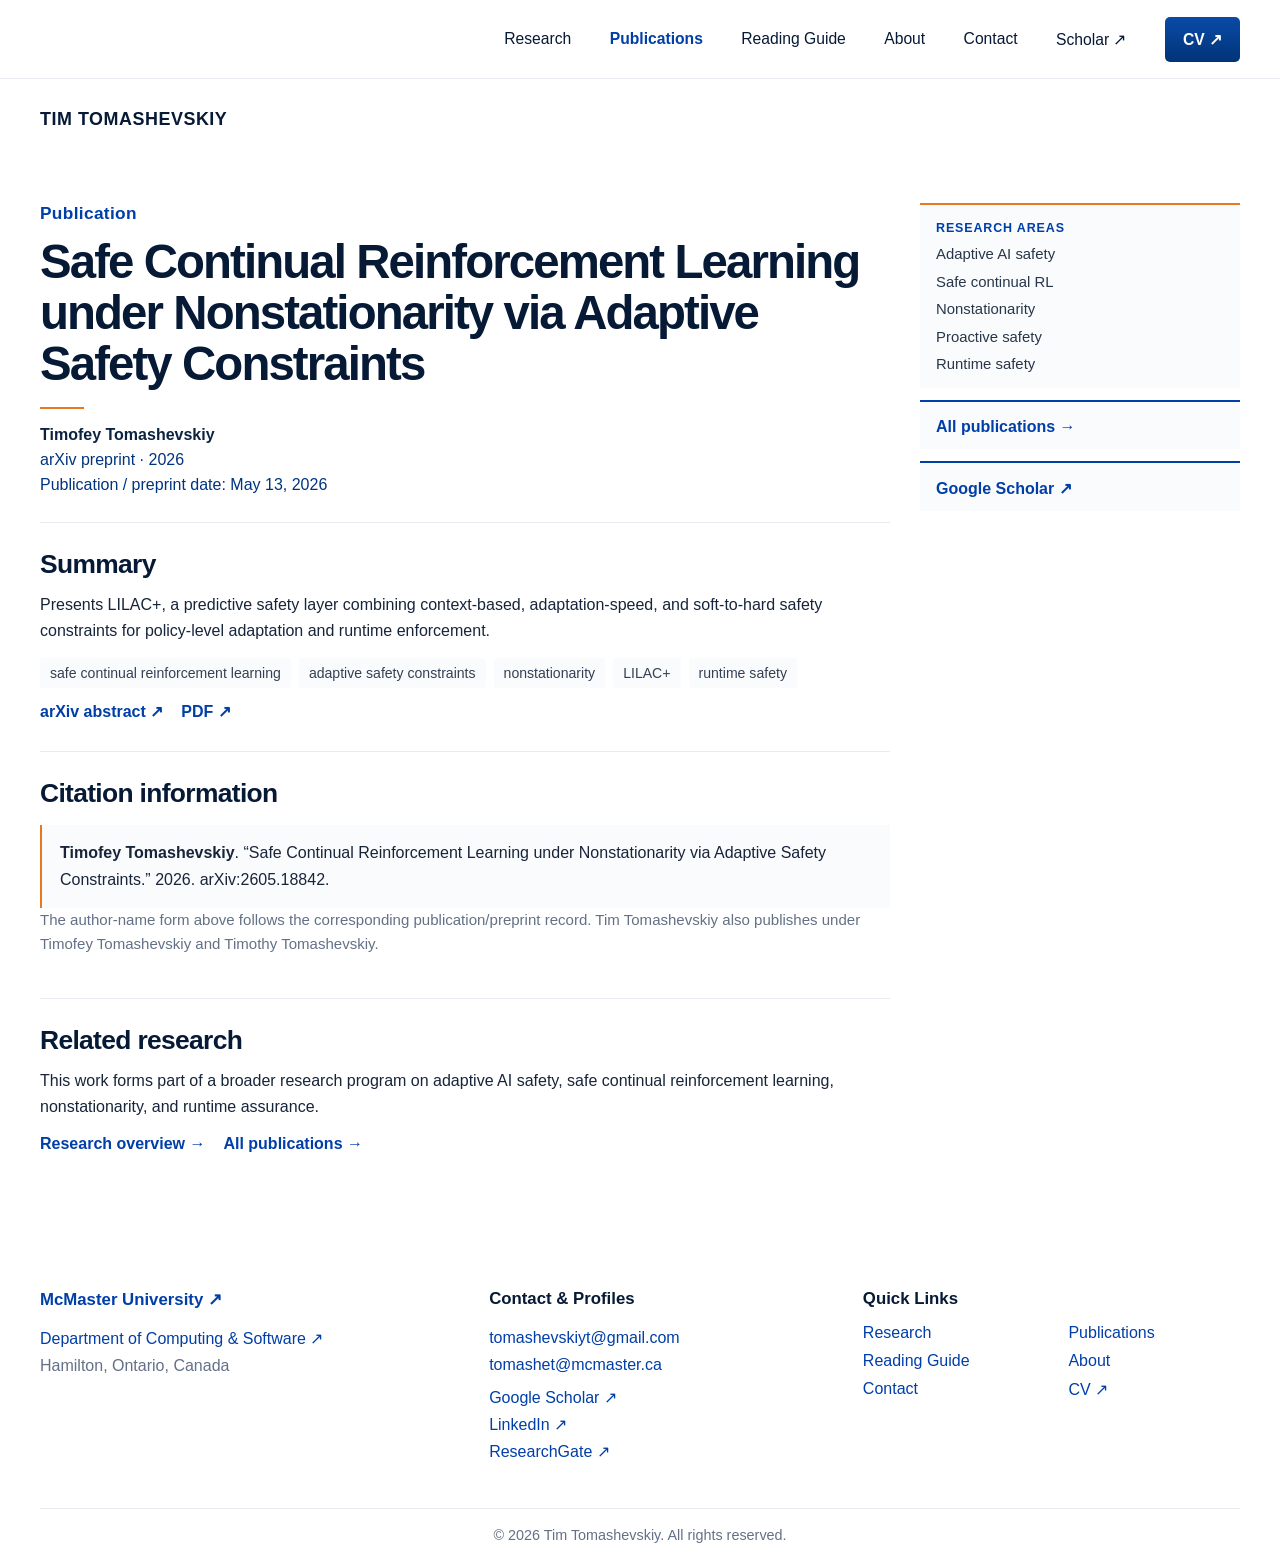
<file: papers/lilac-plus.html>
<!DOCTYPE html>
<html lang="en">
<head>
<meta charset="utf-8"/>
<meta content="width=device-width, initial-scale=1" name="viewport"/>
<meta content="LILAC+ combines context-based, adaptation-speed, and soft-to-hard safety mechanisms for continual reinforcement learning under nonstationarity." name="description"/>
<link href="https://tomashet.github.io/papers/lilac-plus.html" rel="canonical"/>
<meta content="Safe Continual Reinforcement Learning under Nonstationarity via Adaptive Safety Constraints" property="og:title"/>
<meta content="Presents LILAC+, a predictive safety layer combining context-based, adaptation-speed, and soft-to-hard safety constraints for policy-level adaptation and runtime enforcement." property="og:description"/>
<meta content="article" property="og:type"/>
<meta content="https://tomashet.github.io/papers/lilac-plus.html" property="og:url"/>
<meta content="https://tomashet.github.io/assets/tim-portrait.png" property="og:image"/>
<meta name="citation_title" content="Safe Continual Reinforcement Learning under Nonstationarity via Adaptive Safety Constraints">
<meta name="citation_author" content="Timofey Tomashevskiy">
<meta name="citation_publication_date" content="2026-05-13">
<link href="../assets/tim-portrait.png" rel="icon" type="image/png"/>
<title>Safe Continual Reinforcement Learning under Nonstationarity via Adaptive Safety Constraints</title>
<link href="../styles.css" rel="stylesheet"/>
<script type="application/ld+json">
{
  "@context": "https://schema.org",
  "@type": "ScholarlyArticle",
  "headline": "Safe Continual Reinforcement Learning under Nonstationarity via Adaptive Safety Constraints",
  "datePublished": "2026-05-13",
  "author": {
    "@type": "Person",
    "name": "Timofey Tomashevskiy",
    "url": "https://tomashet.github.io/"
  },
  "url": "https://tomashet.github.io/papers/lilac-plus.html",
  "sameAs": "https://arxiv.org/abs/2605.18842",
  "about": ["safe continual reinforcement learning","adaptive safety constraints","nonstationarity","LILAC+","runtime safety"]
}
</script>
</head>
<body>
<header class="site-header research-site-header">
<div class="shell nav-wrap research-nav-wrap">
<nav aria-label="Primary navigation" class="nav">
<a href="../research.html">Research</a>
<a class="active" href="../publications.html">Publications</a>
<a href="../resources.html">Reading Guide</a>
<a href="../about.html">About</a>
<a href="../contact.html">Contact</a>
<a href="https://scholar.google.com/citations?user=U_OvFxQAAAAJ&hl=en" rel="noopener noreferrer" target="_blank">Scholar ↗</a>
<a class="cv-btn" href="../cv.html" target="_blank" rel="noopener noreferrer">CV ↗</a>
</nav>
</div>
</header>
<main>
<section class="secondary-page shell paper-page">
<article class="secondary-main">
<div class="secondary-brand-row"><a class="brand" href="../index.html">TIM TOMASHEVSKIY</a></div>
<header class="secondary-hero">
<div class="research-kicker">Publication</div>
<h1 class="secondary-title">Safe Continual Reinforcement Learning under Nonstationarity via Adaptive Safety Constraints</h1>
<div class="accent-line"></div>
<p class="paper-meta"><strong>Timofey Tomashevskiy</strong><br/>arXiv preprint · 2026<br/>Publication / preprint date: May 13, 2026</p>
</header>
<section class="secondary-section">
<h2>Summary</h2>
<p>Presents LILAC+, a predictive safety layer combining context-based, adaptation-speed, and soft-to-hard safety constraints for policy-level adaptation and runtime enforcement.</p>
<div class="paper-keywords"><span>safe continual reinforcement learning</span><span>adaptive safety constraints</span><span>nonstationarity</span><span>LILAC+</span><span>runtime safety</span></div>
<div class="inline-links">
<a href="https://arxiv.org/abs/2605.18842" rel="noopener noreferrer" target="_blank">arXiv abstract ↗</a>
<a href="https://arxiv.org/pdf/2605.18842" rel="noopener noreferrer" target="_blank">PDF ↗</a>

</div>
</section>
<section class="secondary-section">
<h2>Citation information</h2>
<div class="paper-citation"><p><strong>Timofey Tomashevskiy</strong>. “Safe Continual Reinforcement Learning under Nonstationarity via Adaptive Safety Constraints.” 2026. arXiv:2605.18842.</p></div>
<p class="muted-note">The author-name form above follows the corresponding publication/preprint record. Tim Tomashevskiy also publishes under Timofey Tomashevskiy and Timothy Tomashevskiy.</p>
</section>
<section class="secondary-section">
<h2>Related research</h2>
<p>This work forms part of a broader research program on adaptive AI safety, safe continual reinforcement learning, nonstationarity, and runtime assurance.</p>
<div class="inline-links"><a href="../research.html">Research overview →</a><a href="../publications.html">All publications →</a></div>
</section>
</article>
<aside class="secondary-rail">
<div class="rail-card rail-topic-card"><div class="rail-label">Research areas</div>
<p><a href="../research.html#adaptive-ai-safety">Adaptive AI safety</a></p>
<p><a href="../research.html#current-research">Safe continual RL</a></p>
<p><a href="../research.html#current-research">Nonstationarity</a></p>
<p><a href="../research.html#proactive-safety">Proactive safety</a></p>
<p><a href="../research.html#runtime-safety">Runtime safety</a></p>
</div>
<div class="rail-card rail-link-card"><a href="../publications.html">All publications →</a></div>
<div class="rail-card rail-link-card"><a href="https://scholar.google.com/citations?user=U_OvFxQAAAAJ&hl=en" rel="noopener noreferrer" target="_blank">Google Scholar ↗</a></div>
</aside>
</section>
</main>
<footer class="site-footer">
<div class="shell footer-grid">
<div><h3><a class="footer-affiliation" href="https://www.mcmaster.ca/" rel="noopener noreferrer" target="_blank">McMaster University ↗</a></h3><p><a href="https://www.eng.mcmaster.ca/cas/" rel="noopener noreferrer" target="_blank">Department of Computing &amp; Software ↗</a><br/>Hamilton, Ontario, Canada</p></div>
<div><h3>Contact &amp; Profiles</h3><p><a href="mailto:tomashevskiyt@gmail.com">tomashevskiyt@gmail.com</a><br/><a href="mailto:tomashet@mcmaster.ca">tomashet@mcmaster.ca</a></p><p><a href="https://scholar.google.com/citations?user=U_OvFxQAAAAJ&hl=en" rel="noopener noreferrer" target="_blank">Google Scholar ↗</a><br/><a href="https://www.linkedin.com/in/tim-tomashevskiy/" rel="noopener noreferrer" target="_blank">LinkedIn ↗</a><br/><a href="https://www.researchgate.net/profile/Tim-Tomashevskiy" rel="noopener noreferrer" target="_blank">ResearchGate ↗</a></p></div>
<div><h3>Quick Links</h3><div class="footer-links"><a href="../research.html">Research</a><a href="../publications.html">Publications</a><a href="../resources.html">Reading Guide</a><a href="../about.html">About</a><a href="../contact.html">Contact</a><a href="../cv.html" target="_blank" rel="noopener noreferrer">CV ↗</a></div></div>
</div>
<div class="shell copyright">© 2026 Tim Tomashevskiy. All rights reserved.</div>
</footer>
</body>
</html>
</file>
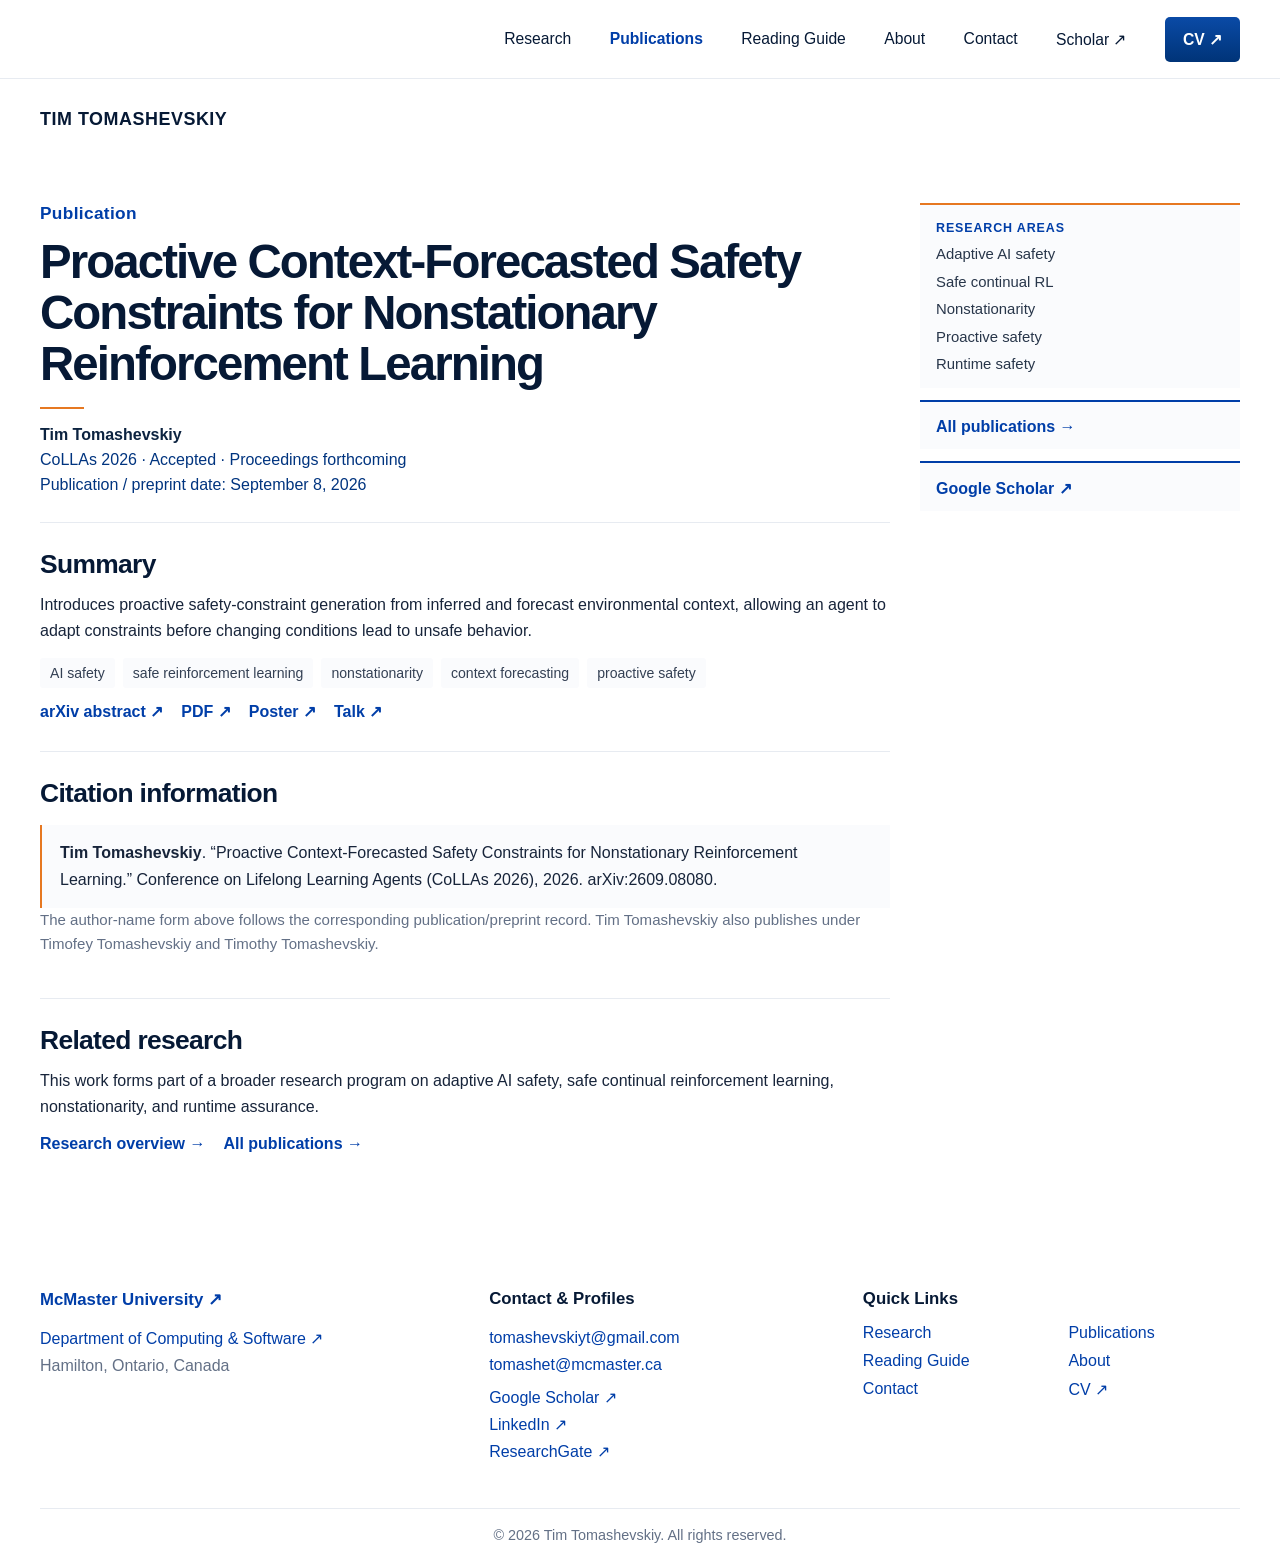
<file: papers/proactive-context-forecasted-safety.html>
<!DOCTYPE html>
<html lang="en">
<head>
<meta charset="utf-8"/>
<meta content="width=device-width, initial-scale=1" name="viewport"/>
<meta content="Proactive context-forecasted safety for nonstationary reinforcement learning, using predicted environmental context to adapt constraints before risk emerges." name="description"/>
<link href="https://tomashet.github.io/papers/proactive-context-forecasted-safety.html" rel="canonical"/>
<meta content="Proactive Context-Forecasted Safety Constraints for Nonstationary Reinforcement Learning" property="og:title"/>
<meta content="Introduces proactive safety-constraint generation from inferred and forecast environmental context, allowing an agent to adapt constraints before changing conditions lead to unsafe behavior." property="og:description"/>
<meta content="article" property="og:type"/>
<meta content="https://tomashet.github.io/papers/proactive-context-forecasted-safety.html" property="og:url"/>
<meta content="https://tomashet.github.io/assets/tim-portrait.png" property="og:image"/>
<meta name="citation_title" content="Proactive Context-Forecasted Safety Constraints for Nonstationary Reinforcement Learning">
<meta name="citation_author" content="Tim Tomashevskiy">
<meta name="citation_publication_date" content="2026-09-08">
<meta name="citation_conference_title" content="Conference on Lifelong Learning Agents (CoLLAs 2026)">
<link href="../assets/tim-portrait.png" rel="icon" type="image/png"/>
<title>Proactive Context-Forecasted Safety Constraints for Nonstationary Reinforcement Learning</title>
<link href="../styles.css" rel="stylesheet"/>
<script type="application/ld+json">
{
  "@context": "https://schema.org",
  "@type": "ScholarlyArticle",
  "headline": "Proactive Context-Forecasted Safety Constraints for Nonstationary Reinforcement Learning",
  "datePublished": "2026-09-08",
  "author": {
    "@type": "Person",
    "name": "Tim Tomashevskiy",
    "url": "https://tomashet.github.io/"
  },
  "url": "https://tomashet.github.io/papers/proactive-context-forecasted-safety.html",
  "sameAs": "https://arxiv.org/abs/2609.08080",
  "about": ["AI safety","safe reinforcement learning","nonstationarity","context forecasting","proactive safety"],
    "isPartOf": {"@type":"CreativeWork","name":"Conference on Lifelong Learning Agents (CoLLAs 2026)"}
}
</script>
</head>
<body>
<header class="site-header research-site-header">
<div class="shell nav-wrap research-nav-wrap">
<nav aria-label="Primary navigation" class="nav">
<a href="../research.html">Research</a>
<a class="active" href="../publications.html">Publications</a>
<a href="../resources.html">Reading Guide</a>
<a href="../about.html">About</a>
<a href="../contact.html">Contact</a>
<a href="https://scholar.google.com/citations?user=U_OvFxQAAAAJ&hl=en" rel="noopener noreferrer" target="_blank">Scholar ↗</a>
<a class="cv-btn" href="../cv.html" target="_blank" rel="noopener noreferrer">CV ↗</a>
</nav>
</div>
</header>
<main>
<section class="secondary-page shell paper-page">
<article class="secondary-main">
<div class="secondary-brand-row"><a class="brand" href="../index.html">TIM TOMASHEVSKIY</a></div>
<header class="secondary-hero">
<div class="research-kicker">Publication</div>
<h1 class="secondary-title">Proactive Context-Forecasted Safety Constraints for Nonstationary Reinforcement Learning</h1>
<div class="accent-line"></div>
<p class="paper-meta"><strong>Tim Tomashevskiy</strong><br/>CoLLAs 2026 · Accepted · Proceedings forthcoming<br/>Publication / preprint date: September 8, 2026</p>
</header>
<section class="secondary-section">
<h2>Summary</h2>
<p>Introduces proactive safety-constraint generation from inferred and forecast environmental context, allowing an agent to adapt constraints before changing conditions lead to unsafe behavior.</p>
<div class="paper-keywords"><span>AI safety</span><span>safe reinforcement learning</span><span>nonstationarity</span><span>context forecasting</span><span>proactive safety</span></div>
<div class="inline-links">
<a href="https://arxiv.org/abs/2609.08080" rel="noopener noreferrer" target="_blank">arXiv abstract ↗</a>
<a href="https://arxiv.org/pdf/2609.08080" rel="noopener noreferrer" target="_blank">PDF ↗</a>
<a href="../assets/CoLLAs_2026_Poster.pdf" rel="noopener noreferrer" target="_blank">Poster ↗</a><a href="https://drive.google.com/file/d/1xjxTXPpwPQGgDdFLk-ZQez_IN1ukGyGI/view?usp=sharing" rel="noopener noreferrer" target="_blank">Talk ↗</a>
</div>
</section>
<section class="secondary-section">
<h2>Citation information</h2>
<div class="paper-citation"><p><strong>Tim Tomashevskiy</strong>. “Proactive Context-Forecasted Safety Constraints for Nonstationary Reinforcement Learning.” Conference on Lifelong Learning Agents (CoLLAs 2026), 2026. arXiv:2609.08080.</p></div>
<p class="muted-note">The author-name form above follows the corresponding publication/preprint record. Tim Tomashevskiy also publishes under Timofey Tomashevskiy and Timothy Tomashevskiy.</p>
</section>
<section class="secondary-section">
<h2>Related research</h2>
<p>This work forms part of a broader research program on adaptive AI safety, safe continual reinforcement learning, nonstationarity, and runtime assurance.</p>
<div class="inline-links"><a href="../research.html">Research overview →</a><a href="../publications.html">All publications →</a></div>
</section>
</article>
<aside class="secondary-rail">
<div class="rail-card rail-topic-card"><div class="rail-label">Research areas</div>
<p><a href="../research.html#adaptive-ai-safety">Adaptive AI safety</a></p>
<p><a href="../research.html#current-research">Safe continual RL</a></p>
<p><a href="../research.html#current-research">Nonstationarity</a></p>
<p><a href="../research.html#proactive-safety">Proactive safety</a></p>
<p><a href="../research.html#runtime-safety">Runtime safety</a></p>
</div>
<div class="rail-card rail-link-card"><a href="../publications.html">All publications →</a></div>
<div class="rail-card rail-link-card"><a href="https://scholar.google.com/citations?user=U_OvFxQAAAAJ&hl=en" rel="noopener noreferrer" target="_blank">Google Scholar ↗</a></div>
</aside>
</section>
</main>
<footer class="site-footer">
<div class="shell footer-grid">
<div><h3><a class="footer-affiliation" href="https://www.mcmaster.ca/" rel="noopener noreferrer" target="_blank">McMaster University ↗</a></h3><p><a href="https://www.eng.mcmaster.ca/cas/" rel="noopener noreferrer" target="_blank">Department of Computing &amp; Software ↗</a><br/>Hamilton, Ontario, Canada</p></div>
<div><h3>Contact &amp; Profiles</h3><p><a href="mailto:tomashevskiyt@gmail.com">tomashevskiyt@gmail.com</a><br/><a href="mailto:tomashet@mcmaster.ca">tomashet@mcmaster.ca</a></p><p><a href="https://scholar.google.com/citations?user=U_OvFxQAAAAJ&hl=en" rel="noopener noreferrer" target="_blank">Google Scholar ↗</a><br/><a href="https://www.linkedin.com/in/tim-tomashevskiy/" rel="noopener noreferrer" target="_blank">LinkedIn ↗</a><br/><a href="https://www.researchgate.net/profile/Tim-Tomashevskiy" rel="noopener noreferrer" target="_blank">ResearchGate ↗</a></p></div>
<div><h3>Quick Links</h3><div class="footer-links"><a href="../research.html">Research</a><a href="../publications.html">Publications</a><a href="../resources.html">Reading Guide</a><a href="../about.html">About</a><a href="../contact.html">Contact</a><a href="../cv.html" target="_blank" rel="noopener noreferrer">CV ↗</a></div></div>
</div>
<div class="shell copyright">© 2026 Tim Tomashevskiy. All rights reserved.</div>
</footer>
</body>
</html>
</file>
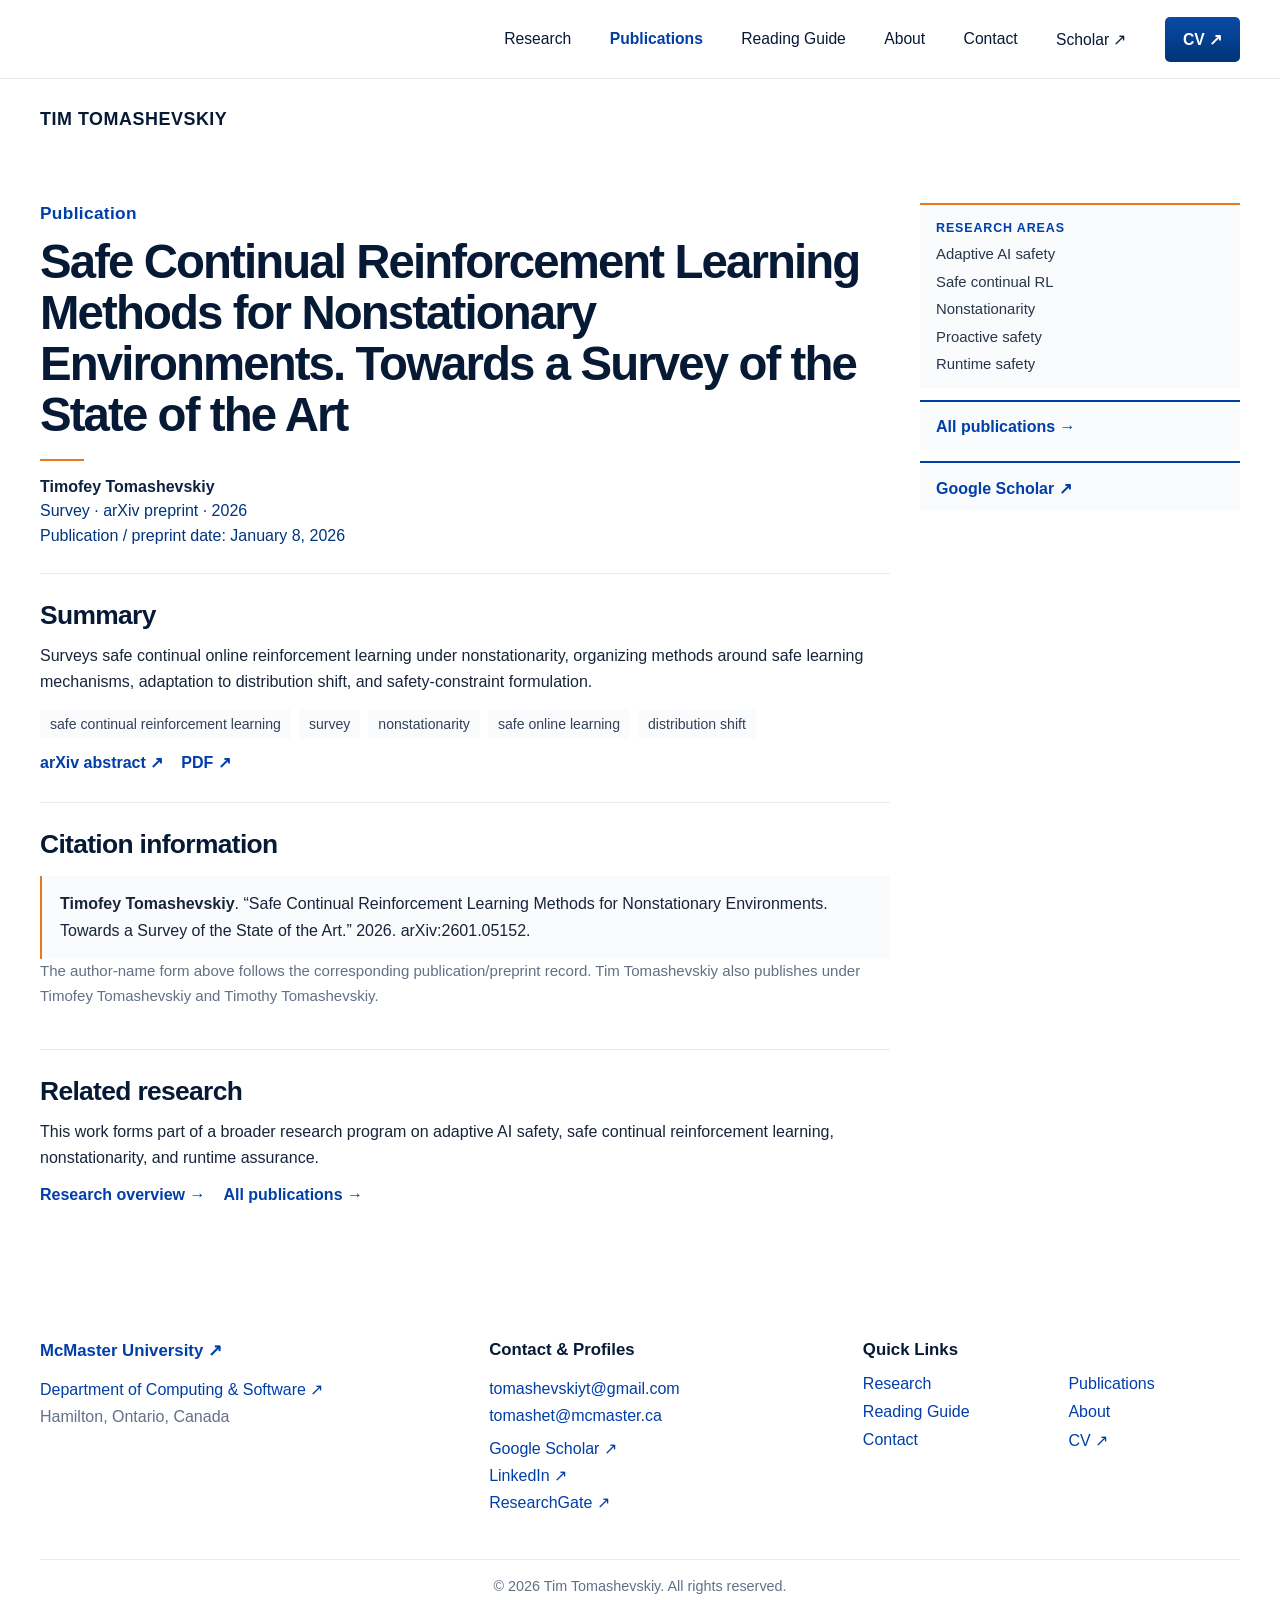
<file: papers/safe-continual-rl-survey.html>
<!DOCTYPE html>
<html lang="en">
<head>
<meta charset="utf-8"/>
<meta content="width=device-width, initial-scale=1" name="viewport"/>
<meta content="A survey of safe continual reinforcement learning under nonstationarity, covering safe learning mechanisms, distribution shift, adaptation, and safety constraints." name="description"/>
<link href="https://tomashet.github.io/papers/safe-continual-rl-survey.html" rel="canonical"/>
<meta content="Safe Continual Reinforcement Learning Methods for Nonstationary Environments. Towards a Survey of the State of the Art" property="og:title"/>
<meta content="Surveys safe continual online reinforcement learning under nonstationarity, organizing methods around safe learning mechanisms, adaptation to distribution shift, and safety-constraint formulation." property="og:description"/>
<meta content="article" property="og:type"/>
<meta content="https://tomashet.github.io/papers/safe-continual-rl-survey.html" property="og:url"/>
<meta content="https://tomashet.github.io/assets/tim-portrait.png" property="og:image"/>
<meta name="citation_title" content="Safe Continual Reinforcement Learning Methods for Nonstationary Environments. Towards a Survey of the State of the Art">
<meta name="citation_author" content="Timofey Tomashevskiy">
<meta name="citation_publication_date" content="2026-01-08">
<link href="../assets/tim-portrait.png" rel="icon" type="image/png"/>
<title>Safe Continual Reinforcement Learning Methods for Nonstationary Environments. Towards a Survey of the State of the Art</title>
<link href="../styles.css" rel="stylesheet"/>
<script type="application/ld+json">
{
  "@context": "https://schema.org",
  "@type": "ScholarlyArticle",
  "headline": "Safe Continual Reinforcement Learning Methods for Nonstationary Environments. Towards a Survey of the State of the Art",
  "datePublished": "2026-01-08",
  "author": {
    "@type": "Person",
    "name": "Timofey Tomashevskiy",
    "url": "https://tomashet.github.io/"
  },
  "url": "https://tomashet.github.io/papers/safe-continual-rl-survey.html",
  "sameAs": "https://arxiv.org/abs/2601.05152",
  "about": ["safe continual reinforcement learning","survey","nonstationarity","safe online learning","distribution shift"]
}
</script>
</head>
<body>
<header class="site-header research-site-header">
<div class="shell nav-wrap research-nav-wrap">
<nav aria-label="Primary navigation" class="nav">
<a href="../research.html">Research</a>
<a class="active" href="../publications.html">Publications</a>
<a href="../resources.html">Reading Guide</a>
<a href="../about.html">About</a>
<a href="../contact.html">Contact</a>
<a href="https://scholar.google.com/citations?user=U_OvFxQAAAAJ&hl=en" rel="noopener noreferrer" target="_blank">Scholar ↗</a>
<a class="cv-btn" href="../cv.html" target="_blank" rel="noopener noreferrer">CV ↗</a>
</nav>
</div>
</header>
<main>
<section class="secondary-page shell paper-page">
<article class="secondary-main">
<div class="secondary-brand-row"><a class="brand" href="../index.html">TIM TOMASHEVSKIY</a></div>
<header class="secondary-hero">
<div class="research-kicker">Publication</div>
<h1 class="secondary-title">Safe Continual Reinforcement Learning Methods for Nonstationary Environments. Towards a Survey of the State of the Art</h1>
<div class="accent-line"></div>
<p class="paper-meta"><strong>Timofey Tomashevskiy</strong><br/>Survey · arXiv preprint · 2026<br/>Publication / preprint date: January 8, 2026</p>
</header>
<section class="secondary-section">
<h2>Summary</h2>
<p>Surveys safe continual online reinforcement learning under nonstationarity, organizing methods around safe learning mechanisms, adaptation to distribution shift, and safety-constraint formulation.</p>
<div class="paper-keywords"><span>safe continual reinforcement learning</span><span>survey</span><span>nonstationarity</span><span>safe online learning</span><span>distribution shift</span></div>
<div class="inline-links">
<a href="https://arxiv.org/abs/2601.05152" rel="noopener noreferrer" target="_blank">arXiv abstract ↗</a>
<a href="https://arxiv.org/pdf/2601.05152" rel="noopener noreferrer" target="_blank">PDF ↗</a>

</div>
</section>
<section class="secondary-section">
<h2>Citation information</h2>
<div class="paper-citation"><p><strong>Timofey Tomashevskiy</strong>. “Safe Continual Reinforcement Learning Methods for Nonstationary Environments. Towards a Survey of the State of the Art.” 2026. arXiv:2601.05152.</p></div>
<p class="muted-note">The author-name form above follows the corresponding publication/preprint record. Tim Tomashevskiy also publishes under Timofey Tomashevskiy and Timothy Tomashevskiy.</p>
</section>
<section class="secondary-section">
<h2>Related research</h2>
<p>This work forms part of a broader research program on adaptive AI safety, safe continual reinforcement learning, nonstationarity, and runtime assurance.</p>
<div class="inline-links"><a href="../research.html">Research overview →</a><a href="../publications.html">All publications →</a></div>
</section>
</article>
<aside class="secondary-rail">
<div class="rail-card rail-topic-card"><div class="rail-label">Research areas</div>
<p><a href="../research.html#adaptive-ai-safety">Adaptive AI safety</a></p>
<p><a href="../research.html#current-research">Safe continual RL</a></p>
<p><a href="../research.html#current-research">Nonstationarity</a></p>
<p><a href="../research.html#proactive-safety">Proactive safety</a></p>
<p><a href="../research.html#runtime-safety">Runtime safety</a></p>
</div>
<div class="rail-card rail-link-card"><a href="../publications.html">All publications →</a></div>
<div class="rail-card rail-link-card"><a href="https://scholar.google.com/citations?user=U_OvFxQAAAAJ&hl=en" rel="noopener noreferrer" target="_blank">Google Scholar ↗</a></div>
</aside>
</section>
</main>
<footer class="site-footer">
<div class="shell footer-grid">
<div><h3><a class="footer-affiliation" href="https://www.mcmaster.ca/" rel="noopener noreferrer" target="_blank">McMaster University ↗</a></h3><p><a href="https://www.eng.mcmaster.ca/cas/" rel="noopener noreferrer" target="_blank">Department of Computing &amp; Software ↗</a><br/>Hamilton, Ontario, Canada</p></div>
<div><h3>Contact &amp; Profiles</h3><p><a href="mailto:tomashevskiyt@gmail.com">tomashevskiyt@gmail.com</a><br/><a href="mailto:tomashet@mcmaster.ca">tomashet@mcmaster.ca</a></p><p><a href="https://scholar.google.com/citations?user=U_OvFxQAAAAJ&hl=en" rel="noopener noreferrer" target="_blank">Google Scholar ↗</a><br/><a href="https://www.linkedin.com/in/tim-tomashevskiy/" rel="noopener noreferrer" target="_blank">LinkedIn ↗</a><br/><a href="https://www.researchgate.net/profile/Tim-Tomashevskiy" rel="noopener noreferrer" target="_blank">ResearchGate ↗</a></p></div>
<div><h3>Quick Links</h3><div class="footer-links"><a href="../research.html">Research</a><a href="../publications.html">Publications</a><a href="../resources.html">Reading Guide</a><a href="../about.html">About</a><a href="../contact.html">Contact</a><a href="../cv.html" target="_blank" rel="noopener noreferrer">CV ↗</a></div></div>
</div>
<div class="shell copyright">© 2026 Tim Tomashevskiy. All rights reserved.</div>
</footer>
</body>
</html>
</file>
<file: styles.css>
:root {
  --ink: #061935;
  --blue: #003ea8;
  --blue-dark: #00347f;
  --muted: #637086;
  --orange: #e67821;
  --line: #e7ebf1;
  --soft: #fafbfd;
  --max: 1500px;
}

* { box-sizing: border-box; }
html { scroll-behavior: smooth; }
body {
  margin: 0;
  color: var(--ink);
  background: #fff;
  font-family: Inter, ui-sans-serif, -apple-system, BlinkMacSystemFont, "Segoe UI", Helvetica, Arial, sans-serif;
  -webkit-font-smoothing: antialiased;
}

.shell { width: min(calc(100% - 80px), var(--max)); margin-inline: auto; }
.site-header { border-bottom: 1px solid var(--line); background: rgba(255,255,255,.96); }
.nav-wrap { min-height: 104px; display: flex; align-items: center; justify-content: space-between; gap: 36px; }
.brand { color: var(--ink); text-decoration: none; font-weight: 800; letter-spacing: .03em; font-size: clamp(1.1rem, 1.4vw, 1.45rem); }
.nav { display: flex; align-items: center; gap: clamp(20px, 3vw, 54px); }
.nav a { color: var(--ink); text-decoration: none; font-size: .98rem; }
.nav a:hover { color: var(--blue); }
.cv-btn { padding: 13px 18px; border-radius: 5px; background: linear-gradient(180deg, #0a4aa6, #003478); color: #fff !important; font-weight: 650; }

.hero { display: grid; grid-template-columns: minmax(0, 72%) minmax(250px, 28%); gap: 42px; padding-top: 78px; padding-bottom: 68px; }
.hero-left { min-width: 0; }
.eyebrow { color: var(--blue); font-weight: 700; font-size: 1.15rem; }
.eyebrow span { padding-inline: 10px; }
.affiliation { color: var(--muted); font-size: 1.13rem; margin-top: 14px; }
h1 { font-size: clamp(3.6rem, 6.5vw, 6.5rem); line-height: .98; letter-spacing: -.045em; margin: 58px 0 0; font-weight: 780; }
.accent-line, .section-line, .mini-line { background: var(--orange); height: 2px; }
.accent-line { width: 44px; margin-top: 28px; }
.tagline { margin: 35px 0 0; color: var(--blue-dark); font-size: clamp(1.25rem, 1.8vw, 1.75rem); line-height: 1.55; font-style: italic; max-width: 1000px; }
.lede { margin: 34px 0 0; max-width: 1040px; font-size: 1.08rem; line-height: 1.75; }
.topics { margin-top: 34px; display: flex; flex-wrap: wrap; gap: 0; color: var(--blue); font-size: 1.02rem; }
.topics span + span::before { content: "|"; color: #98a2b3; padding: 0 15px; }
.hero-actions { margin-top: 40px; display: flex; gap: 18px; flex-wrap: wrap; }
.btn { display: inline-flex; align-items: center; justify-content: center; min-width: 142px; padding: 14px 22px; border: 1px solid #0a4aa6; border-radius: 4px; color: var(--blue-dark); text-decoration: none; font-weight: 650; }
.btn.primary { color: #fff; background: linear-gradient(180deg, #0a4aa6, #003478); }

.hero-right { align-self: start; padding-top: 0; display: flex; flex-direction: column; align-items: center; }
.portrait { width: 145px; height: 145px; object-fit: cover; object-position: center 15%; border-radius: 50%; display: block; margin-top: -12px; }
.goal { width: min(100%, 330px); margin: 54px auto 0; font-size: 1.03rem; line-height: 1.9; }

.section { padding-top: 22px; padding-bottom: 58px; }
.section h2 { font-size: 1.85rem; letter-spacing: -.02em; margin: 0; }
.section-line { width: 32px; margin-top: 14px; }
.research-grid { margin-top: 34px; display: grid; grid-template-columns: repeat(3, 1fr); }
.research-item { padding: 0 38px; min-height: 175px; border-left: 1px solid var(--line); }
.research-item:first-child { padding-left: 0; border-left: 0; }
.number { color: var(--blue); font-size: 1.25rem; font-weight: 700; }
.mini-line { width: 28px; margin-top: 12px; }
.research-item h3 { font-size: 1.23rem; margin: 17px 0 10px; }
.research-item p { margin: 0; color: #17243a; line-height: 1.7; }

.directions { padding-top: 20px; padding-bottom: 58px; }
.directions-grid { margin-top: 34px; display: grid; grid-template-columns: repeat(5, 1fr); text-align: center; }
.directions-grid > div { padding: 4px 22px; line-height: 1.65; border-left: 1px solid var(--line); }
.directions-grid > div:first-child { border-left: 0; }

.vision-strip { background: linear-gradient(90deg, #fbfbfc, #f6f7f9 55%, #fbfbfc); border-top: 1px solid #f3f4f6; border-bottom: 1px solid #f3f4f6; }
.vision-inner { min-height: 154px; display: flex; align-items: center; gap: 32px; }
.vision-rule { width: 2px; height: 64px; background: var(--orange); flex: 0 0 auto; }
.vision-inner p { margin: 0; font-size: clamp(1.8rem, 3vw, 3rem); line-height: 1.25; letter-spacing: -.025em; }
.vision-inner em { color: var(--blue); font-style: italic; }
.mobile-break { display: none; }

.site-footer { padding: 42px 0 22px; }
.footer-grid { display: grid; grid-template-columns: 1fr .8fr 1fr; gap: 72px; }
.footer-grid h3 { font-size: 1.05rem; margin: 0 0 15px; }
.footer-grid p { color: var(--muted); line-height: 1.7; margin: 0 0 6px; }
.footer-grid a { color: var(--blue); text-decoration: none; }
.footer-links { display: grid; grid-template-columns: repeat(2, minmax(110px, 1fr)); gap: 10px 34px; }
.copyright { text-align: center; color: var(--muted); font-size: .9rem; border-top: 1px solid var(--line); margin-top: 36px; padding-top: 18px; }

@media (max-width: 900px) {
  .shell { width: min(calc(100% - 36px), var(--max)); }
  .nav-wrap { min-height: 78px; }
  .nav a:not(.cv-btn) { display: none; }
  .hero { grid-template-columns: 1fr; gap: 12px; padding-top: 52px; }
  .hero-right { order: -1; align-items: flex-end; margin-top: -8px; }
  .portrait { width: 105px; height: 105px; margin-top: 0; }
  .goal { display: none; }
  h1 { margin-top: 34px; }
  .desktop-break { display: none; }
  .research-grid { grid-template-columns: 1fr; gap: 26px; }
  .research-item, .research-item:first-child { border-left: 0; border-top: 1px solid var(--line); padding: 24px 0 0; min-height: 0; }
  .directions-grid { grid-template-columns: 1fr 1fr; gap: 22px 0; }
  .directions-grid > div { border-left: 0; border-top: 1px solid var(--line); padding-top: 18px; }
  .vision-inner { min-height: 138px; }
  .mobile-break { display: initial; }
  .footer-grid { grid-template-columns: 1fr; gap: 26px; }
}

/* Research page */
.nav a.active { color: var(--blue); font-weight: 700; }
.research-hero { padding-top: 82px; padding-bottom: 52px; border-bottom: 1px solid var(--line); }
.research-kicker { color: var(--blue); font-weight: 750; font-size: 1.08rem; letter-spacing: .02em; }
.research-title { margin-top: 20px; font-size: clamp(3.8rem, 6.2vw, 6.3rem); }
.research-subtitle { max-width: 1030px; margin: 30px 0 0; color: var(--blue-dark); font-size: clamp(1.25rem, 1.8vw, 1.75rem); line-height: 1.55; font-style: italic; }
.research-tags { margin-top: 28px; display: flex; flex-wrap: wrap; color: var(--blue); font-size: 1rem; }
.research-tags span + span::before { content: "·"; color: #98a2b3; padding: 0 13px; }

.research-page { display: grid; grid-template-columns: minmax(0, 1fr) 290px; gap: 86px; align-items: start; padding-top: 54px; padding-bottom: 80px; }
.research-copy { min-width: 0; }
.research-block { padding: 8px 0 52px; }
.research-block + .research-block { border-top: 1px solid var(--line); padding-top: 52px; }
.research-block h2 { margin: 0 0 22px; font-size: clamp(1.65rem, 2vw, 2.15rem); letter-spacing: -.025em; }
.research-block h3 { margin: 0 0 12px; font-size: 1.3rem; letter-spacing: -.012em; }
.research-block p { margin: 0 0 18px; color: #17243a; font-size: 1.05rem; line-height: 1.82; max-width: 1050px; }
.research-block strong { color: var(--ink); }
.research-block blockquote { margin: 30px 0; padding: 18px 0 18px 24px; border-left: 2px solid var(--orange); color: var(--blue-dark); font-size: clamp(1.3rem, 1.8vw, 1.75rem); line-height: 1.55; font-style: italic; max-width: 1020px; }
.compact-quote { font-size: 1.15rem !important; margin-top: 18px !important; }
.section-heading-row > p { max-width: 920px; }
.direction-list { margin-top: 32px; border-top: 1px solid var(--line); }
.direction-item { display: grid; grid-template-columns: 72px 1fr; gap: 22px; padding: 30px 0; border-bottom: 1px solid var(--line); }
.direction-index { color: var(--blue); font-weight: 750; font-size: 1.1rem; padding-top: 2px; }
.direction-item p { margin-bottom: 0; }
.bridge-block { background: linear-gradient(90deg, #fbfbfc, #fff); margin-inline: -22px; padding-inline: 22px; }
.vision-block { padding-bottom: 14px; }
.closing-vision { margin-top: 30px !important; color: var(--blue-dark) !important; font-size: clamp(1.4rem, 2vw, 2rem) !important; line-height: 1.5 !important; }

.research-rail { position: sticky; top: 28px; display: flex; flex-direction: column; gap: 18px; }
.rail-card { border-top: 2px solid var(--orange); background: var(--soft); padding: 22px 20px 18px; }
.rail-label { color: var(--blue); font-weight: 750; text-transform: uppercase; letter-spacing: .07em; font-size: .78rem; margin-bottom: 13px; }
.rail-card p { margin: 0 0 9px; color: #28364a; line-height: 1.45; font-size: .95rem; }
.rail-link-card { border-top-color: var(--blue); }
.rail-link-card a { color: var(--blue); text-decoration: none; font-weight: 700; }

@media (max-width: 1020px) {
  .research-page { grid-template-columns: 1fr; gap: 24px; }
  .research-rail { position: static; display: grid; grid-template-columns: repeat(2, minmax(0,1fr)); order: -1; }
  .rail-link-card { grid-column: 1 / -1; }
}

@media (max-width: 700px) {
  .research-hero { padding-top: 54px; padding-bottom: 38px; }
  .research-title { font-size: clamp(3rem, 14vw, 4.2rem); }
  .research-page { padding-top: 34px; padding-bottom: 52px; }
  .research-rail { grid-template-columns: 1fr; }
  .rail-link-card { grid-column: auto; }
  .research-block { padding-bottom: 40px; }
  .research-block + .research-block { padding-top: 40px; }
  .direction-item { grid-template-columns: 48px 1fr; gap: 14px; }
  .research-tags span { width: 100%; margin-bottom: 8px; }
  .research-tags span + span::before { content: ""; padding: 0; }
}

/* Research page V2.1 — tighter two-column layout */
.research-site-header .research-nav-wrap {
  justify-content: flex-end;
  min-height: 78px;
}
.research-brand-row {
  padding-top: 22px;
  padding-bottom: 6px;
}
.research-page {
  grid-template-columns: minmax(0, 1fr) 320px;
  column-gap: 30px;
  row-gap: 0;
  padding-top: 8px;
  padding-bottom: 64px;
}
.research-hero-inline {
  padding: 8px 0 24px;
  border-bottom: 1px solid var(--line);
}
.research-hero-inline .research-title {
  margin-top: 12px;
}
.research-hero-inline .accent-line {
  margin-top: 18px;
}
.research-hero-inline .research-subtitle {
  margin-top: 18px;
}
.research-hero-inline .research-tags {
  margin-top: 18px;
}
.research-block {
  padding: 22px 0 26px;
}
.research-block + .research-block {
  padding-top: 26px;
}
.research-block h2 {
  margin-bottom: 12px;
}
.research-block h3 {
  margin-bottom: 7px;
}
.research-block p {
  margin-bottom: 11px;
  line-height: 1.64;
  max-width: none;
}
.research-block blockquote {
  margin: 18px 0;
  padding: 12px 0 12px 20px;
  line-height: 1.48;
  max-width: none;
}
.direction-list {
  margin-top: 18px;
}
.direction-item {
  grid-template-columns: 62px 1fr;
  gap: 16px;
  padding: 18px 0;
}
.research-rail {
  position: sticky;
  top: 18px;
  gap: 12px;
  padding-top: 0;
}
.rail-profile {
  padding: 0 10px 8px;
  text-align: left;
}
.rail-portrait {
  width: 112px;
  height: 112px;
  object-fit: cover;
  object-position: center 13%;
  border-radius: 50%;
  display: block;
  margin: 0 auto 16px;
}
.rail-goal {
  margin: 0;
  color: #17243a;
  font-size: .96rem;
  line-height: 1.58;
}
.rail-card {
  padding: 16px 16px 13px;
}
.rail-label {
  margin-bottom: 9px;
}
.rail-card p {
  margin-bottom: 6px;
  line-height: 1.38;
  font-size: .93rem;
}

@media (max-width: 1020px) {
  .research-site-header .research-nav-wrap { justify-content: space-between; }
  .research-brand-row { padding-top: 18px; }
  .research-page { grid-template-columns: 1fr; gap: 22px; }
  .research-rail { order: -1; position: static; grid-template-columns: repeat(2, minmax(0, 1fr)); }
  .rail-profile { grid-column: 1 / -1; display: grid; grid-template-columns: 112px 1fr; gap: 20px; align-items: center; }
  .rail-portrait { margin: 0; }
}

@media (max-width: 700px) {
  .research-site-header .research-nav-wrap { min-height: 70px; }
  .research-brand-row { padding-top: 16px; padding-bottom: 0; }
  .research-page { padding-top: 8px; }
  .rail-profile { grid-template-columns: 86px 1fr; gap: 14px; }
  .rail-portrait { width: 86px; height: 86px; }
}


/* Research page V2.2 — approved alignment refinements */
.research-page {
  padding-top: 20px;
}
.research-copy > .research-brand-row {
  padding: 0 0 12px;
  min-height: 104px;
  display: flex;
  align-items: flex-start;
}
.research-copy > .research-brand-row .brand {
  margin-top: 10px;
}
.research-hero-inline {
  padding-top: 0;
}
.research-hero-inline .research-title {
  font-size: clamp(3.15rem, 5vw, 5rem);
}
.research-rail {
  padding-top: 0;
}
.rail-profile {
  min-height: 104px;
  padding: 0 10px 34px;
}
.rail-portrait {
  width: 96px;
  height: 96px;
  margin: 0 auto 14px;
}
.rail-goal {
  margin-top: 0;
}
.rail-profile + .rail-card {
  margin-top: 10px;
}

@media (max-width: 1020px) {
  .research-copy > .research-brand-row { min-height: auto; padding-bottom: 10px; }
  .rail-profile { min-height: auto; padding-bottom: 18px; }
}

/* Publications page */
.pub-page { display:grid; grid-template-columns:minmax(0,1fr) 320px; column-gap:30px; align-items:start; padding-top:20px; padding-bottom:64px; }
.pub-main { min-width:0; }
.pub-brand-row { min-height:104px; padding:0 0 12px; display:flex; align-items:flex-start; }
.pub-brand-row .brand { margin-top:10px; }
.pub-hero { padding:0 0 24px; border-bottom:1px solid var(--line); }
.pub-title { margin:12px 0 0; font-size:clamp(3.15rem,5vw,5rem); line-height:1; letter-spacing:-.04em; }
.pub-hero .accent-line { margin-top:18px; }
.pub-subtitle { max-width:900px; margin:18px 0 0; color:var(--blue-dark); font-size:clamp(1.15rem,1.55vw,1.45rem); line-height:1.5; font-style:italic; }
.pub-section { padding:26px 0 30px; }
.pub-section + .pub-section { border-top:1px solid var(--line); }
.pub-section-head { display:flex; justify-content:space-between; align-items:baseline; gap:20px; margin-bottom:4px; }
.pub-section-head h2 { margin:0; font-size:clamp(1.65rem,2vw,2.1rem); letter-spacing:-.025em; }
.pub-section-head > p { margin:0; color:var(--blue); font-weight:700; font-size:.9rem; text-transform:uppercase; letter-spacing:.05em; }
.pub-entry { display:grid; grid-template-columns:62px 1fr; gap:16px; padding:21px 0; border-bottom:1px solid var(--line); }
.pub-year { color:var(--blue); font-weight:750; padding-top:3px; }
.pub-status { color:var(--blue); font-size:.83rem; font-weight:750; text-transform:uppercase; letter-spacing:.045em; margin-bottom:6px; }
.pub-content h3 { margin:0 0 7px; font-size:1.18rem; line-height:1.35; letter-spacing:-.012em; }
.pub-authors { margin:0 0 8px !important; color:var(--muted) !important; }
.pub-content p { margin:0 0 9px; color:#17243a; font-size:.98rem; line-height:1.58; }
.pub-links { display:flex; gap:18px; flex-wrap:wrap; margin-top:7px; }
.pub-links a { color:var(--blue); text-decoration:none; font-weight:700; font-size:.92rem; }
.pub-entry.featured { border-left:2px solid var(--orange); padding-left:14px; }
.pub-note { max-width:950px; color:#17243a; line-height:1.65; margin:14px 0 0; }
.pub-rail { position:sticky; top:18px; display:grid; gap:12px; padding-top:104px; }
.pub-rail .rail-card { padding:16px 16px 13px; }
@media (max-width:1020px) { .pub-page { grid-template-columns:1fr; gap:22px; } .pub-rail { position:static; padding-top:0; grid-template-columns:repeat(2,minmax(0,1fr)); } .pub-brand-row { min-height:auto; padding-bottom:10px; } }
@media (max-width:700px) { .pub-entry { grid-template-columns:1fr; gap:5px; } .pub-section-head { display:block; } .pub-section-head > p { margin-top:6px; } .pub-rail { grid-template-columns:1fr; } }

/* Shared secondary pages */
.secondary-page { display:grid; grid-template-columns:minmax(0,1fr) 320px; column-gap:30px; align-items:start; padding-top:20px; padding-bottom:64px; }
.secondary-main { min-width:0; }
.secondary-brand-row { min-height:104px; padding:0 0 12px; display:flex; align-items:flex-start; }
.secondary-brand-row .brand { margin-top:10px; }
.secondary-hero { padding:0 0 24px; border-bottom:1px solid var(--line); }
.secondary-title { margin:12px 0 0; font-size:clamp(3rem,4.7vw,4.8rem); line-height:1.02; letter-spacing:-.04em; }
.secondary-hero .accent-line { margin-top:18px; }
.secondary-subtitle { max-width:900px; margin:18px 0 0; color:var(--blue-dark); font-size:clamp(1.12rem,1.5vw,1.4rem); line-height:1.5; font-style:italic; }
.secondary-section { padding:26px 0 30px; }
.secondary-section + .secondary-section { border-top:1px solid var(--line); }
.secondary-section h2 { margin:0 0 12px; font-size:clamp(1.65rem,2vw,2.1rem); letter-spacing:-.025em; }
.secondary-section h3 { margin:0 0 7px; font-size:1.16rem; }
.secondary-section p { margin:0 0 11px; color:#17243a; font-size:1rem; line-height:1.64; }
.secondary-section blockquote { margin:18px 0; padding:12px 0 12px 20px; border-left:2px solid var(--orange); color:var(--blue-dark); font-size:1.2rem; line-height:1.5; font-style:italic; }
.secondary-rail { position:sticky; top:18px; display:grid; gap:12px; padding-top:104px; }
.secondary-profile { padding:0 10px 22px; }
.secondary-profile .rail-portrait { margin-bottom:14px; }
.inline-links { display:flex; gap:18px; flex-wrap:wrap; margin-top:14px; }
.inline-links a { color:var(--blue); text-decoration:none; font-weight:700; }
.muted-note { color:var(--muted) !important; font-size:.94rem !important; }

/* About */
.bio-lead { font-size:1.08rem !important; }
.trajectory { display:grid; grid-template-columns:repeat(3,minmax(0,1fr)); gap:0; margin-top:20px; border-top:1px solid var(--line); border-bottom:1px solid var(--line); }
.trajectory > div { padding:18px 20px 18px 0; }
.trajectory > div + div { border-left:1px solid var(--line); padding-left:20px; }
.trajectory .step { color:var(--blue); font-size:.78rem; font-weight:750; text-transform:uppercase; letter-spacing:.06em; margin-bottom:6px; }
.trajectory h3 { margin:0 0 6px; }
.trajectory p { font-size:.94rem; line-height:1.5; margin:0; }
.education-row { display:grid; grid-template-columns:155px 1fr; gap:18px; padding:15px 0; border-bottom:1px solid var(--line); }
.education-row .edu-year { color:var(--blue); font-weight:700; }
.education-row p { margin:0; }

/* Reading guide */
.guide-stage { display:grid; grid-template-columns:58px 1fr; gap:16px; padding:18px 0; border-bottom:1px solid var(--line); }
.guide-stage:first-of-type { border-top:1px solid var(--line); }
.guide-number { color:var(--blue); font-weight:750; }
.guide-stage h3 { margin-bottom:5px; }
.guide-stage p { margin-bottom:0; }
.guide-tags { display:flex; flex-wrap:wrap; gap:8px; margin-top:14px; }
.guide-tags span { background:var(--soft); color:#344054; padding:7px 10px; border-radius:3px; font-size:.88rem; }
.status-box { border-left:2px solid var(--orange); background:var(--soft); padding:16px 18px; margin-top:18px; }
.status-box p { margin:0; }

/* Contact */
.contact-card { border-top:2px solid var(--orange); padding:18px 0 20px; }
.contact-card + .contact-card { border-top:1px solid var(--line); }
.contact-label { color:var(--blue); font-size:.8rem; font-weight:750; text-transform:uppercase; letter-spacing:.06em; margin-bottom:6px; }
.contact-value { font-size:1.15rem !important; }
.contact-value a { color:var(--ink); text-decoration:none; }
.contact-value a:hover { color:var(--blue); }

.cv-pending { opacity:.76; }

@media (max-width:1020px) {
  .secondary-page { grid-template-columns:1fr; gap:22px; }
  .secondary-rail { position:static; padding-top:0; grid-template-columns:repeat(2,minmax(0,1fr)); }
  .secondary-brand-row { min-height:auto; padding-bottom:10px; }
}
@media (max-width:700px) {
  .secondary-rail { grid-template-columns:1fr; }
  .trajectory { grid-template-columns:1fr; }
  .trajectory > div { padding:16px 0; }
  .trajectory > div + div { border-left:0; border-top:1px solid var(--line); padding-left:0; }
  .education-row { grid-template-columns:1fr; gap:4px; }
}

/* Reading Guide V2 — curated curriculum */
.guide-section-head { display:flex; justify-content:space-between; gap:20px; align-items:flex-end; margin-bottom:16px; }
.guide-section-head h2 { margin-bottom:0; }
.guide-section-head > p { margin:0; color:var(--blue); font-size:.82rem; font-weight:750; text-transform:uppercase; letter-spacing:.055em; }
.book-grid { display:grid; grid-template-columns:repeat(2,minmax(0,1fr)); gap:12px; margin:16px 0 14px; }
.book-card { border:1px solid var(--line); padding:18px; background:#fff; }
.book-card.core { border-top:2px solid var(--orange); }
.book-card h3 { font-size:1.08rem; line-height:1.42; margin:5px 0 8px; }
.book-card p { font-size:.94rem; line-height:1.55; margin:0; }
.entry-meta { color:var(--blue); font-size:.76rem; font-weight:750; text-transform:uppercase; letter-spacing:.055em; }
.guide-topic-title { display:grid; grid-template-columns:54px 1fr; gap:14px; align-items:start; margin-bottom:10px; }
.guide-topic-title > span { color:var(--blue); font-size:1.25rem; font-weight:800; padding-top:4px; }
.guide-topic-title h2 { margin:2px 0 0; }
.topic-intro { max-width:900px; margin-bottom:18px !important; }
.survey-callout { border-left:3px solid var(--orange); background:var(--soft); padding:16px 18px; margin:14px 0; }
.survey-callout.compact { border-left-width:2px; padding:13px 16px; margin:9px 0; }
.survey-callout h3 { margin:5px 0 6px; font-size:1.08rem; line-height:1.4; }
.survey-callout p { margin:0; font-size:.94rem; line-height:1.55; }
.featured-survey { background:#f7f8fb; }
.reading-entry { display:grid; grid-template-columns:100px 1fr; gap:15px; padding:14px 0; border-bottom:1px solid var(--line); }
.reading-entry .entry-rank { color:var(--blue); font-size:.77rem; font-weight:750; text-transform:uppercase; letter-spacing:.045em; padding-top:4px; }
.reading-entry h3 { margin:0 0 5px; font-size:1.04rem; line-height:1.4; }
.reading-entry p { margin:0; font-size:.93rem; line-height:1.52; }
.current-work-box { margin-top:20px; padding:18px 20px; border-top:2px solid var(--blue); background:var(--soft); }
.current-work-box h3 { margin:5px 0 7px; }
.current-work-box p { margin-bottom:8px; font-size:.94rem; }
.current-work-box a { color:var(--blue); font-weight:700; text-decoration:none; }
@media (max-width:700px) {
  .book-grid { grid-template-columns:1fr; }
  .guide-section-head { display:block; }
  .guide-section-head > p { margin-top:6px; }
  .reading-entry { grid-template-columns:1fr; gap:4px; }
  .guide-topic-title { grid-template-columns:42px 1fr; gap:8px; }
}

/* Reading Guide external source links */
.reading-link { color: inherit; text-decoration: none; transition: color .15s ease; }
.reading-link:hover, .reading-link:focus-visible { color: var(--blue, #1f5fa8); text-decoration: underline; text-underline-offset: 3px; }
.link-arrow { display: inline-block; margin-left: .35em; font-size: .72em; font-style: normal; font-weight: 700; opacity: .65; transform: translateY(-.08em); }


/* V2.8 — active research/topic rails */
html { scroll-behavior: smooth; }
[id] { scroll-margin-top: 26px; }
.rail-topic-card p { margin: 0; }
.rail-topic-card p + p { margin-top: 7px; }
.rail-topic-card p a { color: inherit; text-decoration: none; display: inline-block; position: relative; transition: color .15s ease, transform .15s ease; }
.rail-topic-card p a::after { content: "→"; display: inline-block; margin-left: .35em; color: var(--blue); opacity: 0; transform: translateX(-4px); transition: opacity .15s ease, transform .15s ease; }
.rail-topic-card p a:hover, .rail-topic-card p a:focus-visible { color: var(--blue); transform: translateX(2px); }
.rail-topic-card p a:hover::after, .rail-topic-card p a:focus-visible::after { opacity: .8; transform: translateX(0); }
.footer-affiliation { color: inherit; text-decoration: none; }
.footer-affiliation:hover, .footer-affiliation:focus-visible { color: var(--blue); text-decoration: underline; text-underline-offset: 3px; }

/* About V3.2 — compact education block */
.education-row {
  display:block;
  padding:9px 0 10px;
  border-bottom:1px solid var(--line);
}
.education-row h3 {
  margin:0 0 2px;
  font-size:1.05rem;
  line-height:1.28;
}
.education-row p {
  margin:0;
  font-size:.95rem;
  line-height:1.4;
  color:#344054;
}
.secondary-section .education-row:last-of-type { border-bottom:0; }

/* V3.3 — active research labels and trajectory links */
.research-tags a { color: inherit; text-decoration: none; border-bottom: 1px solid transparent; transition: border-color .18s ease, color .18s ease; }
.research-tags a:hover, .research-tags a:focus-visible { color: var(--navy); border-bottom-color: currentColor; }
.trajectory-link { color: inherit; text-decoration: none; }
.trajectory-link::after { content: " →"; color: var(--blue); opacity: 0; transition: opacity .18s ease, transform .18s ease; display: inline-block; }
.trajectory-link:hover::after, .trajectory-link:focus-visible::after { opacity: 1; transform: translateX(2px); }
.trajectory-link:hover, .trajectory-link:focus-visible { color: var(--blue); }

/* Education V3.4 */
.education-row a { color: inherit; text-decoration: none; }
.education-row a:hover { color: var(--blue, #0b5bd3); }
.education-subdegree { margin-top: .38rem !important; }
.education-subdegree strong { font-weight: 650; color: var(--navy, #0c2340); }


/* 2026 research portfolio refresh */
.research-meta {
  margin-top: 12px;
  color: var(--blue);
  font-size: .84rem;
  font-weight: 750;
  letter-spacing: .03em;
  text-transform: uppercase;
}
.research-card-link {
  display: inline-block;
  margin-top: 14px;
  color: var(--blue);
  font-weight: 700;
  text-decoration: none;
}
.research-card-link:hover { text-decoration: underline; }

.assurance-grid {
  display: grid;
  grid-template-columns: repeat(3, minmax(0, 1fr));
  gap: 16px;
  margin-top: 18px;
}
.assurance-card {
  border: 1px solid var(--line);
  border-radius: 7px;
  padding: 20px 20px 17px;
  background: linear-gradient(180deg, #fff, #fbfcfe);
}
.assurance-label {
  color: var(--blue);
  font-size: .83rem;
  font-weight: 800;
  letter-spacing: .06em;
  text-transform: uppercase;
  margin-bottom: 9px;
}
.assurance-card h3 { margin: 0 0 9px; }
.assurance-card p { margin: 0; font-size: .98rem; line-height: 1.58; }

.project-grid {
  display: grid;
  grid-template-columns: repeat(2, minmax(0, 1fr));
  gap: 18px;
  margin-top: 18px;
}
.project-card {
  border: 1px solid var(--line);
  border-radius: 7px;
  padding: 22px;
  background: #fff;
}
.project-card h3 { margin: 5px 0 11px; }
.project-card p { font-size: .98rem; line-height: 1.6; margin-bottom: 10px; }
.project-status {
  color: var(--blue);
  font-size: .82rem;
  font-weight: 800;
  letter-spacing: .04em;
  text-transform: uppercase;
}
.project-result {
  padding-top: 10px;
  border-top: 1px solid var(--line);
}
.project-links {
  display: flex;
  flex-wrap: wrap;
  gap: 14px;
  margin-top: 13px;
}
.project-links a {
  color: var(--blue);
  font-weight: 700;
  text-decoration: none;
}
.project-links a:hover { text-decoration: underline; }

@media (max-width: 1120px) and (min-width: 901px) {
  .nav { gap: 18px; }
  .nav a { font-size: .91rem; }
  .cv-btn { padding: 11px 14px; }
}

@media (max-width: 900px) {
  .nav-wrap,
  .research-site-header .research-nav-wrap {
    min-height: auto;
    padding-top: 12px;
    padding-bottom: 12px;
    align-items: flex-start;
  }
  .nav-wrap {
    flex-direction: column;
    gap: 10px;
  }
  .research-site-header .research-nav-wrap {
    display: block;
  }
  .nav {
    width: 100%;
    display: flex;
    gap: 8px;
    overflow-x: auto;
    padding-bottom: 3px;
    scrollbar-width: thin;
    -webkit-overflow-scrolling: touch;
  }
  .nav a,
  .nav a:not(.cv-btn) {
    display: inline-flex !important;
    flex: 0 0 auto;
    align-items: center;
    min-height: 38px;
    padding: 8px 10px;
    border: 1px solid var(--line);
    border-radius: 5px;
    background: #fff;
    font-size: .9rem;
  }
  .nav a.active {
    border-color: #b8c8df;
    background: #f6f9fd;
  }
  .nav .cv-btn {
    padding: 8px 12px;
    border-color: #0a4aa6;
    background: linear-gradient(180deg, #0a4aa6, #003478);
  }
  .assurance-grid,
  .project-grid {
    grid-template-columns: 1fr;
  }
}

@media (max-width: 620px) {
  .project-card, .assurance-card { padding: 17px; }
  .research-item { padding-right: 0; }
}


/* Web CV */
.cv-page { max-width: 1180px; padding-top: 34px; padding-bottom: 70px; }
.cv-hero { display: flex; justify-content: space-between; gap: 30px; align-items: flex-start; border-bottom: 2px solid var(--line); padding-bottom: 24px; }
.cv-name { font-size: clamp(2.7rem, 5vw, 4.7rem); margin: 10px 0 8px; }
.cv-tagline { margin: 0; max-width: 930px; color: var(--blue-dark); font-size: 1.12rem; line-height: 1.55; }
.cv-contact { margin: 14px 0 0; color: var(--muted); line-height: 1.65; }
.cv-contact a { color: var(--blue); text-decoration: none; }
.print-btn { flex: 0 0 auto; border: 1px solid #0a4aa6; background: #fff; color: var(--blue-dark); border-radius: 5px; padding: 11px 15px; font-weight: 700; cursor: pointer; }
.print-btn:hover { background: #f5f8fc; }
.cv-section { padding: 24px 0 2px; }
.cv-section + .cv-section { border-top: 1px solid var(--line); margin-top: 20px; }
.cv-section h2 { margin: 0 0 14px; font-size: 1.45rem; }
.cv-section p, .cv-section li { color: #17243a; font-size: .98rem; line-height: 1.58; }
.cv-section ul { margin: 8px 0 0; padding-left: 21px; }
.cv-section li { margin-bottom: 7px; }
.cv-role + .cv-role { margin-top: 22px; }
.cv-role-head { display: flex; justify-content: space-between; align-items: baseline; gap: 22px; }
.cv-role-head h3 { margin: 0; font-size: 1.08rem; }
.cv-role-head span { color: var(--muted); white-space: nowrap; }
.cv-org { margin: 4px 0 10px !important; color: var(--muted) !important; }
.cv-publications { list-style: none; padding-left: 0 !important; }
.cv-publications li { padding-left: 0; margin-bottom: 9px; }
.cv-two-col { display: grid; grid-template-columns: 1fr 1fr; gap: 34px; }
.cv-two-col .cv-section { border-top: 1px solid var(--line); margin-top: 20px; }

@media (max-width: 800px) {
  .cv-hero { display: block; }
  .print-btn { margin-top: 18px; }
  .cv-role-head { display: block; }
  .cv-role-head span { display: block; margin-top: 3px; }
  .cv-two-col { grid-template-columns: 1fr; gap: 0; }
}
@media print {
  .site-header, .site-footer, .print-btn { display: none !important; }
  .cv-page { width: 100%; max-width: none; padding: 0; }
  .cv-section { break-inside: avoid; }
  a { color: inherit !important; text-decoration: none !important; }
}

.pub-name-note {
  margin: 12px 0 0;
  color: var(--muted);
  font-size: .94rem;
  line-height: 1.55;
}
.cv-updated {
  margin: 8px 0 0;
  color: var(--muted);
  font-size: .92rem;
}


/* Academic indexing / publication landing pages */
.pub-title-link {
  color: inherit;
  text-decoration: none;
}
.pub-title-link:hover {
  color: var(--blue);
  text-decoration: underline;
}
.paper-page .secondary-title {
  max-width: 1040px;
  font-size: clamp(2.15rem, 3.7vw, 3.65rem);
  line-height: 1.08;
}
.paper-meta {
  margin: 14px 0 0;
  color: var(--blue-dark);
  font-size: 1rem;
  line-height: 1.55;
}
.paper-meta strong {
  color: var(--navy, #0c2340);
}
.paper-citation {
  border-left: 2px solid var(--orange);
  background: var(--soft);
  padding: 15px 18px;
  margin-top: 16px;
}
.paper-citation p {
  margin: 0;
}
.paper-keywords {
  display: flex;
  flex-wrap: wrap;
  gap: 8px;
  margin-top: 14px;
}
.paper-keywords span {
  background: var(--soft);
  color: #344054;
  padding: 7px 10px;
  border-radius: 3px;
  font-size: .88rem;
}
</file>
